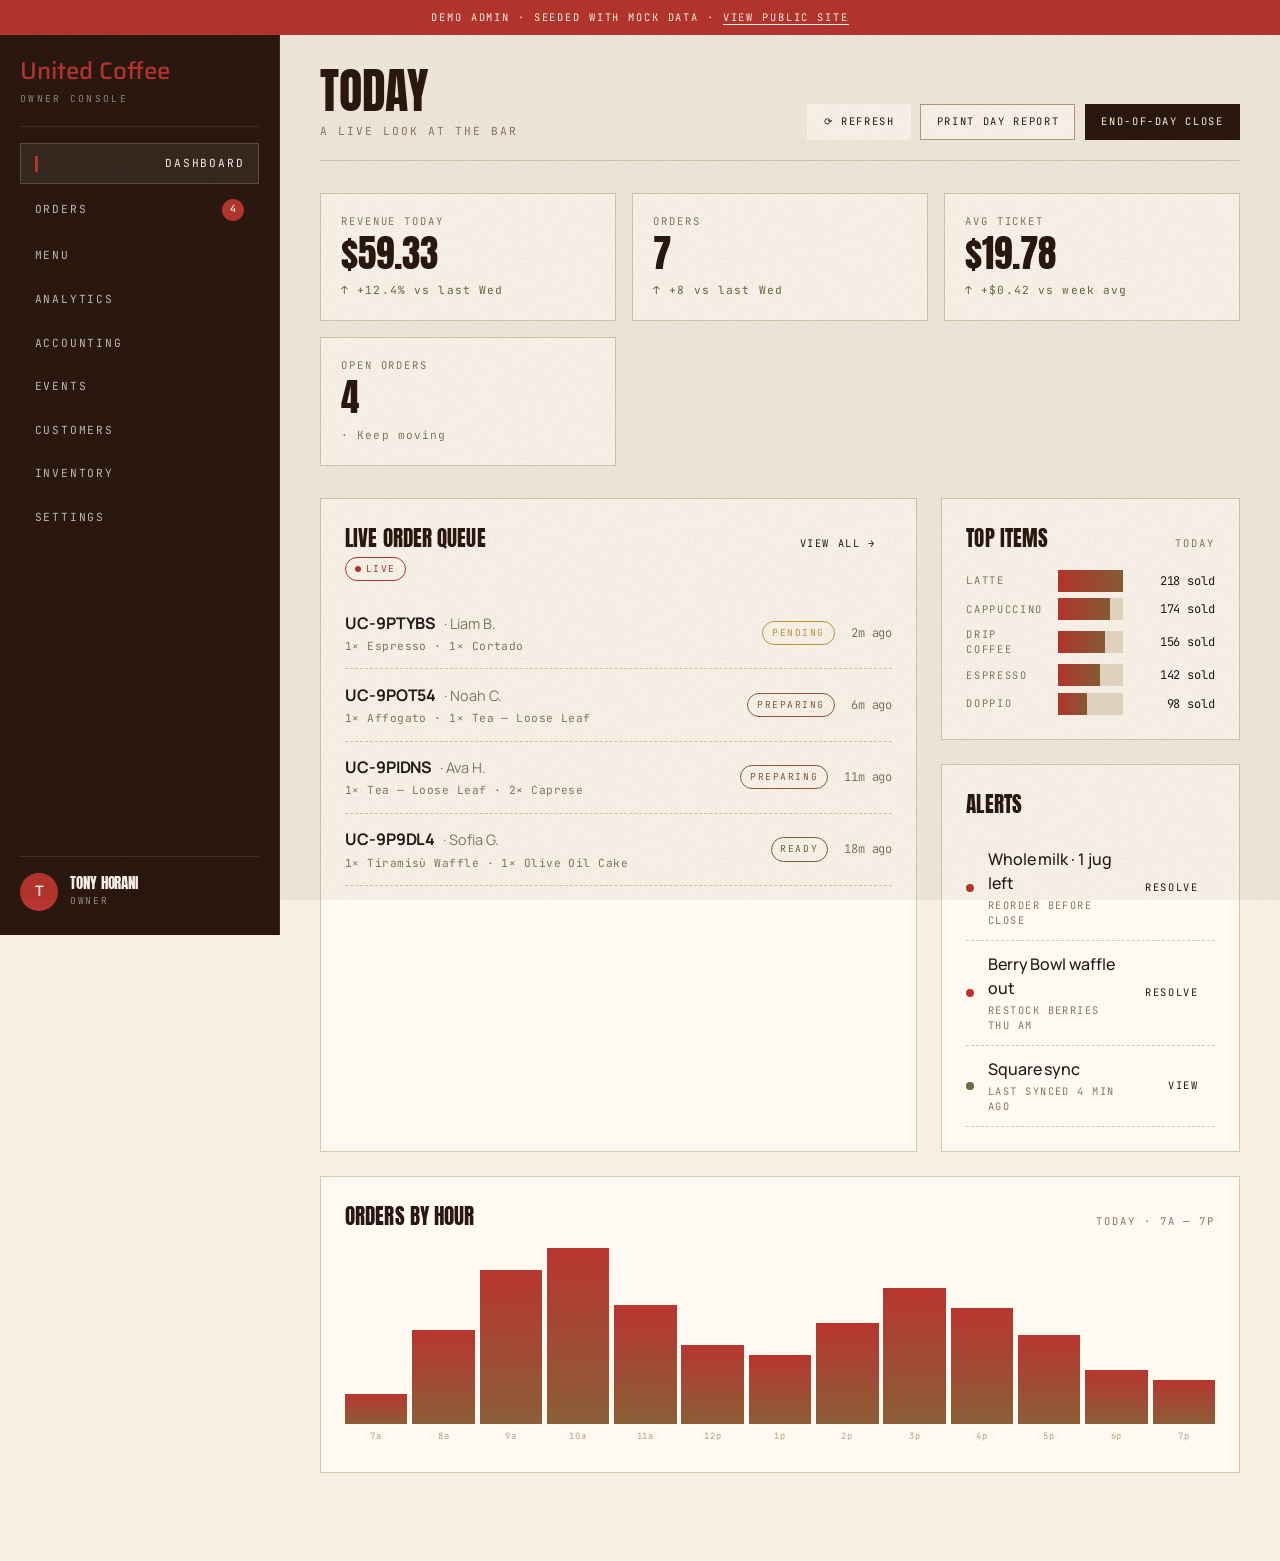
<file: admin.html>
<!DOCTYPE html>
<html lang="en">
<head>
<meta charset="UTF-8" />
<meta name="viewport" content="width=device-width, initial-scale=1.0" />
<title>Admin — United Coffee</title>
<meta name="description" content="Demo admin workspace for United Coffee — orders, menu, analytics, accounting, events." />
<meta name="robots" content="noindex" />

<link rel="preconnect" href="https://fonts.googleapis.com" />
<link rel="preconnect" href="https://fonts.gstatic.com" crossorigin />
<link href="https://fonts.googleapis.com/css2?family=Anton&family=Cormorant+Garamond:ital,wght@0,400;1,400;1,500&family=Manrope:wght@200;300;400;500;600&family=JetBrains+Mono:wght@400;500&family=Saira:wght@500&display=swap" rel="stylesheet" />
<link rel="stylesheet" href="styles/globals.css" />
<link rel="icon" href="data:image/svg+xml,%3Csvg xmlns='http://www.w3.org/2000/svg' viewBox='0 0 100 100'%3E%3Crect width='100' height='100' fill='%232A1810'/%3E%3Ctext x='50' y='72' text-anchor='middle' font-family='Anton,Impact' font-size='80' fill='%23B8362F'%3EU%3C/text%3E%3C/svg%3E" />
</head>
<body>

<div class="demo-banner">
  Demo admin · seeded with mock data · <a href="index.html">view public site</a>
</div>

<div class="admin-shell">

  <!-- Sidebar -->
  <aside class="admin-sidebar">
    <div class="admin-brand">
      <div class="admin-logo">United Coffee</div>
      <div class="admin-eyebrow">Owner Console</div>
    </div>

    <nav class="admin-nav" id="adminNav">
      <button class="admin-nav-btn is-active" data-tab="dashboard">
        <span>Dashboard</span>
      </button>
      <button class="admin-nav-btn" data-tab="orders">
        <span>Orders</span>
        <span class="admin-nav-badge" id="ordersBadge">0</span>
      </button>
      <button class="admin-nav-btn" data-tab="menu">
        <span>Menu</span>
      </button>
      <button class="admin-nav-btn" data-tab="analytics">
        <span>Analytics</span>
      </button>
      <button class="admin-nav-btn" data-tab="accounting">
        <span>Accounting</span>
      </button>
      <button class="admin-nav-btn" data-tab="events">
        <span>Events</span>
      </button>
      <button class="admin-nav-btn" data-tab="customers">
        <span>Customers</span>
      </button>
      <button class="admin-nav-btn" data-tab="inventory">
        <span>Inventory</span>
      </button>
      <button class="admin-nav-btn" data-tab="settings">
        <span>Settings</span>
      </button>
    </nav>

    <div class="admin-user">
      <div class="admin-user-avatar">T</div>
      <div>
        <div class="admin-user-name">Tony Horani</div>
        <div class="admin-user-role">Owner</div>
      </div>
    </div>
  </aside>

  <!-- Content -->
  <main class="admin-content">
    <section class="admin-tab is-active" data-panel="dashboard" id="panelDashboard"></section>
    <section class="admin-tab" data-panel="orders" id="panelOrders"></section>
    <section class="admin-tab" data-panel="menu" id="panelMenu"></section>
    <section class="admin-tab" data-panel="analytics" id="panelAnalytics"></section>
    <section class="admin-tab" data-panel="accounting" id="panelAccounting"></section>
    <section class="admin-tab" data-panel="events" id="panelEvents"></section>
    <section class="admin-tab" data-panel="customers" id="panelCustomers"></section>
    <section class="admin-tab" data-panel="inventory" id="panelInventory"></section>
    <section class="admin-tab" data-panel="settings" id="panelSettings"></section>
  </main>
</div>

<script src="scripts/admin.js" defer></script>
</body>
</html>
</file>
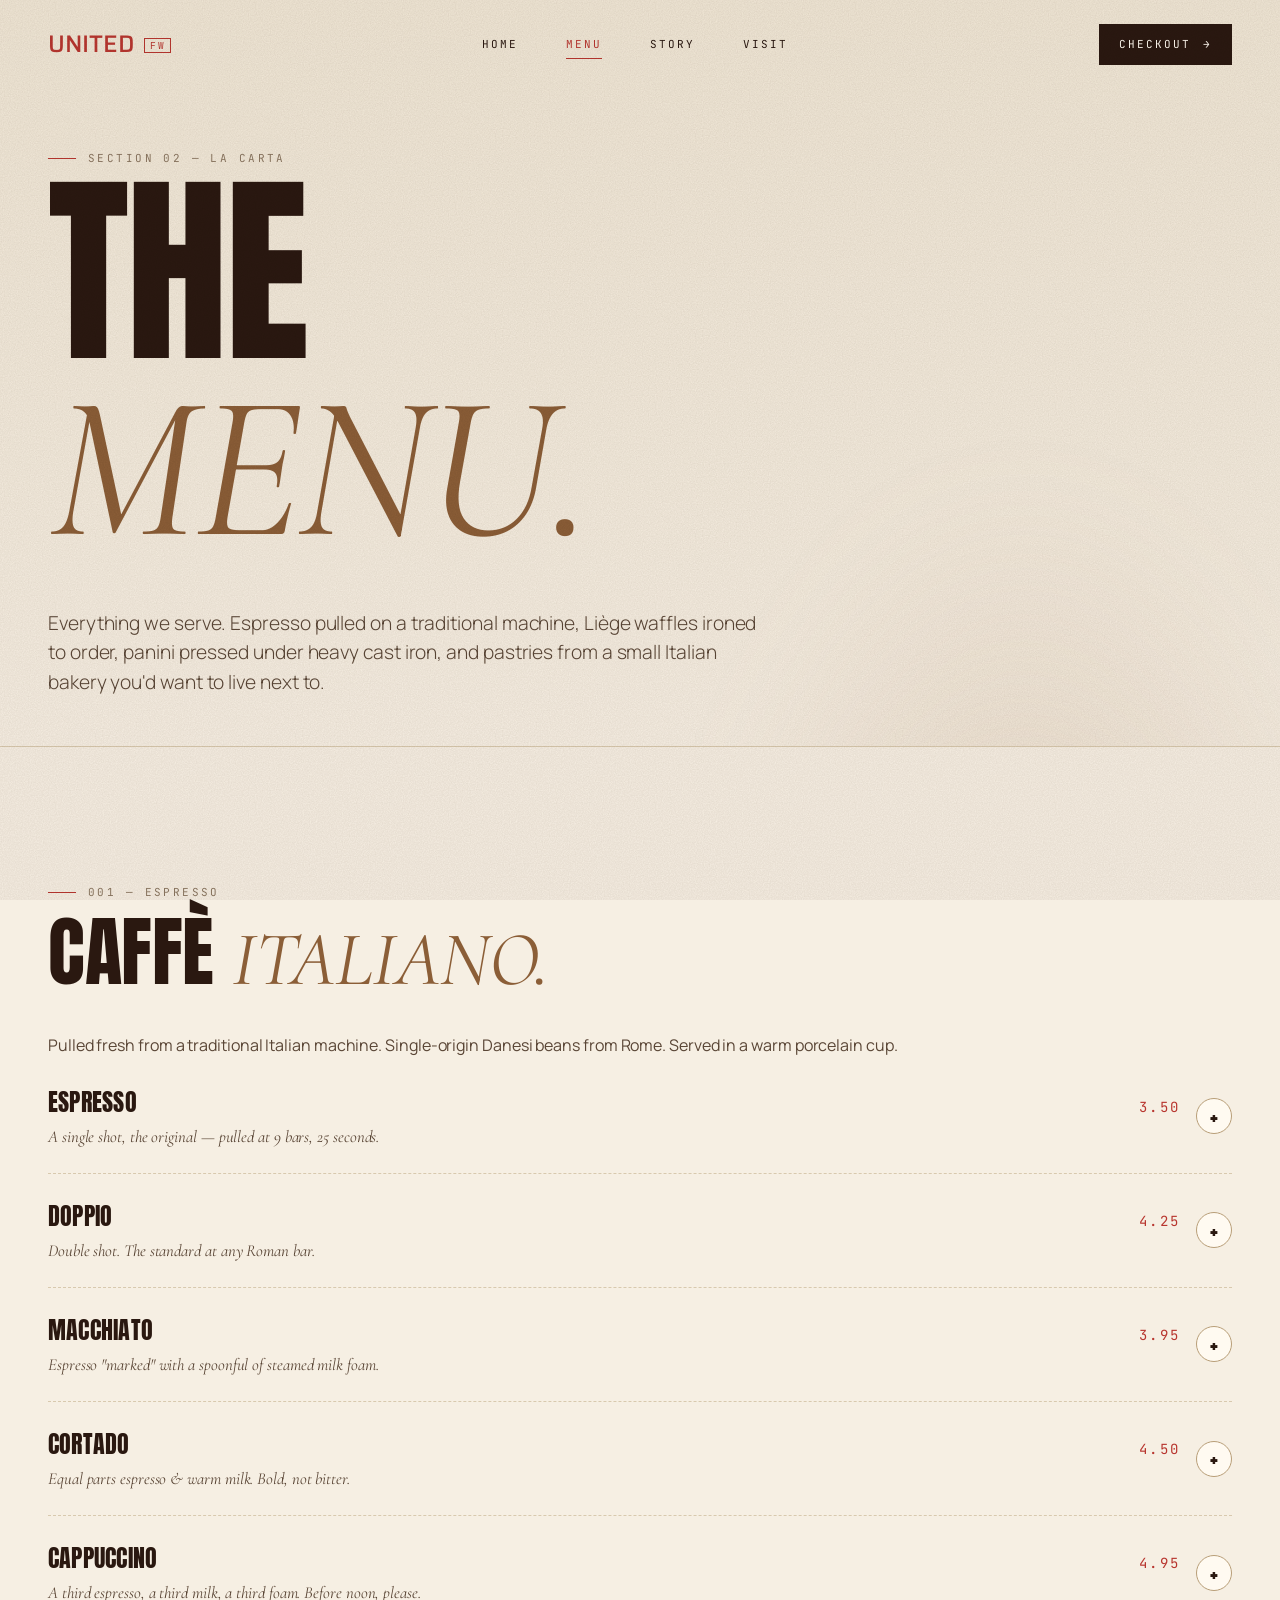
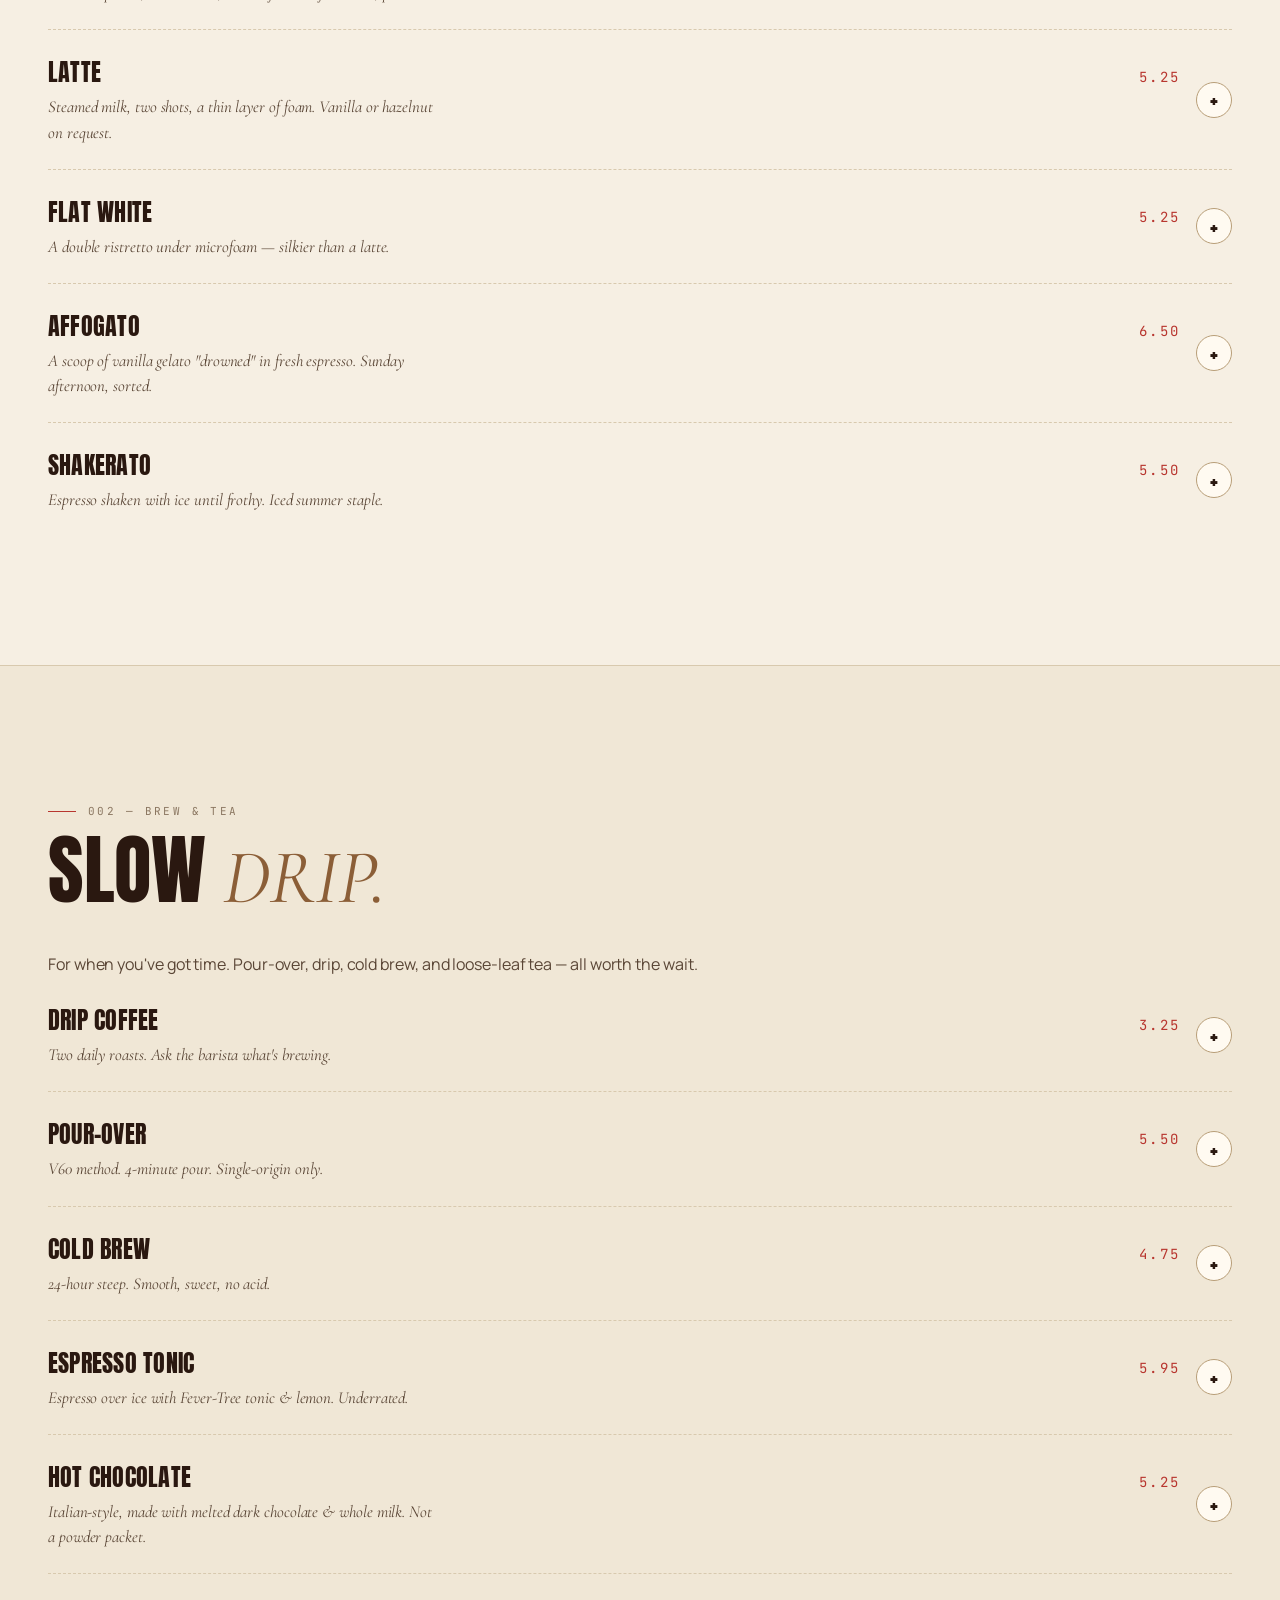
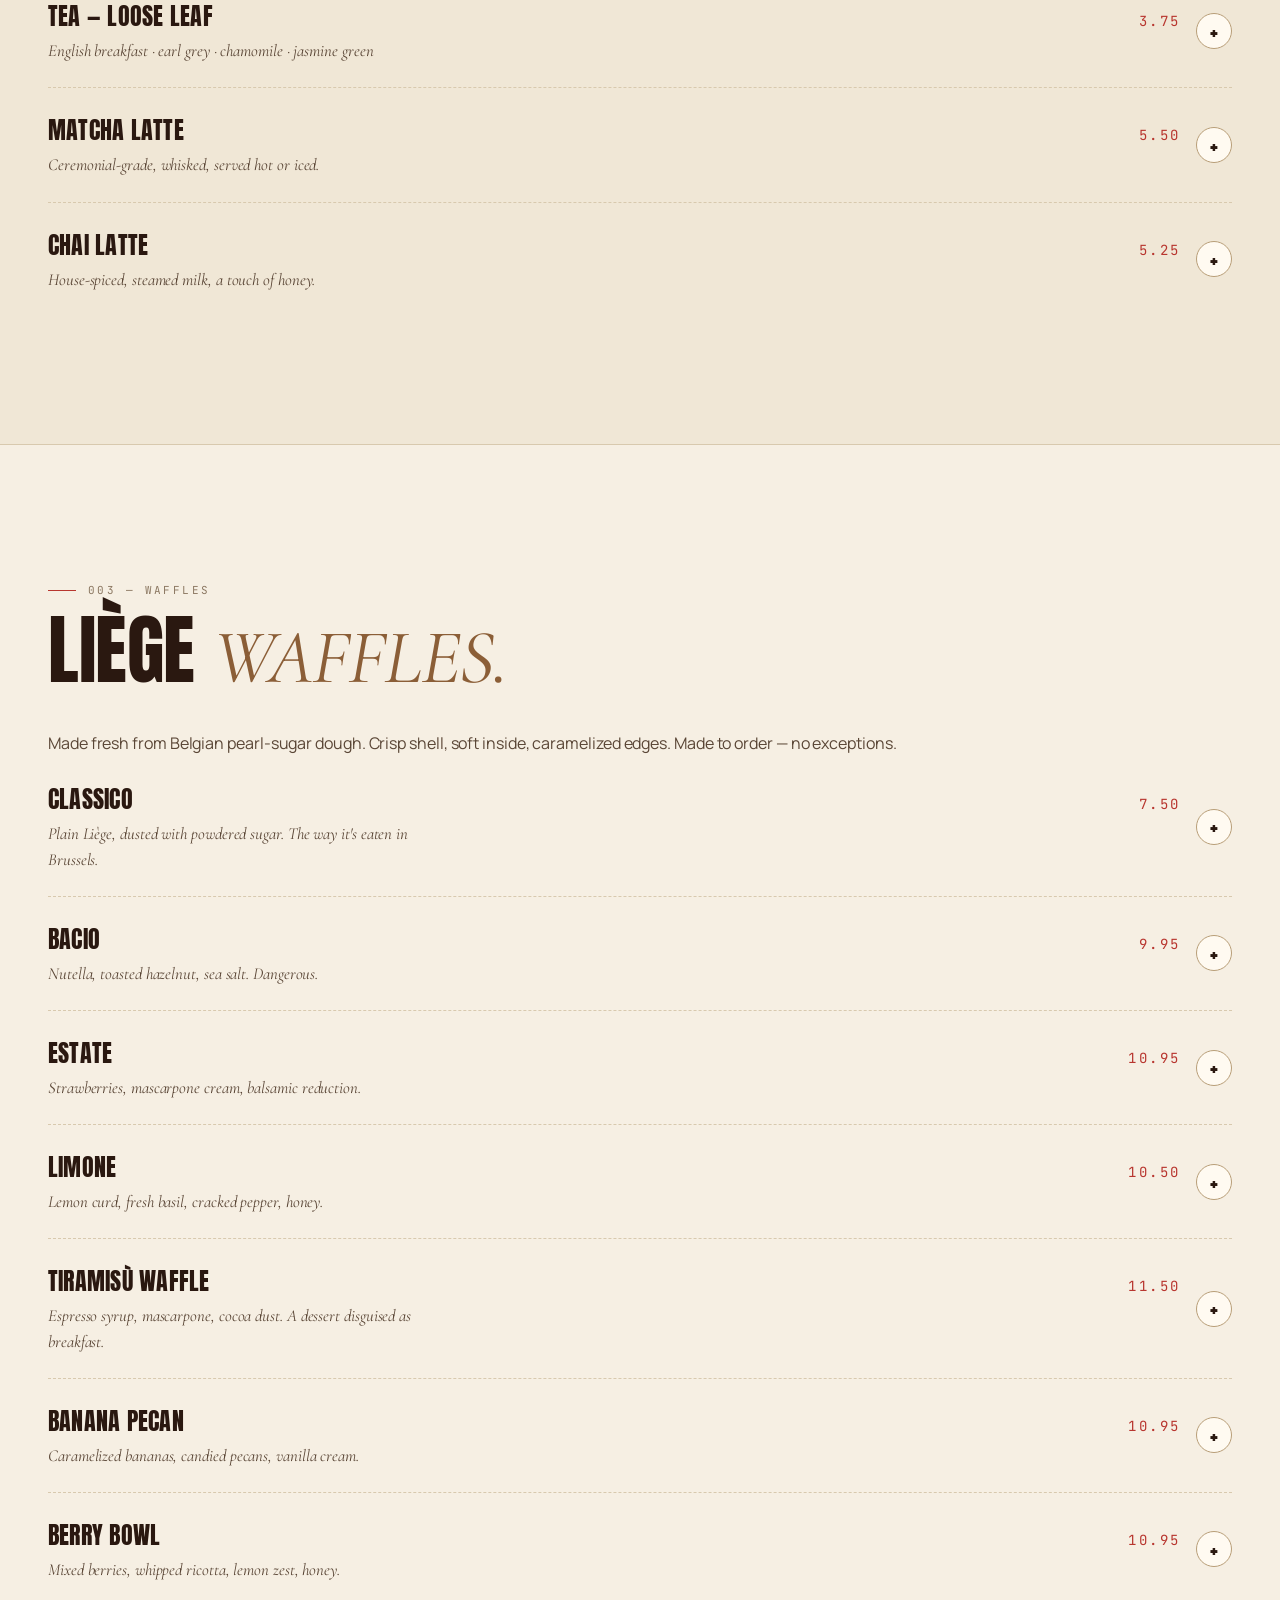
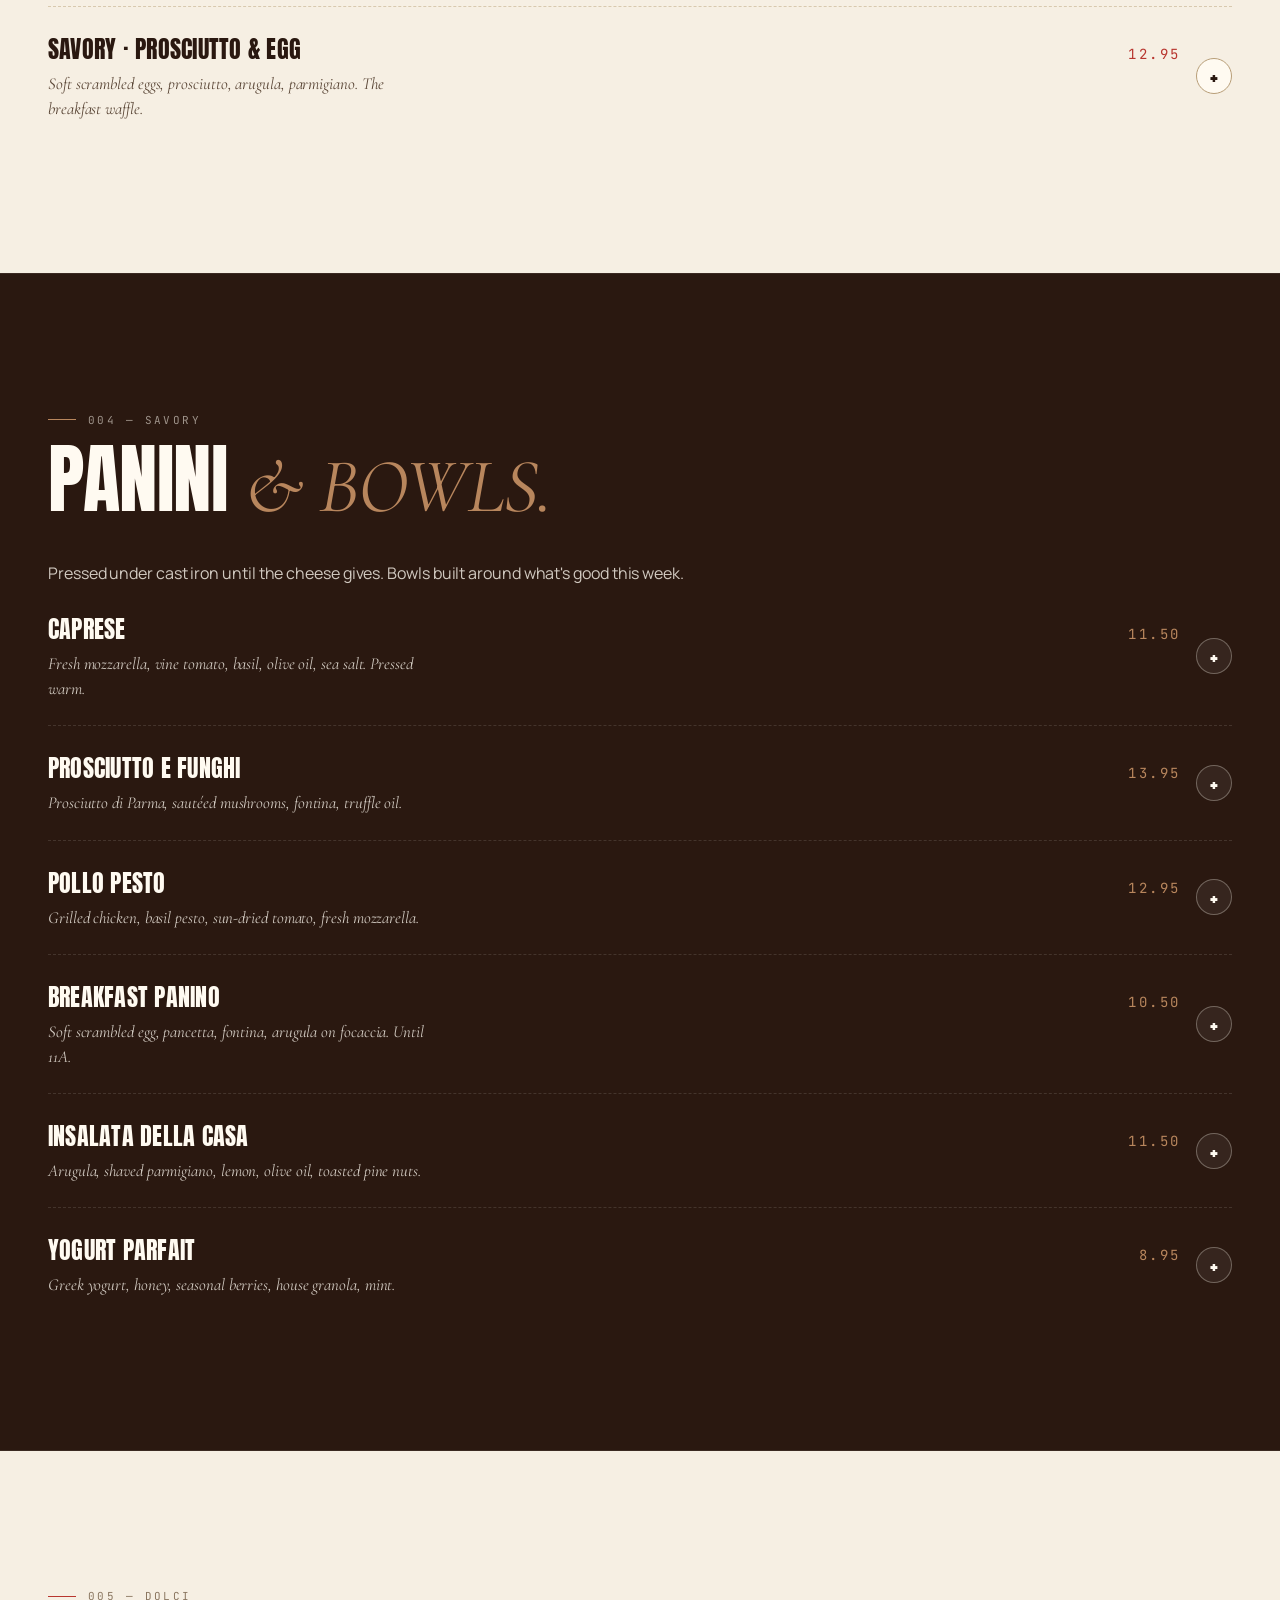
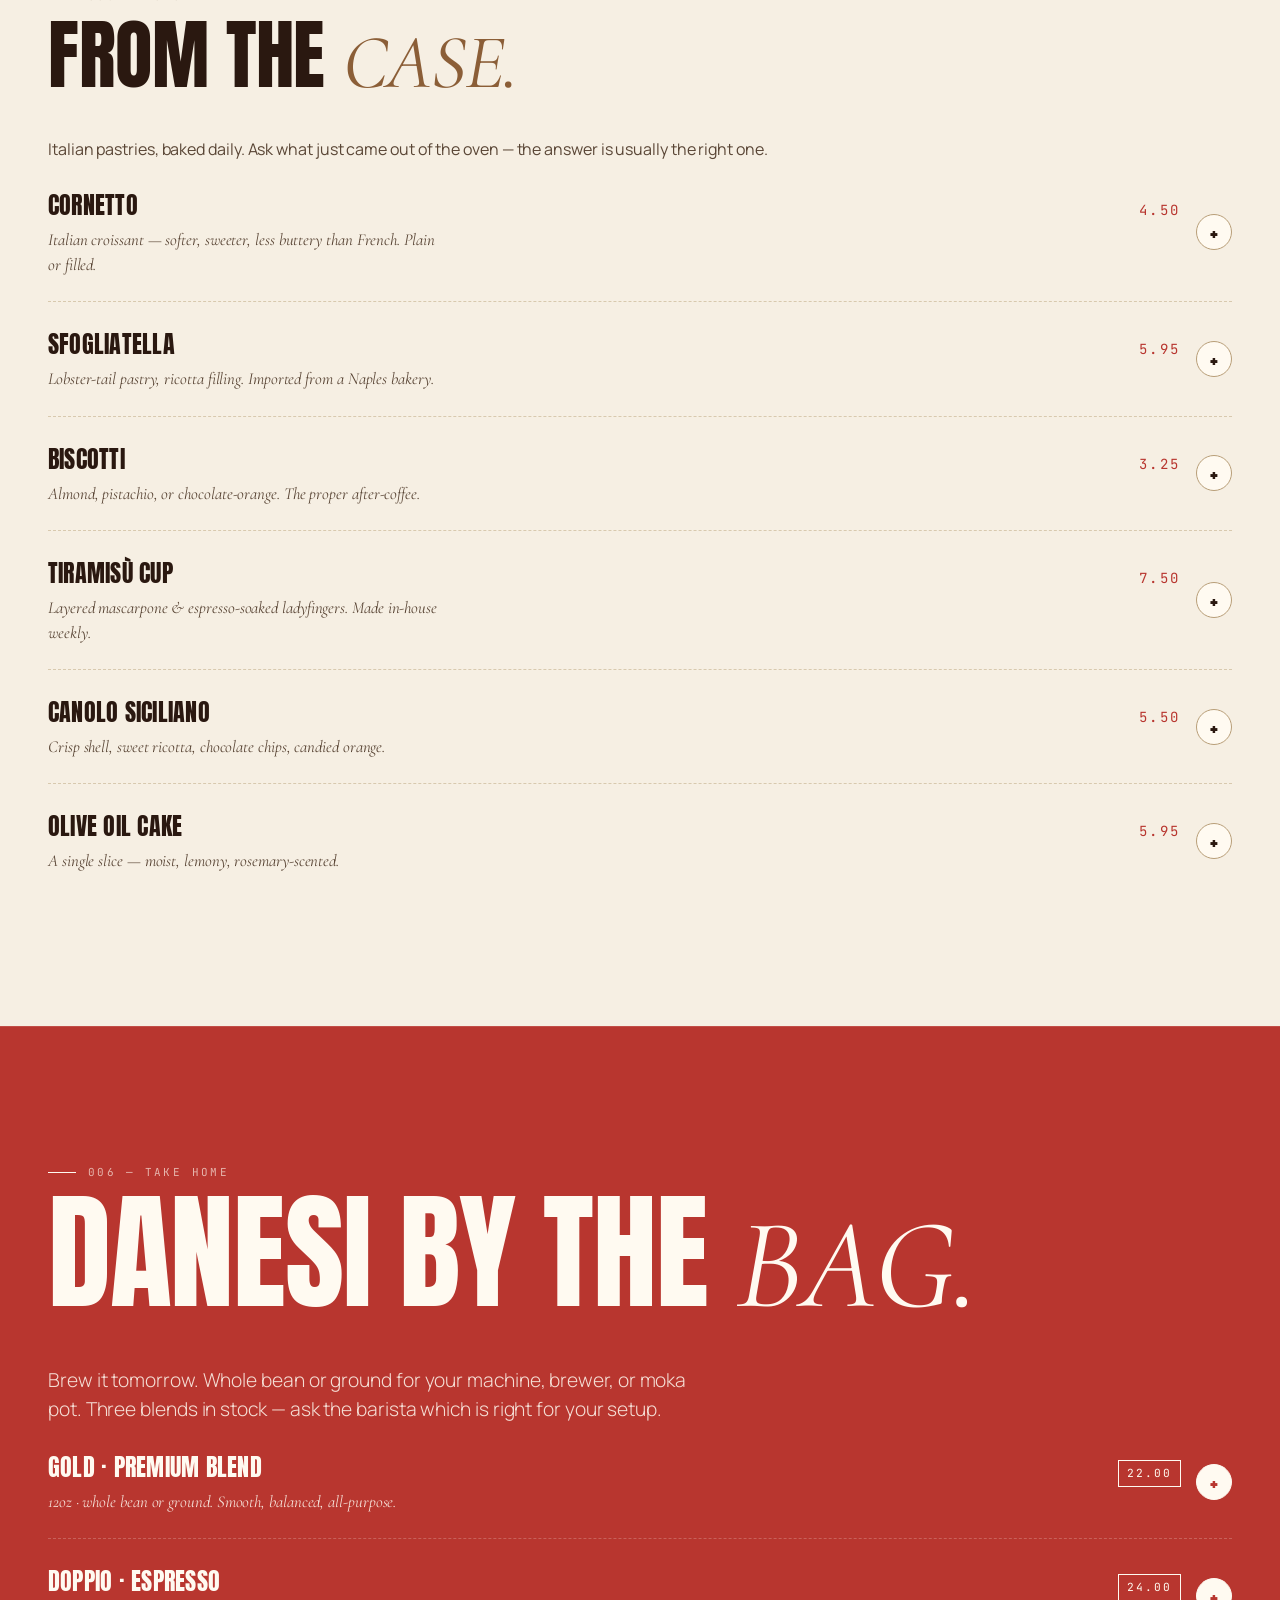
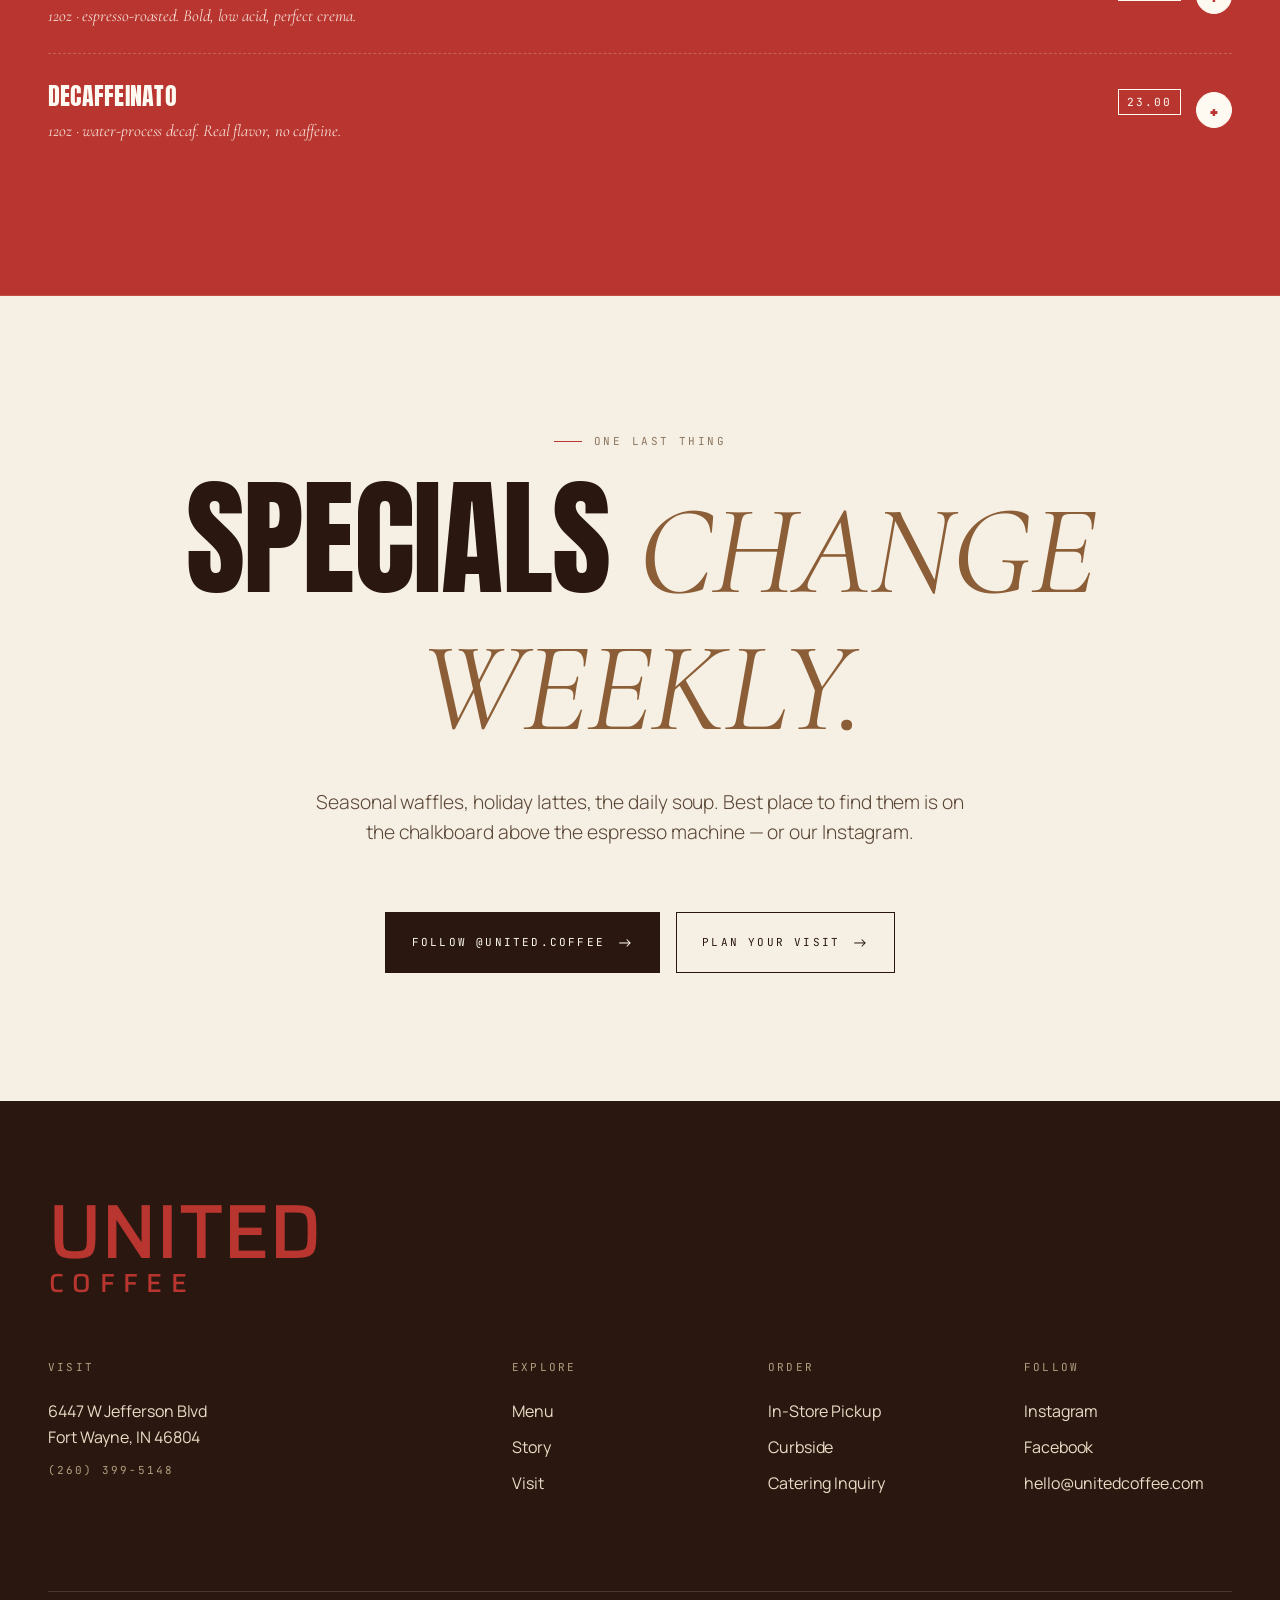
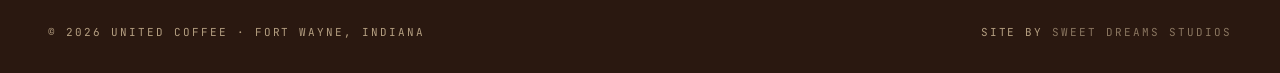
<file: menu.html>
<!DOCTYPE html>
<html lang="en">
<head>
<meta charset="UTF-8" />
<meta name="viewport" content="width=device-width, initial-scale=1.0" />
<title>Menu — United Coffee | Fort Wayne</title>
<meta name="description" content="The full menu at United Coffee — Italian espresso drinks, Belgian Liège waffles, panini, and pastries. Made fresh daily on West Jefferson." />
<link rel="preconnect" href="https://fonts.googleapis.com" />
<link rel="preconnect" href="https://fonts.gstatic.com" crossorigin />
<link href="https://fonts.googleapis.com/css2?family=Anton&family=Cormorant+Garamond:ital,wght@0,400;1,400;1,500&family=Manrope:wght@200;300;400;500;600&family=JetBrains+Mono:wght@400;500&family=Saira:wght@500&display=swap" rel="stylesheet" />
<link rel="stylesheet" href="styles/globals.css" />
<link rel="icon" href="data:image/svg+xml,%3Csvg xmlns='http://www.w3.org/2000/svg' viewBox='0 0 100 100'%3E%3Crect width='100' height='100' fill='%23F6EFE3'/%3E%3Ctext x='50' y='72' text-anchor='middle' font-family='Anton,Impact' font-size='80' fill='%23B8362F'%3EU%3C/text%3E%3C/svg%3E" />
</head>
<body>

<nav class="nav" id="nav">
  <a href="index.html" class="nav-brand">UNITED</a>
  <div class="nav-links" id="navLinks">
    <a href="index.html" class="nav-link">Home</a>
    <a href="menu.html" class="nav-link" aria-current="page">Menu</a>
    <a href="story.html" class="nav-link">Story</a>
    <a href="visit.html" class="nav-link">Visit</a>
  </div>
  <a href="order.html" class="nav-cta">Checkout <span aria-hidden="true">→</span></a>
  <button class="nav-toggle" id="navToggle" aria-label="Toggle menu">
    <span></span><span></span><span></span>
  </button>
</nav>

<header class="page-header">
  <div class="wrap">
    <span class="eyebrow" data-reveal>Section 02 — La Carta</span>
    <h1 class="h-mega mt-4" data-reveal data-delay="1">The<br /><span class="editorial text-crema-deep">menu.</span></h1>
    <p class="lead mt-6" data-reveal data-delay="2" style="max-width: 65ch;">
      Everything we serve. Espresso pulled on a traditional machine, Liège waffles ironed to order, panini pressed under heavy cast iron, and pastries from a small Italian bakery you'd want to live next to.
    </p>
  </div>
</header>

<!-- ESPRESSO -->
<section id="espresso" class="section">
  <div class="wrap">
    <div class="grid-12" style="gap: var(--gutter);">
      <div style="grid-column: 1 / span 4;" data-reveal>
        <span class="eyebrow">001 — Espresso</span>
        <h2 class="h-2 mt-4">Caffè <span class="editorial text-crema-deep">Italiano.</span></h2>
        <p class="text-soft mt-6" style="line-height: 1.7;">Pulled fresh from a traditional Italian machine. Single-origin Danesi beans from Rome. Served in a warm porcelain cup.</p>
      </div>
      <div style="grid-column: 5 / -1;">
        <div class="menu-row" data-reveal>
          <div>
            <div class="menu-row-name">Espresso</div>
            <div class="menu-row-desc">A single shot, the original — pulled at 9 bars, 25 seconds.</div>
          </div>
          <div class="menu-row-price">3.50</div>
        </div>
        <div class="menu-row" data-reveal>
          <div>
            <div class="menu-row-name">Doppio</div>
            <div class="menu-row-desc">Double shot. The standard at any Roman bar.</div>
          </div>
          <div class="menu-row-price">4.25</div>
        </div>
        <div class="menu-row" data-reveal>
          <div>
            <div class="menu-row-name">Macchiato</div>
            <div class="menu-row-desc">Espresso "marked" with a spoonful of steamed milk foam.</div>
          </div>
          <div class="menu-row-price">3.95</div>
        </div>
        <div class="menu-row" data-reveal>
          <div>
            <div class="menu-row-name">Cortado</div>
            <div class="menu-row-desc">Equal parts espresso &amp; warm milk. Bold, not bitter.</div>
          </div>
          <div class="menu-row-price">4.50</div>
        </div>
        <div class="menu-row" data-reveal>
          <div>
            <div class="menu-row-name">Cappuccino</div>
            <div class="menu-row-desc">A third espresso, a third milk, a third foam. Before noon, please.</div>
          </div>
          <div class="menu-row-price">4.95</div>
        </div>
        <div class="menu-row" data-reveal>
          <div>
            <div class="menu-row-name">Latte</div>
            <div class="menu-row-desc">Steamed milk, two shots, a thin layer of foam. Vanilla or hazelnut on request.</div>
          </div>
          <div class="menu-row-price">5.25</div>
        </div>
        <div class="menu-row" data-reveal>
          <div>
            <div class="menu-row-name">Flat White</div>
            <div class="menu-row-desc">A double ristretto under microfoam — silkier than a latte.</div>
          </div>
          <div class="menu-row-price">5.25</div>
        </div>
        <div class="menu-row" data-reveal>
          <div>
            <div class="menu-row-name">Affogato</div>
            <div class="menu-row-desc">A scoop of vanilla gelato "drowned" in fresh espresso. Sunday afternoon, sorted.</div>
          </div>
          <div class="menu-row-price">6.50</div>
        </div>
        <div class="menu-row" data-reveal>
          <div>
            <div class="menu-row-name">Shakerato</div>
            <div class="menu-row-desc">Espresso shaken with ice until frothy. Iced summer staple.</div>
          </div>
          <div class="menu-row-price">5.50</div>
        </div>
      </div>
    </div>
  </div>
</section>

<!-- DRIP / TEA -->
<section id="brew-tea" class="section" style="background: var(--bg-1); border-block: 1px solid var(--border);">
  <div class="wrap">
    <div class="grid-12" style="gap: var(--gutter);">
      <div style="grid-column: 1 / span 4;" data-reveal>
        <span class="eyebrow">002 — Brew &amp; Tea</span>
        <h2 class="h-2 mt-4">Slow <span class="editorial text-crema-deep">drip.</span></h2>
        <p class="text-soft mt-6" style="line-height: 1.7;">For when you've got time. Pour-over, drip, cold brew, and loose-leaf tea — all worth the wait.</p>
      </div>
      <div style="grid-column: 5 / -1;">
        <div class="menu-row" data-reveal>
          <div><div class="menu-row-name">Drip Coffee</div><div class="menu-row-desc">Two daily roasts. Ask the barista what's brewing.</div></div>
          <div class="menu-row-price">3.25</div>
        </div>
        <div class="menu-row" data-reveal>
          <div><div class="menu-row-name">Pour-Over</div><div class="menu-row-desc">V60 method. 4-minute pour. Single-origin only.</div></div>
          <div class="menu-row-price">5.50</div>
        </div>
        <div class="menu-row" data-reveal>
          <div><div class="menu-row-name">Cold Brew</div><div class="menu-row-desc">24-hour steep. Smooth, sweet, no acid.</div></div>
          <div class="menu-row-price">4.75</div>
        </div>
        <div class="menu-row" data-reveal>
          <div><div class="menu-row-name">Espresso Tonic</div><div class="menu-row-desc">Espresso over ice with Fever-Tree tonic &amp; lemon. Underrated.</div></div>
          <div class="menu-row-price">5.95</div>
        </div>
        <div class="menu-row" data-reveal>
          <div><div class="menu-row-name">Hot Chocolate</div><div class="menu-row-desc">Italian-style, made with melted dark chocolate &amp; whole milk. Not a powder packet.</div></div>
          <div class="menu-row-price">5.25</div>
        </div>
        <div class="menu-row" data-reveal>
          <div><div class="menu-row-name">Tea — Loose Leaf</div><div class="menu-row-desc">English breakfast · earl grey · chamomile · jasmine green</div></div>
          <div class="menu-row-price">3.75</div>
        </div>
        <div class="menu-row" data-reveal>
          <div><div class="menu-row-name">Matcha Latte</div><div class="menu-row-desc">Ceremonial-grade, whisked, served hot or iced.</div></div>
          <div class="menu-row-price">5.50</div>
        </div>
        <div class="menu-row" data-reveal>
          <div><div class="menu-row-name">Chai Latte</div><div class="menu-row-desc">House-spiced, steamed milk, a touch of honey.</div></div>
          <div class="menu-row-price">5.25</div>
        </div>
      </div>
    </div>
  </div>
</section>

<!-- WAFFLES -->
<section id="waffles" class="section">
  <div class="wrap">
    <div class="grid-12" style="gap: var(--gutter);">
      <div style="grid-column: 1 / span 4;" data-reveal>
        <span class="eyebrow">003 — Waffles</span>
        <h2 class="h-2 mt-4">Liège <span class="editorial text-crema-deep">waffles.</span></h2>
        <p class="text-soft mt-6" style="line-height: 1.7;">Made fresh from Belgian pearl-sugar dough. Crisp shell, soft inside, caramelized edges. Made to order — no exceptions.</p>
      </div>
      <div style="grid-column: 5 / -1;">
        <div class="menu-row" data-reveal>
          <div><div class="menu-row-name">Classico</div><div class="menu-row-desc">Plain Liège, dusted with powdered sugar. The way it's eaten in Brussels.</div></div>
          <div class="menu-row-price">7.50</div>
        </div>
        <div class="menu-row" data-reveal>
          <div><div class="menu-row-name">Bacio</div><div class="menu-row-desc">Nutella, toasted hazelnut, sea salt. Dangerous.</div></div>
          <div class="menu-row-price">9.95</div>
        </div>
        <div class="menu-row" data-reveal>
          <div><div class="menu-row-name">Estate</div><div class="menu-row-desc">Strawberries, mascarpone cream, balsamic reduction.</div></div>
          <div class="menu-row-price">10.95</div>
        </div>
        <div class="menu-row" data-reveal>
          <div><div class="menu-row-name">Limone</div><div class="menu-row-desc">Lemon curd, fresh basil, cracked pepper, honey.</div></div>
          <div class="menu-row-price">10.50</div>
        </div>
        <div class="menu-row" data-reveal>
          <div><div class="menu-row-name">Tiramisù Waffle</div><div class="menu-row-desc">Espresso syrup, mascarpone, cocoa dust. A dessert disguised as breakfast.</div></div>
          <div class="menu-row-price">11.50</div>
        </div>
        <div class="menu-row" data-reveal>
          <div><div class="menu-row-name">Banana Pecan</div><div class="menu-row-desc">Caramelized bananas, candied pecans, vanilla cream.</div></div>
          <div class="menu-row-price">10.95</div>
        </div>
        <div class="menu-row" data-reveal>
          <div><div class="menu-row-name">Berry Bowl</div><div class="menu-row-desc">Mixed berries, whipped ricotta, lemon zest, honey.</div></div>
          <div class="menu-row-price">10.95</div>
        </div>
        <div class="menu-row" data-reveal>
          <div><div class="menu-row-name">Savory · Prosciutto &amp; Egg</div><div class="menu-row-desc">Soft scrambled eggs, prosciutto, arugula, parmigiano. The breakfast waffle.</div></div>
          <div class="menu-row-price">12.95</div>
        </div>
      </div>
    </div>
  </div>
</section>

<!-- PANINI / SAVORY — espresso dark, like the lunch board -->
<section id="savory" class="section section-espresso">
  <div class="wrap">
    <div class="grid-12" style="gap: var(--gutter);">
      <div style="grid-column: 1 / span 4;" data-reveal>
        <span class="eyebrow">004 — Savory</span>
        <h2 class="h-2 mt-4">Panini <span class="editorial text-crema-deep">&amp; bowls.</span></h2>
        <p class="text-soft mt-6" style="line-height: 1.7;">Pressed under cast iron until the cheese gives. Bowls built around what's good this week.</p>
      </div>
      <div style="grid-column: 5 / -1;">
        <div class="menu-row" data-reveal>
          <div><div class="menu-row-name">Caprese</div><div class="menu-row-desc">Fresh mozzarella, vine tomato, basil, olive oil, sea salt. Pressed warm.</div></div>
          <div class="menu-row-price">11.50</div>
        </div>
        <div class="menu-row" data-reveal>
          <div><div class="menu-row-name">Prosciutto e Funghi</div><div class="menu-row-desc">Prosciutto di Parma, sautéed mushrooms, fontina, truffle oil.</div></div>
          <div class="menu-row-price">13.95</div>
        </div>
        <div class="menu-row" data-reveal>
          <div><div class="menu-row-name">Pollo Pesto</div><div class="menu-row-desc">Grilled chicken, basil pesto, sun-dried tomato, fresh mozzarella.</div></div>
          <div class="menu-row-price">12.95</div>
        </div>
        <div class="menu-row" data-reveal>
          <div><div class="menu-row-name">Breakfast Panino</div><div class="menu-row-desc">Soft scrambled egg, pancetta, fontina, arugula on focaccia. Until 11A.</div></div>
          <div class="menu-row-price">10.50</div>
        </div>
        <div class="menu-row" data-reveal>
          <div><div class="menu-row-name">Insalata della Casa</div><div class="menu-row-desc">Arugula, shaved parmigiano, lemon, olive oil, toasted pine nuts.</div></div>
          <div class="menu-row-price">11.50</div>
        </div>
        <div class="menu-row" data-reveal>
          <div><div class="menu-row-name">Yogurt Parfait</div><div class="menu-row-desc">Greek yogurt, honey, seasonal berries, house granola, mint.</div></div>
          <div class="menu-row-price">8.95</div>
        </div>
      </div>
    </div>
  </div>
</section>

<!-- PASTRIES / DOLCI -->
<section id="dolci" class="section">
  <div class="wrap">
    <div class="grid-12" style="gap: var(--gutter);">
      <div style="grid-column: 1 / span 4;" data-reveal>
        <span class="eyebrow">005 — Dolci</span>
        <h2 class="h-2 mt-4">From the <span class="editorial text-crema-deep">case.</span></h2>
        <p class="text-soft mt-6" style="line-height: 1.7;">Italian pastries, baked daily. Ask what just came out of the oven — the answer is usually the right one.</p>
      </div>
      <div style="grid-column: 5 / -1;">
        <div class="menu-row" data-reveal>
          <div><div class="menu-row-name">Cornetto</div><div class="menu-row-desc">Italian croissant — softer, sweeter, less buttery than French. Plain or filled.</div></div>
          <div class="menu-row-price">4.50</div>
        </div>
        <div class="menu-row" data-reveal>
          <div><div class="menu-row-name">Sfogliatella</div><div class="menu-row-desc">Lobster-tail pastry, ricotta filling. Imported from a Naples bakery.</div></div>
          <div class="menu-row-price">5.95</div>
        </div>
        <div class="menu-row" data-reveal>
          <div><div class="menu-row-name">Biscotti</div><div class="menu-row-desc">Almond, pistachio, or chocolate-orange. The proper after-coffee.</div></div>
          <div class="menu-row-price">3.25</div>
        </div>
        <div class="menu-row" data-reveal>
          <div><div class="menu-row-name">Tiramisù Cup</div><div class="menu-row-desc">Layered mascarpone &amp; espresso-soaked ladyfingers. Made in-house weekly.</div></div>
          <div class="menu-row-price">7.50</div>
        </div>
        <div class="menu-row" data-reveal>
          <div><div class="menu-row-name">Canolo Siciliano</div><div class="menu-row-desc">Crisp shell, sweet ricotta, chocolate chips, candied orange.</div></div>
          <div class="menu-row-price">5.50</div>
        </div>
        <div class="menu-row" data-reveal>
          <div><div class="menu-row-name">Olive Oil Cake</div><div class="menu-row-desc">A single slice — moist, lemony, rosemary-scented.</div></div>
          <div class="menu-row-price">5.95</div>
        </div>
      </div>
    </div>
  </div>
</section>

<!-- BEANS TO GO — rosso, the take-home product feature -->
<section id="beans" class="section section-rosso">
  <div class="wrap">
    <div class="grid-12" style="align-items: center; gap: var(--s-9);">
      <div style="grid-column: 1 / span 6;" data-reveal>
        <span class="eyebrow">006 — Take Home</span>
        <h2 class="h-1 mt-4">Danesi by the <span class="editorial text-crema-deep">bag.</span></h2>
        <p class="lead mt-6">
          Brew it tomorrow. Whole bean or ground for your machine, brewer, or moka pot. Three blends in stock — ask the barista which is right for your setup.
        </p>
      </div>
      <div style="grid-column: 7 / -1;">
        <div class="menu-row" data-reveal>
          <div><div class="menu-row-name">Gold · Premium Blend</div><div class="menu-row-desc">12oz · whole bean or ground. Smooth, balanced, all-purpose.</div></div>
          <div class="menu-row-price">22.00</div>
        </div>
        <div class="menu-row" data-reveal>
          <div><div class="menu-row-name">Doppio · Espresso</div><div class="menu-row-desc">12oz · espresso-roasted. Bold, low acid, perfect crema.</div></div>
          <div class="menu-row-price">24.00</div>
        </div>
        <div class="menu-row" data-reveal>
          <div><div class="menu-row-name">Decaffeinato</div><div class="menu-row-desc">12oz · water-process decaf. Real flavor, no caffeine.</div></div>
          <div class="menu-row-price">23.00</div>
        </div>
      </div>
    </div>
  </div>
</section>

<!-- CTA -->
<section class="section" style="padding: clamp(5rem, 10vw, 9rem) 0;">
  <div class="wrap center">
    <span class="eyebrow" data-reveal>One Last Thing</span>
    <h2 class="h-1 mt-6" data-reveal data-delay="1">
      Specials <span class="editorial text-crema-deep">change weekly.</span>
    </h2>
    <p class="lead mt-6" style="margin-inline: auto;" data-reveal data-delay="2">
      Seasonal waffles, holiday lattes, the daily soup. Best place to find them is on the chalkboard above the espresso machine — or our Instagram.
    </p>
    <div class="mt-8 flex gap-4" style="justify-content: center; flex-wrap: wrap;" data-reveal data-delay="3">
      <a href="https://instagram.com/united.coffee" target="_blank" rel="noopener" class="btn btn-primary btn-arrow">Follow @united.coffee</a>
      <a href="visit.html" class="btn btn-arrow">Plan Your Visit</a>
    </div>
  </div>
</section>

<!-- Footer -->
<footer class="footer">
  <div class="wrap">
    <div class="logo-lockup footer-brand" style="font-size: clamp(2.8rem, 6vw, 5rem);">
      <span class="logo-united">United</span>
      <span class="logo-coffee">Coffee</span>
    </div>
    <div class="footer-grid mt-8">
      <div class="footer-col">
        <h4>Visit</h4>
        <p style="line-height:1.6;">
          6447 W Jefferson Blvd<br />
          Fort Wayne, IN 46804<br />
          <span class="mono mt-3" style="display:inline-block; color: var(--text-faint);">(260) 399-5148</span>
        </p>
      </div>
      <div class="footer-col">
        <h4>Explore</h4>
        <ul>
          <li><a href="menu.html">Menu</a></li>
          <li><a href="story.html">Story</a></li>
          <li><a href="visit.html">Visit</a></li>
        </ul>
      </div>
      <div class="footer-col">
        <h4>Order</h4>
        <ul>
          <li><a href="visit.html">In-Store Pickup</a></li>
          <li><a href="visit.html">Curbside</a></li>
          <li><a href="visit.html">Catering Inquiry</a></li>
        </ul>
      </div>
      <div class="footer-col">
        <h4>Follow</h4>
        <ul>
          <li><a href="https://instagram.com/united.coffee" target="_blank" rel="noopener">Instagram</a></li>
          <li><a href="https://www.facebook.com/unitedcoffee.fw/" target="_blank" rel="noopener">Facebook</a></li>
          <li><a href="mailto:hello@unitedcoffee.com">hello@unitedcoffee.com</a></li>
        </ul>
      </div>
    </div>
    <div class="footer-bottom">
      <span>© <span data-year>2026</span> United Coffee · Fort Wayne, Indiana</span>
      <span>Site by <a href="https://sweetdreamsmusic.com" target="_blank" rel="noopener">Sweet Dreams Studios</a></span>
    </div>
  </div>
</footer>

<!-- Customize sheet (modifiers) -->
<div class="customize-overlay" id="customizeOverlay" aria-hidden="true"></div>
<aside class="customize-sheet" id="customizeSheet" role="dialog" aria-label="Customize your order">
  <div class="customize-header">
    <div>
      <div class="customize-name" id="customizeName">Item</div>
      <div class="customize-base" id="customizeBase">Starting at $0.00</div>
    </div>
    <button class="customize-close" id="customizeClose" aria-label="Close">✕</button>
  </div>
  <div class="customize-body" id="customizeBody"></div>
  <div class="customize-footer">
    <button class="customize-add" id="customizeAdd" type="button">
      <span>Add to Order</span>
      <span class="customize-add-price" id="customizeAddPrice">$0.00</span>
    </button>
    <p class="cart-note" style="margin: 0;">Demo upsells · live site uses Square modifiers</p>
  </div>
</aside>

<!-- Cart FAB -->
<button class="cart-fab" id="cartFab" aria-label="View your order">
  <span>BAG</span>
  <span class="cart-fab-count" id="cartFabCount">0</span>
</button>

<!-- Cart overlay + drawer -->
<div class="cart-overlay" id="cartOverlay" aria-hidden="true"></div>
<aside class="cart-drawer" id="cartDrawer" aria-label="Your order" role="dialog">
  <div class="cart-header">
    <div>
      <div class="cart-title">Your order</div>
      <div style="font-family: var(--font-mono); font-size: 0.65rem; letter-spacing: 0.2em; text-transform: uppercase; color: var(--text-dim); margin-top: 0.25rem;">Pickup · ready in 15–20 min</div>
    </div>
    <button class="cart-close" id="cartClose" aria-label="Close cart">✕</button>
  </div>
  <div class="cart-body" id="cartBody"></div>
  <div class="cart-footer" id="cartFooter">
    <div class="cart-total">
      <span class="cart-total-label">Subtotal</span>
      <span class="cart-total-amount" id="cartTotal">$0.00</span>
    </div>
    <a href="order.html" class="btn btn-primary btn-arrow" style="width: 100%; justify-content: center;">Checkout</a>
    <p class="cart-note">Demo only · prices are illustrative · pay at pickup</p>
  </div>
</aside>

<script src="scripts/main.js" defer></script>
<script src="scripts/cart.js" defer></script>
</body>
</html>
</file>
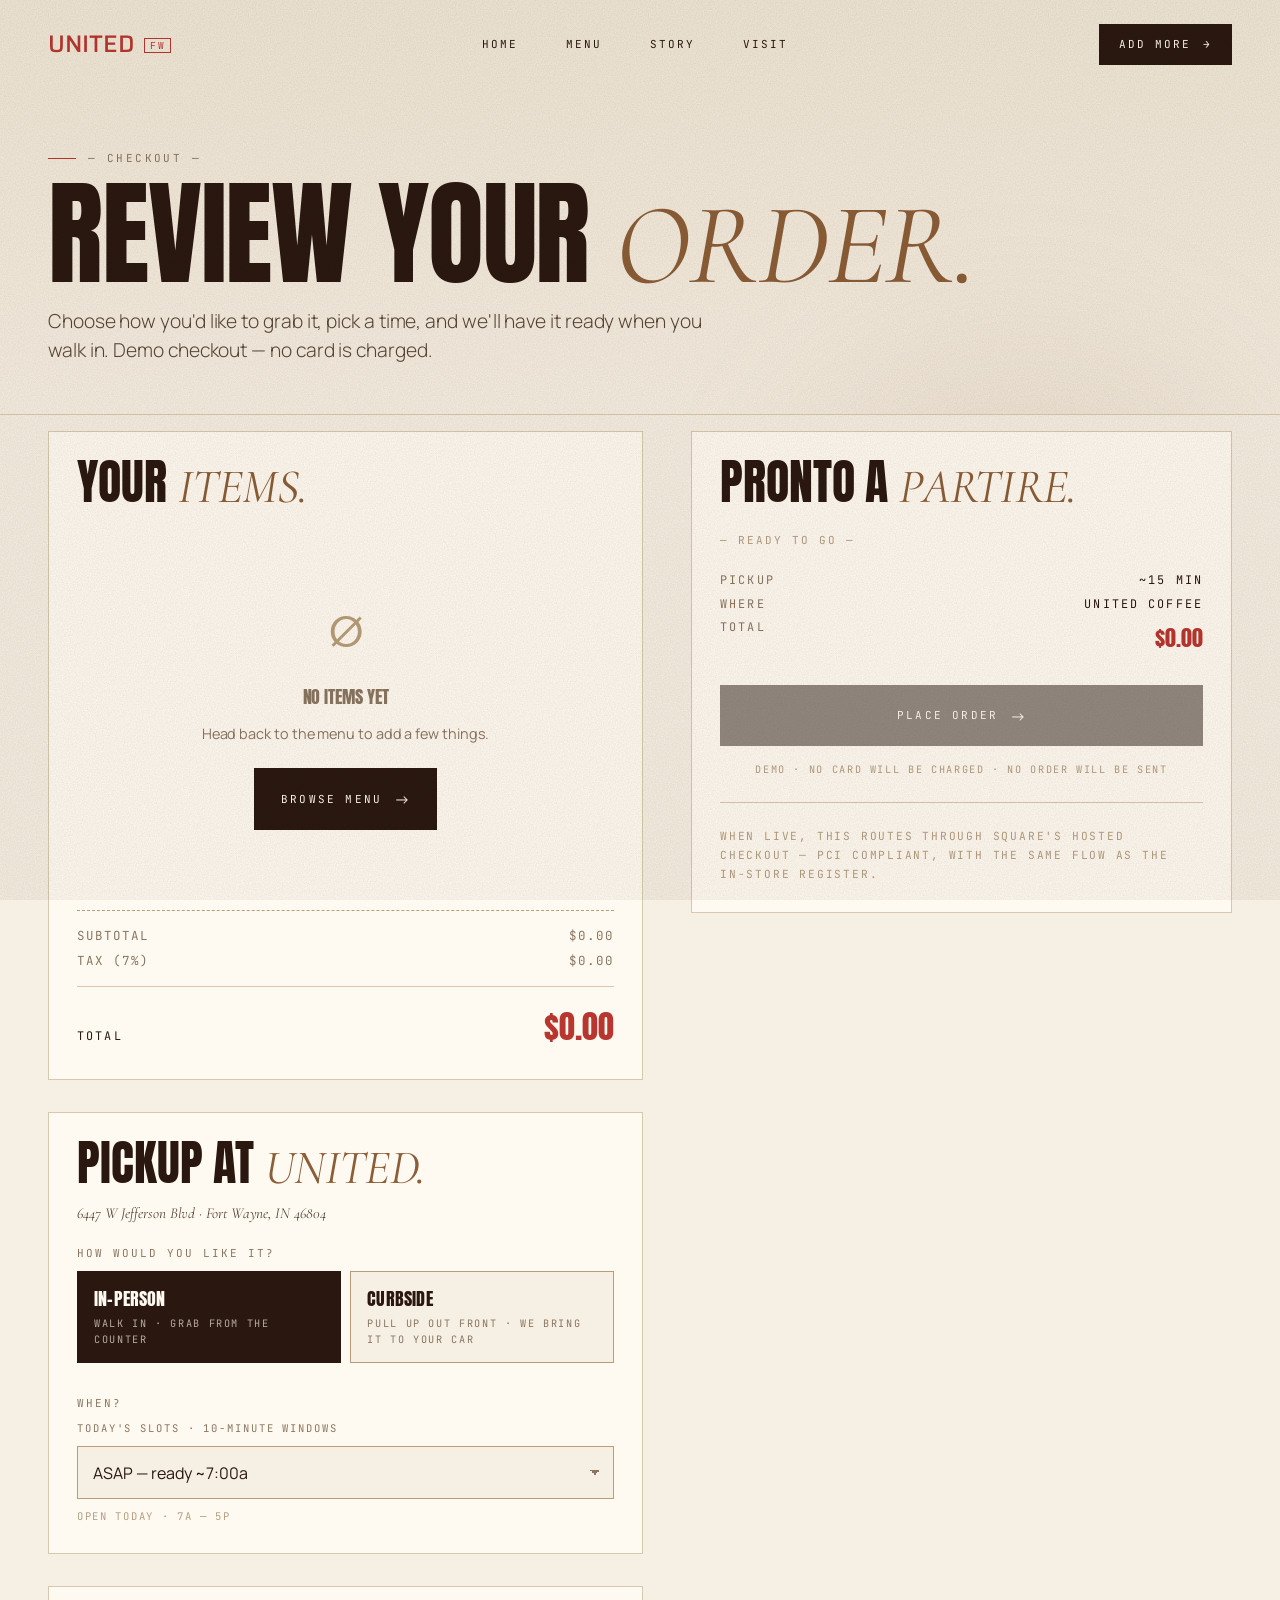
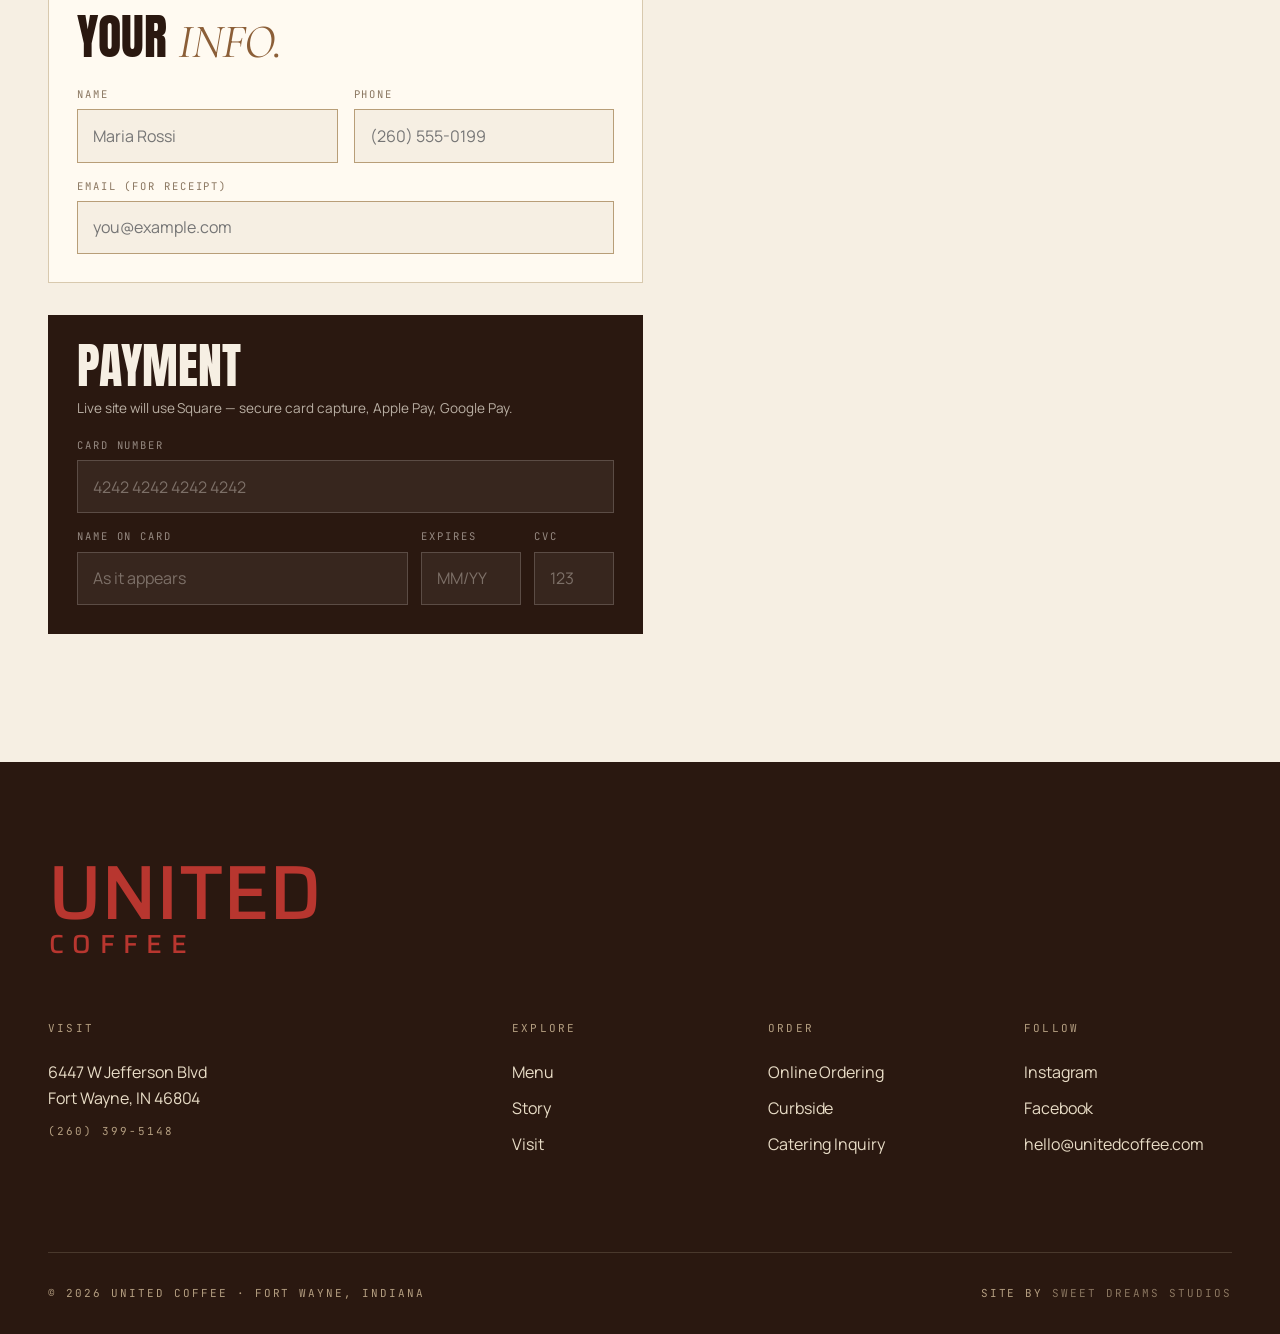
<file: order.html>
<!DOCTYPE html>
<html lang="en">
<head>
<meta charset="UTF-8" />
<meta name="viewport" content="width=device-width, initial-scale=1.0" />
<title>Order — United Coffee | Fort Wayne</title>
<meta name="description" content="Review your order and check out for pickup at United Coffee. 6447 W Jefferson Blvd, Fort Wayne." />
<link rel="preconnect" href="https://fonts.googleapis.com" />
<link rel="preconnect" href="https://fonts.gstatic.com" crossorigin />
<link href="https://fonts.googleapis.com/css2?family=Anton&family=Cormorant+Garamond:ital,wght@0,400;1,400;1,500&family=Manrope:wght@200;300;400;500;600&family=JetBrains+Mono:wght@400;500&family=Saira:wght@500&display=swap" rel="stylesheet" />
<link rel="stylesheet" href="styles/globals.css" />
<link rel="icon" href="data:image/svg+xml,%3Csvg xmlns='http://www.w3.org/2000/svg' viewBox='0 0 100 100'%3E%3Crect width='100' height='100' fill='%23F6EFE3'/%3E%3Ctext x='50' y='72' text-anchor='middle' font-family='Anton,Impact' font-size='80' fill='%23B8362F'%3EU%3C/text%3E%3C/svg%3E" />
</head>
<body>

<nav class="nav" id="nav">
  <a href="index.html" class="nav-brand">UNITED</a>
  <div class="nav-links" id="navLinks">
    <a href="index.html" class="nav-link">Home</a>
    <a href="menu.html" class="nav-link">Menu</a>
    <a href="story.html" class="nav-link">Story</a>
    <a href="visit.html" class="nav-link">Visit</a>
  </div>
  <a href="menu.html" class="nav-cta">Add More <span aria-hidden="true">→</span></a>
  <button class="nav-toggle" id="navToggle" aria-label="Toggle menu">
    <span></span><span></span><span></span>
  </button>
</nav>

<!-- CHECKOUT SHELL -->
<div id="checkoutShell">
  <header class="page-header" style="padding-bottom: var(--s-7);">
    <div class="wrap">
      <span class="eyebrow fade-up">— Checkout —</span>
      <h1 class="display mt-4 fade-up" style="animation-delay: 0.15s; font-size: clamp(3rem, 9vw, 8rem);">
        Review your <span class="editorial text-crema-deep">order.</span>
      </h1>
      <p class="lead mt-5 fade-up" style="animation-delay: 0.3s; max-width: 60ch;">
        Choose how you'd like to grab it, pick a time, and we'll have it ready when you walk in. Demo checkout — no card is charged.
      </p>
    </div>
  </header>

  <section class="section" style="padding-top: 1rem;">
    <div class="wrap">
      <form id="orderForm" class="checkout-grid">
        <!-- LEFT: Order summary + method + customer + payment -->
        <div style="display: flex; flex-direction: column; gap: 2rem;">

          <div class="checkout-panel" data-reveal>
            <h3 class="h-3" style="margin-bottom: 1.25rem;">Your <span class="editorial text-crema-deep">items.</span></h3>
            <div id="orderSummary"></div>
            <div style="display: flex; justify-content: space-between; padding-top: 1rem; margin-top: 1rem; border-top: 1px dashed var(--border-strong); font-family: var(--font-mono); font-size: 0.78rem; letter-spacing: 0.16em; text-transform: uppercase; color: var(--text-dim);">
              <span>Subtotal</span><span id="orderSubtotal">$0.00</span>
            </div>
            <div style="display: flex; justify-content: space-between; padding-top: 0.4rem; font-family: var(--font-mono); font-size: 0.78rem; letter-spacing: 0.16em; text-transform: uppercase; color: var(--text-dim);">
              <span>Tax (7%)</span><span id="orderTax">$0.00</span>
            </div>
            <div class="summary-total">
              <span class="label">Total</span>
              <span class="amount" id="orderTotal">$0.00</span>
            </div>
          </div>

          <div class="checkout-panel" data-reveal data-delay="1">
            <h3 class="h-3" style="margin-bottom: 0.5rem;">Pickup at <span class="editorial text-crema-deep">United.</span></h3>
            <p class="text-soft" style="font-size: 0.95rem; margin-bottom: 1.25rem; font-family: var(--font-editorial); font-style: italic;">
              6447 W Jefferson Blvd · Fort Wayne, IN 46804
            </p>

            <h4 class="mono" style="color: var(--text-dim); margin-bottom: 0.6rem;">How would you like it?</h4>
            <div class="location-pick">
              <label>
                <input type="radio" name="method" value="in-person" checked />
                <span class="location-pick-name">In-person</span>
                <span class="location-pick-detail">Walk in · grab from the counter</span>
              </label>
              <label>
                <input type="radio" name="method" value="curbside" />
                <span class="location-pick-name">Curbside</span>
                <span class="location-pick-detail">Pull up out front · we bring it to your car</span>
              </label>
            </div>

            <h4 class="mono" style="color: var(--text-dim); margin: 2rem 0 0.6rem;">When?</h4>
            <div class="field" style="gap: 0.6rem;">
              <label for="pickup-time">Today's slots · 10-minute windows</label>
              <select id="pickup-time" name="time" required></select>
            </div>
            <p style="font-family: var(--font-mono); font-size: 0.66rem; letter-spacing: 0.16em; text-transform: uppercase; color: var(--text-faint); margin-top: 0.6rem;" id="hoursNote">Open today · 6:30a — 6p</p>
          </div>

          <div class="checkout-panel" data-reveal data-delay="2">
            <h3 class="h-3" style="margin-bottom: 1.25rem;">Your <span class="editorial text-crema-deep">info.</span></h3>
            <div class="grid grid-2" style="gap: 1rem;">
              <div class="field">
                <label for="cust-name">Name</label>
                <input id="cust-name" name="name" type="text" required placeholder="Maria Rossi" />
              </div>
              <div class="field">
                <label for="cust-phone">Phone</label>
                <input id="cust-phone" name="phone" type="tel" required placeholder="(260) 555-0199" />
              </div>
              <div class="field" style="grid-column: 1 / -1;">
                <label for="cust-email">Email (for receipt)</label>
                <input id="cust-email" name="email" type="email" required placeholder="you@example.com" />
              </div>
            </div>
          </div>

          <div class="checkout-panel fake-card" data-reveal data-delay="3">
            <h3 class="h-3" style="margin-bottom: 0.5rem; color: var(--bg);">Payment</h3>
            <p style="color: rgba(246,239,227,0.7); font-size: 0.85rem; margin-bottom: 1.25rem;">Live site will use Square — secure card capture, Apple Pay, Google Pay.</p>
            <div class="field">
              <label for="card-num">Card number</label>
              <input id="card-num" type="text" placeholder="4242 4242 4242 4242" autocomplete="off" />
            </div>
            <div class="fake-card-row">
              <div class="field">
                <label for="card-name">Name on card</label>
                <input id="card-name" type="text" placeholder="As it appears" autocomplete="off" />
              </div>
              <div class="field">
                <label for="card-exp">Expires</label>
                <input id="card-exp" type="text" placeholder="MM/YY" autocomplete="off" />
              </div>
              <div class="field">
                <label for="card-cvc">CVC</label>
                <input id="card-cvc" type="text" placeholder="123" autocomplete="off" />
              </div>
            </div>
          </div>
        </div>

        <!-- RIGHT: Sticky place-order summary -->
        <div data-reveal data-delay="2">
          <div class="checkout-panel" style="position: sticky; top: 6rem;">
            <h3 class="h-3" style="margin-bottom: 1.25rem;">Pronto a <span class="editorial text-crema-deep">partire.</span></h3>
            <p class="mono" style="color: var(--text-faint); margin-bottom: 1.25rem;">— Ready to go —</p>
            <div style="font-family: var(--font-mono); font-size: 0.74rem; letter-spacing: 0.18em; text-transform: uppercase; color: var(--text-dim); line-height: 2;">
              <div style="display: flex; justify-content: space-between;"><span>Pickup</span><span style="color: var(--text);">~15 min</span></div>
              <div style="display: flex; justify-content: space-between;"><span>Where</span><span style="color: var(--text);">United Coffee</span></div>
              <div style="display: flex; justify-content: space-between;"><span>Total</span><span style="color: var(--rosso); font-family: var(--font-display); font-size: 1.4rem; letter-spacing: 0;" id="orderTotal-mirror">$0.00</span></div>
            </div>
            <button id="placeOrder" type="submit" class="btn btn-primary btn-arrow" style="width: 100%; justify-content: center; margin-top: 1.5rem;">
              Place Order
            </button>
            <p class="cart-note" style="margin-top: 1rem;">Demo · no card will be charged · no order will be sent</p>
            <div class="divider" style="margin-block: 1.5rem;"></div>
            <p style="font-family: var(--font-mono); font-size: 0.7rem; letter-spacing: 0.16em; text-transform: uppercase; color: var(--text-faint); line-height: 1.7;">
              When live, this routes through Square's hosted checkout — PCI compliant, with the same flow as the in-store register.
            </p>
          </div>
        </div>
      </form>
    </div>
  </section>
</div>

<!-- SUCCESS SHELL (hidden by default) -->
<div id="successShell" style="display: none;">
  <section class="section" style="padding-top: 9rem;">
    <div class="wrap order-success">
      <div class="check-mark">✓</div>
      <span class="eyebrow">— Grazie Mille —</span>
      <h1 class="display mt-5" style="font-size: clamp(3rem, 7vw, 6rem);">
        See you in a <span class="editorial text-crema-deep">few minutes.</span>
      </h1>
      <p class="lead mt-5" style="margin-inline: auto;">
        We'll have everything ready when you walk in or pull up. Show your name at the counter — espresso's on the bar.
      </p>

      <div class="checkout-panel" style="max-width: 540px; margin: 3rem auto 0; text-align: left;">
        <div class="success-row"><span>Confirmation</span><span id="successId">Order #UC-XXXX</span></div>
        <div class="success-row"><span>Pickup at</span><span>6447 W Jefferson Blvd</span></div>
        <div class="success-row"><span>Method</span><span id="successMethod">In-person</span></div>
        <div class="success-row"><span>Ready by</span><span id="successTime">—</span></div>
        <div class="success-row" style="border-bottom: 0;"><span>Total charged</span><span style="font-family: var(--font-display); font-size: 1.3rem; letter-spacing: 0; color: var(--rosso);" id="successTotal">$0.00</span></div>
      </div>

      <div class="mt-8 flex gap-4" style="justify-content: center; flex-wrap: wrap;">
        <a href="menu.html" class="btn btn-rosso btn-arrow">Order Again</a>
        <a href="visit.html" class="btn btn-arrow">Get Directions</a>
      </div>
    </div>
  </section>
</div>

<!-- Footer -->
<footer class="footer">
  <div class="wrap">
    <div class="logo-lockup footer-brand" style="font-size: clamp(2.8rem, 6vw, 5rem);">
      <span class="logo-united">United</span>
      <span class="logo-coffee">Coffee</span>
    </div>
    <div class="footer-grid mt-8">
      <div class="footer-col">
        <h4>Visit</h4>
        <p style="line-height:1.6;">
          6447 W Jefferson Blvd<br />
          Fort Wayne, IN 46804<br />
          <span class="mono mt-3" style="display:inline-block; color: var(--text-faint);">(260) 399-5148</span>
        </p>
      </div>
      <div class="footer-col">
        <h4>Explore</h4>
        <ul>
          <li><a href="menu.html">Menu</a></li>
          <li><a href="story.html">Story</a></li>
          <li><a href="visit.html">Visit</a></li>
        </ul>
      </div>
      <div class="footer-col">
        <h4>Order</h4>
        <ul>
          <li><a href="order.html">Online Ordering</a></li>
          <li><a href="visit.html">Curbside</a></li>
          <li><a href="visit.html">Catering Inquiry</a></li>
        </ul>
      </div>
      <div class="footer-col">
        <h4>Follow</h4>
        <ul>
          <li><a href="https://instagram.com/united.coffee" target="_blank" rel="noopener">Instagram</a></li>
          <li><a href="https://www.facebook.com/unitedcoffee.fw/" target="_blank" rel="noopener">Facebook</a></li>
          <li><a href="mailto:hello@unitedcoffee.com">hello@unitedcoffee.com</a></li>
        </ul>
      </div>
    </div>
    <div class="footer-bottom">
      <span>© <span data-year>2026</span> United Coffee · Fort Wayne, Indiana</span>
      <span>Site by <a href="https://sweetdreamsmusic.com" target="_blank" rel="noopener">Sweet Dreams Studios</a></span>
    </div>
  </div>
</footer>

<script src="scripts/main.js" defer></script>
<script src="scripts/cart.js" defer></script>
<script src="scripts/order.js" defer></script>
</body>
</html>
</file>
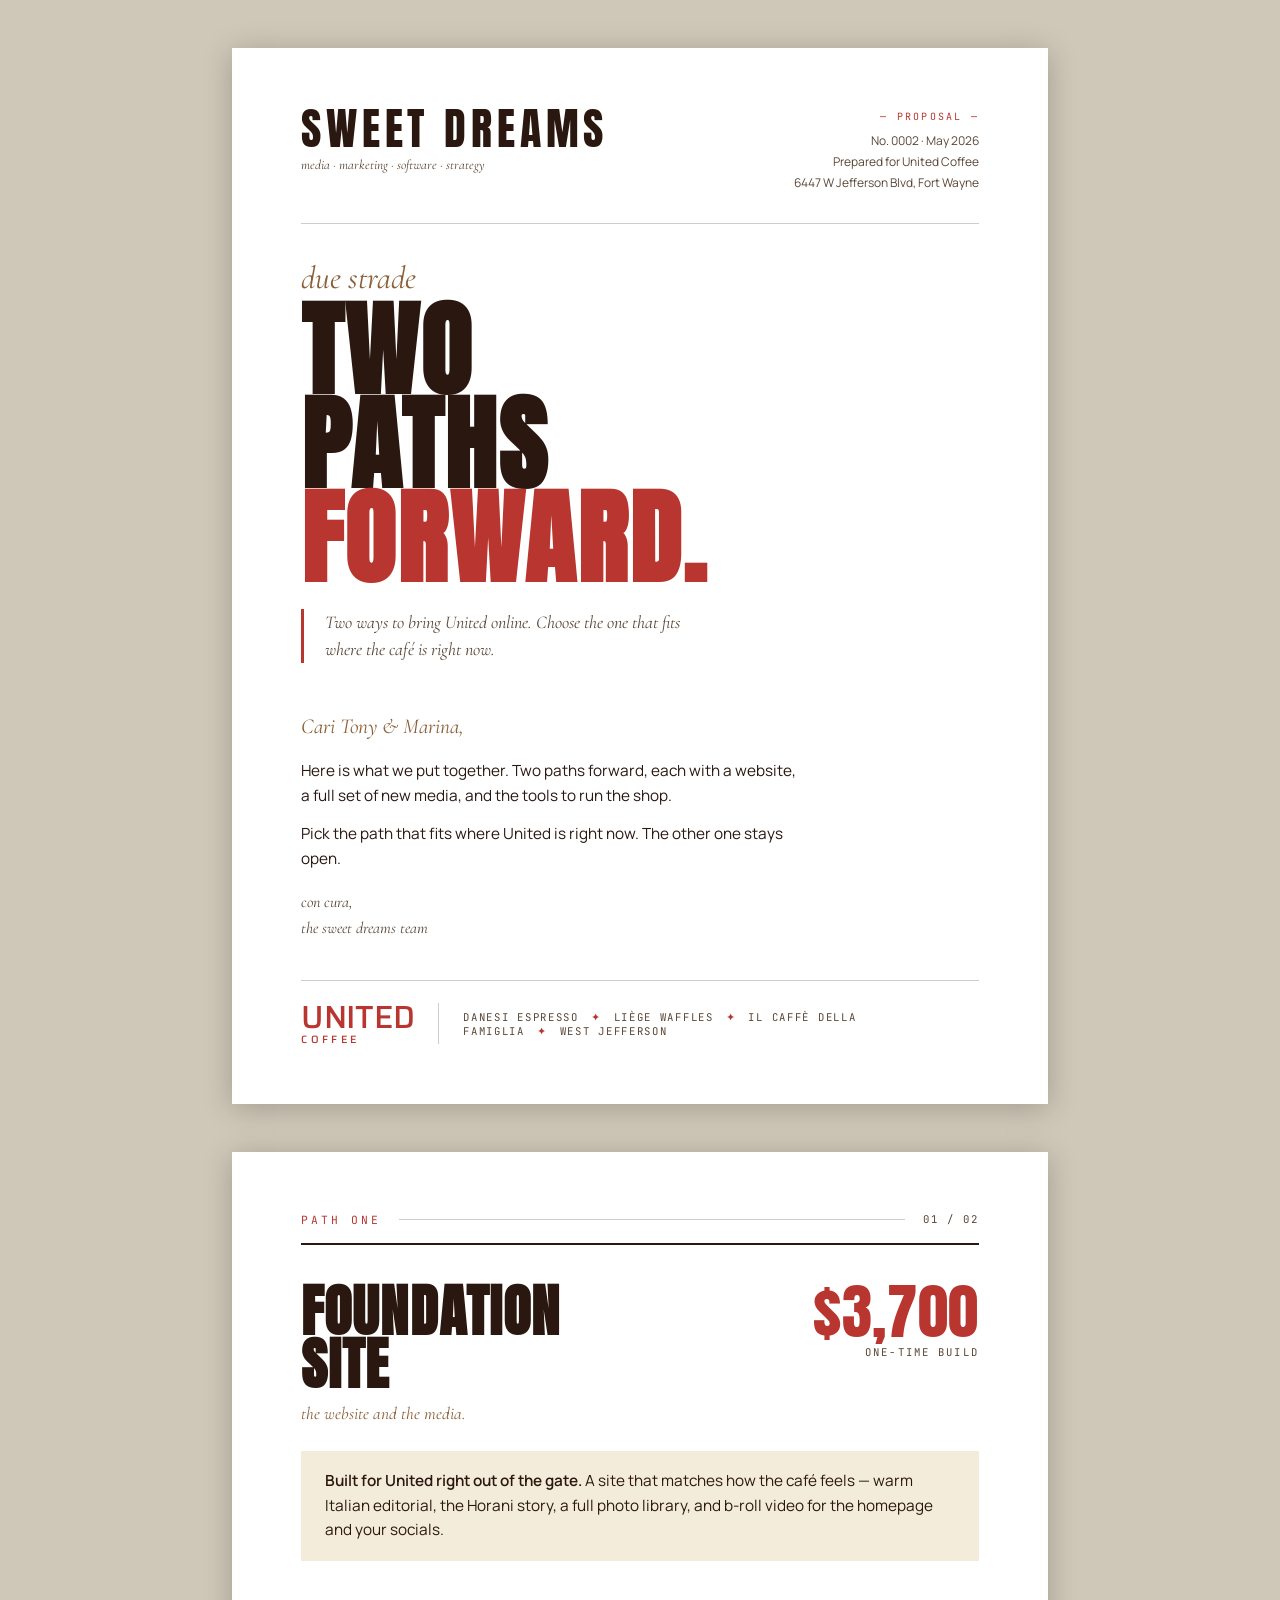
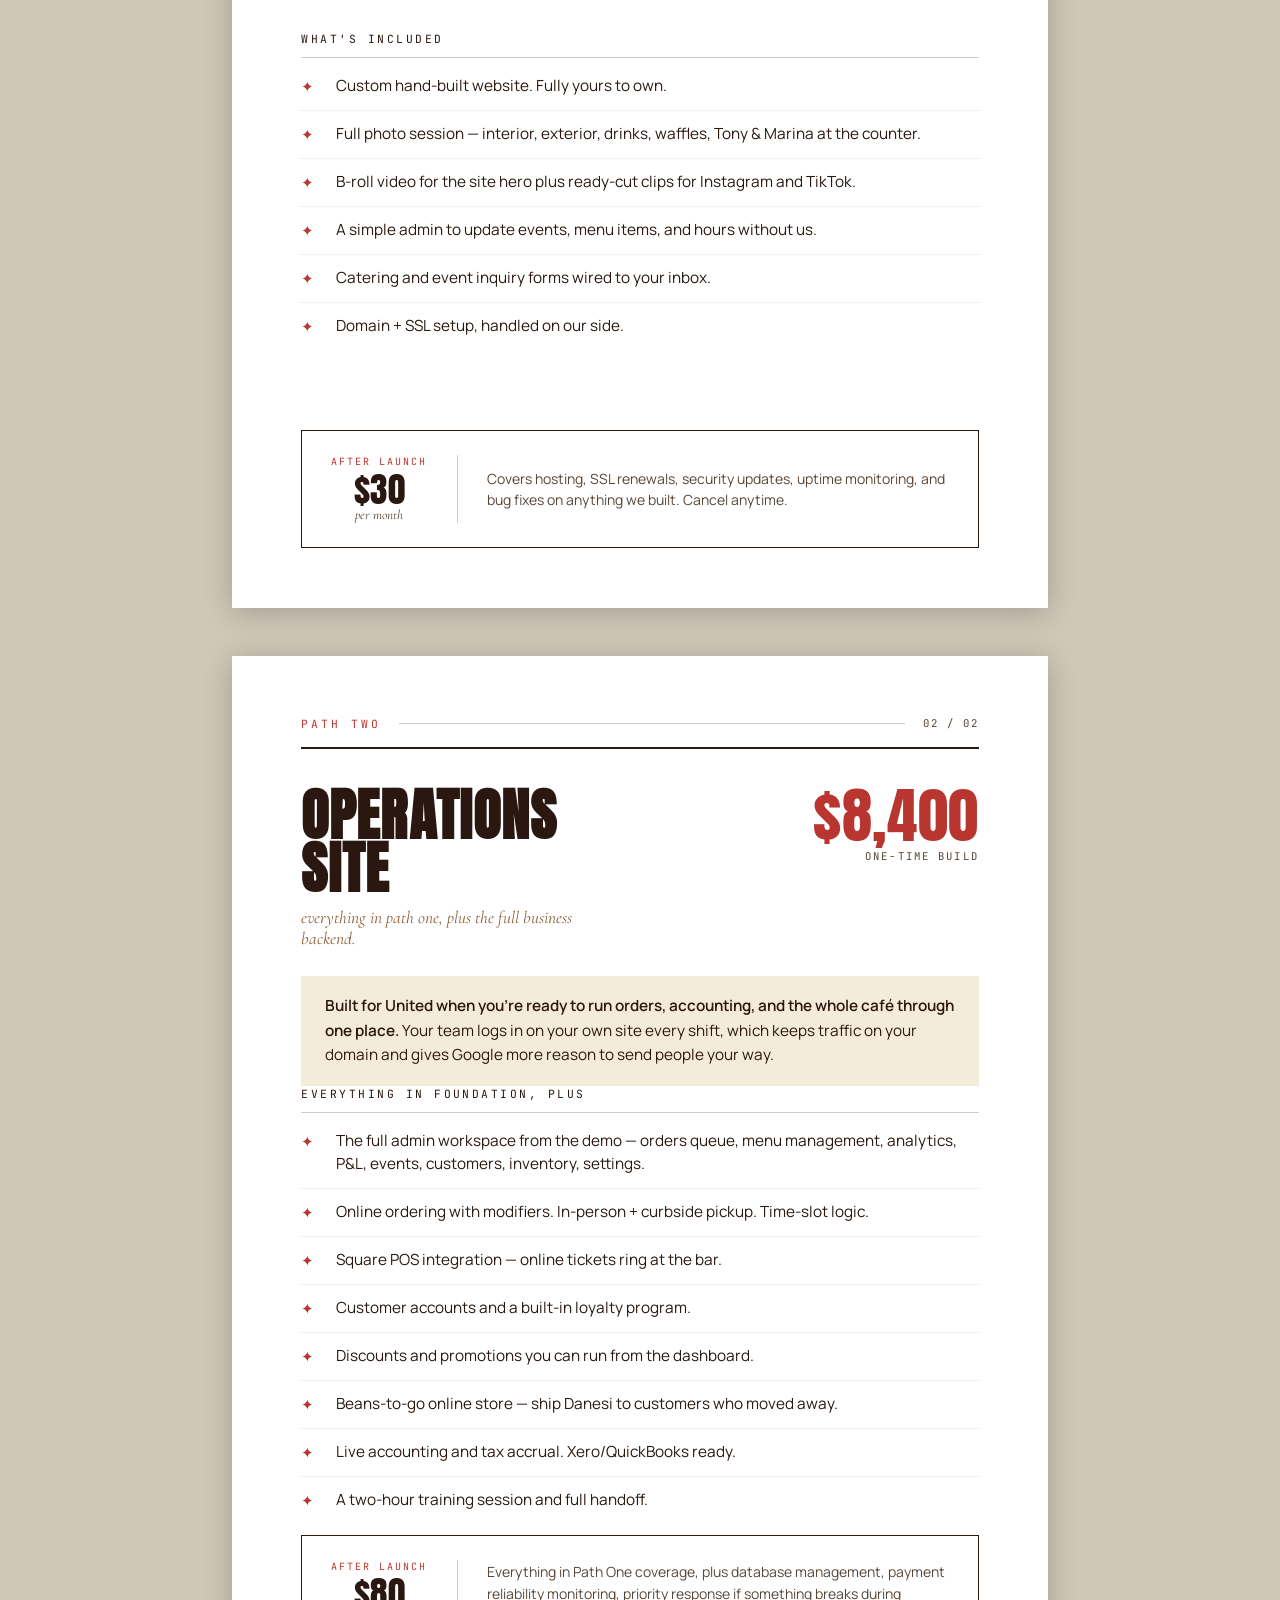
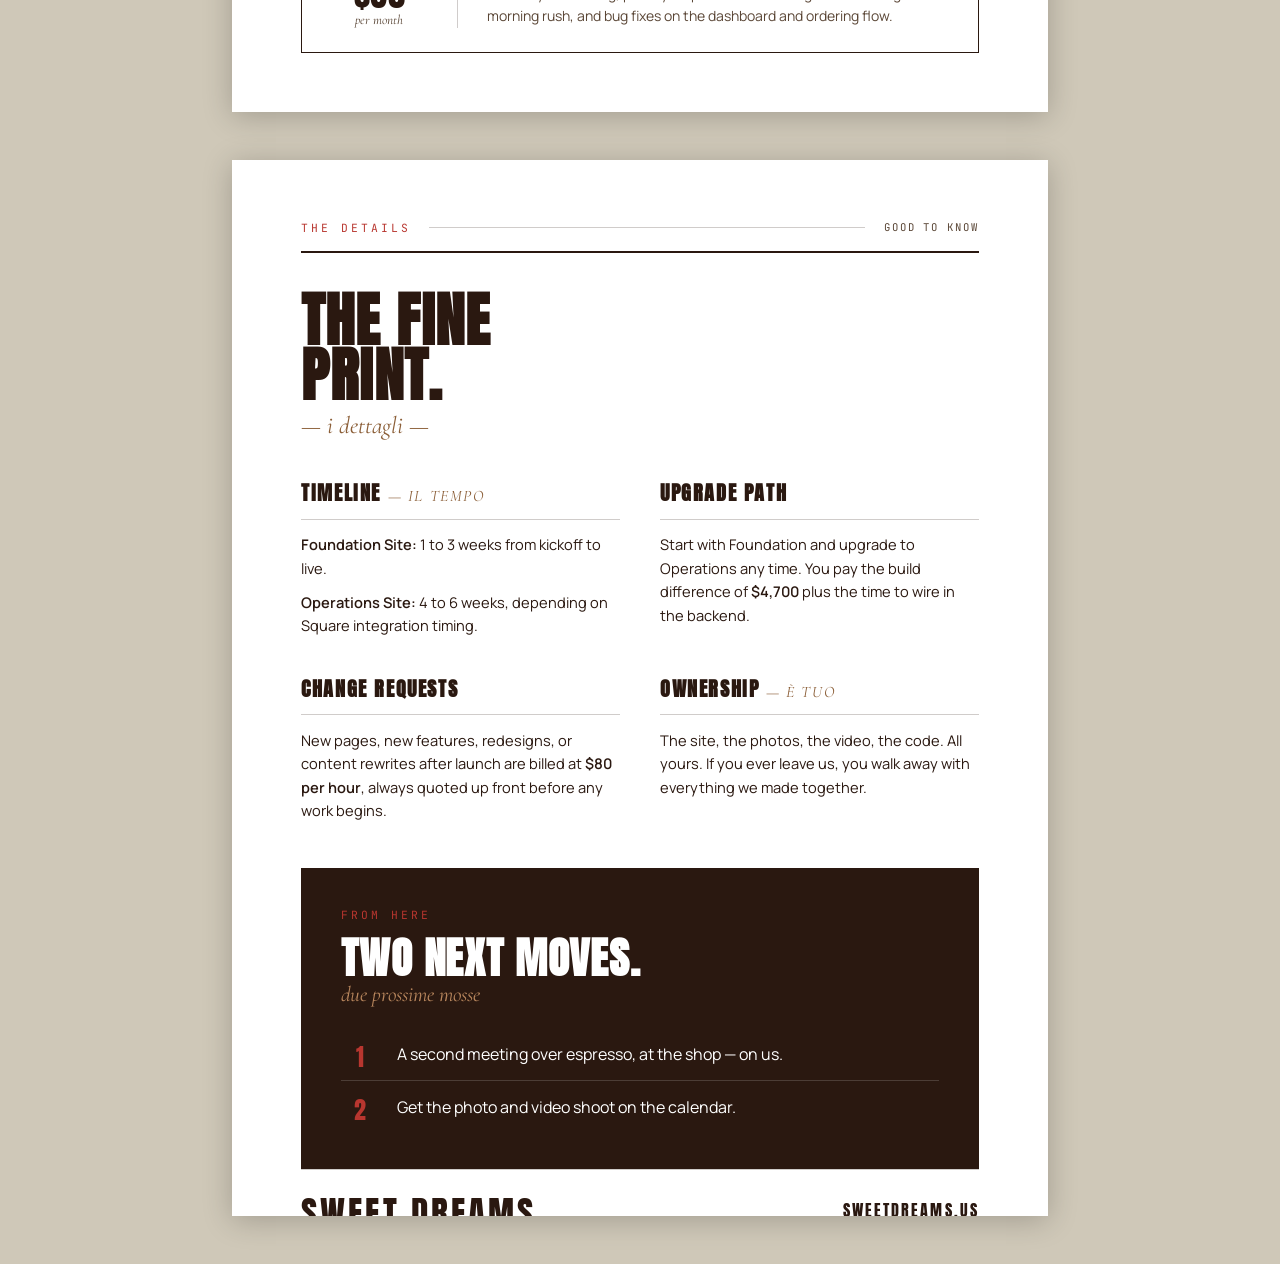
<file: proposal.html>
<!DOCTYPE html>
<html lang="en">
<head>
<meta charset="UTF-8" />
<meta name="viewport" content="width=device-width, initial-scale=1" />
<title>Sweet Dreams · Proposal for United Coffee</title>
<meta name="robots" content="noindex" />
<link rel="preconnect" href="https://fonts.googleapis.com" />
<link rel="preconnect" href="https://fonts.gstatic.com" crossorigin />
<link href="https://fonts.googleapis.com/css2?family=Anton&family=Cormorant+Garamond:ital,wght@0,400;0,500;1,400;1,500&family=Manrope:wght@300;400;500;600&family=JetBrains+Mono:wght@400;500&family=Saira:wght@500&display=swap" rel="stylesheet" />
<link rel="icon" href="data:image/svg+xml,%3Csvg xmlns='http://www.w3.org/2000/svg' viewBox='0 0 100 100'%3E%3Crect width='100' height='100' fill='%23FFFFFF'/%3E%3Ctext x='50' y='72' text-anchor='middle' font-family='Anton,Impact' font-size='80' fill='%23B8362F'%3EU%3C/text%3E%3C/svg%3E" />
<style>
  /* ═══════════════ TOKENS ═══════════════ */
  :root {
    --paper: #FFFFFF;
    --cream-accent: #F4ECDA;   /* warm cream — only used for the "built-for" tray */
    --espresso: #2A1810;       /* primary ink */
    --espresso-soft: #5A4636;
    --espresso-faint: #8A7660;
    --rosso: #B8362F;          /* Italian red — accent + emphasis */
    --crema: #B8865D;
    --crema-deep: #8B5E37;
    --rule: rgba(42, 24, 16, 0.22);
    --rule-soft: rgba(42, 24, 16, 0.12);

    --sheet-w: 8.5in;
    --sheet-h: 11in;
    --pad-v: 0.62in;
    --pad-h: 0.72in;
  }

  * { box-sizing: border-box; margin: 0; padding: 0; }

  html, body {
    background: #cfc8b8;
    font-family: "Manrope", "Cormorant Garamond", Georgia, serif;
    color: var(--espresso);
    -webkit-print-color-adjust: exact;
    print-color-adjust: exact;
    -webkit-font-smoothing: antialiased;
  }

  .anton {
    font-family: "Anton", Impact, sans-serif;
    text-transform: uppercase;
    font-weight: 400;
  }

  .editorial {
    font-family: "Cormorant Garamond", Georgia, serif;
    font-style: italic;
    font-weight: 400;
  }

  /* ═══════════════ SHEET SYSTEM ═══════════════ */
  .sheet {
    width: var(--sheet-w);
    height: var(--sheet-h);
    background: var(--paper);
    padding: var(--pad-v) var(--pad-h);
    margin: 0.5in auto;
    box-shadow: 0 4px 28px rgba(0,0,0,0.22);
    overflow: hidden;
    position: relative;
    display: flex;
    flex-direction: column;
  }

  @page { size: letter; margin: 0; }

  @media print {
    html, body { background: #fff; }
    .sheet {
      margin: 0;
      box-shadow: none;
      page-break-after: always;
    }
    .sheet:last-child { page-break-after: auto; }
  }

  /* ═══════════════ SHARED TYPE ═══════════════ */
  .kicker {
    font-family: "JetBrains Mono", "Anton", monospace;
    text-transform: uppercase;
    letter-spacing: 0.26em;
    font-size: 8.5pt;
    color: var(--rosso);
  }

  .page-tab {
    display: flex;
    align-items: center;
    gap: 14pt;
    padding-bottom: 12pt;
    border-bottom: 2px solid var(--espresso);
  }

  .page-tab .kicker { white-space: nowrap; }

  .page-tab .tab-line {
    flex: 1;
    height: 1px;
    background: var(--rule);
  }

  .page-tab .tab-no {
    font-family: "JetBrains Mono", monospace;
    font-size: 8pt;
    letter-spacing: 0.18em;
    text-transform: uppercase;
    color: var(--espresso-soft);
  }

  /* ═══════════════ PAGE 1 · COVER ═══════════════ */
  .cover { justify-content: space-between; }

  .masthead {
    display: flex;
    justify-content: space-between;
    align-items: flex-start;
    padding-bottom: 22pt;
    border-bottom: 1px solid var(--rule);
  }

  .masthead .brand {
    font-family: "Anton", Impact, sans-serif;
    text-transform: uppercase;
    letter-spacing: 0.11em;
    font-size: 33pt;
    line-height: 0.95;
    color: var(--espresso);
  }

  .masthead .brand small {
    display: block;
    font-family: "Cormorant Garamond", serif;
    font-style: italic;
    text-transform: none;
    letter-spacing: 0;
    font-size: 10pt;
    color: var(--espresso-soft);
    margin-top: 7pt;
  }

  .masthead .meta {
    text-align: right;
    font-size: 9pt;
    color: var(--espresso-soft);
    line-height: 1.75;
  }

  .masthead .meta .label {
    font-family: "JetBrains Mono", monospace;
    text-transform: uppercase;
    letter-spacing: 0.22em;
    font-size: 7.5pt;
    color: var(--rosso);
    display: block;
    margin-bottom: 4pt;
  }

  .cover-core {
    display: flex;
    flex-direction: column;
    gap: 34pt;
  }

  .hero h1 {
    font-family: "Anton", Impact, sans-serif;
    text-transform: uppercase;
    letter-spacing: 0.02em;
    font-size: 78pt;
    line-height: 0.9;
    color: var(--espresso);
  }

  .hero h1 .rosso { color: var(--rosso); }

  .hero h1 .italian {
    display: block;
    font-family: "Cormorant Garamond", serif;
    font-style: italic;
    text-transform: none;
    letter-spacing: 0;
    font-weight: 400;
    font-size: 24pt;
    color: var(--crema-deep);
    margin-bottom: 8pt;
    line-height: 1;
  }

  .hero .lede {
    font-family: "Cormorant Garamond", serif;
    font-style: italic;
    font-size: 13.5pt;
    line-height: 1.5;
    color: var(--espresso-soft);
    max-width: 4.3in;
    margin-top: 18pt;
    padding-left: 16pt;
    border-left: 3px solid var(--rosso);
  }

  .letter { max-width: 5.2in; }

  .letter .salutation {
    font-family: "Cormorant Garamond", serif;
    font-style: italic;
    font-size: 16pt;
    margin-bottom: 12pt;
    color: var(--crema-deep);
  }

  .letter p {
    font-size: 11.5pt;
    line-height: 1.62;
    margin-bottom: 10pt;
    color: var(--espresso);
  }

  .letter .sign-off {
    font-family: "Cormorant Garamond", serif;
    font-style: italic;
    color: var(--espresso-soft);
    margin-top: 14pt;
    margin-bottom: 0;
    font-size: 12pt;
  }

  .cover-foot {
    display: flex;
    align-items: center;
    gap: 18pt;
    padding-top: 16pt;
    border-top: 1px solid var(--rule);
  }

  /* United Coffee brand lockup (UNITED stacked over COFFEE) — replaces
     Snail's circular mascot mark */
  .client-mark {
    display: inline-flex;
    flex-direction: column;
    align-items: flex-start;
    font-family: "Saira", "Anton", Impact, sans-serif;
    font-weight: 500;
    color: var(--rosso);
    line-height: 0.92;
    text-transform: uppercase;
    flex-shrink: 0;
    padding-right: 18pt;
    border-right: 1px solid var(--rule);
  }
  .client-mark .united {
    font-size: 24pt;
    letter-spacing: -0.01em;
  }
  .client-mark .coffee {
    font-size: 8pt;
    letter-spacing: 0.32em;
    margin-top: 2pt;
  }

  .cover-foot .tags {
    font-family: "JetBrains Mono", monospace;
    text-transform: uppercase;
    letter-spacing: 0.16em;
    font-size: 8pt;
    color: var(--espresso-soft);
  }

  .cover-foot .tags .dot { color: var(--rosso); margin: 0 9pt; }

  /* ═══════════════ PAGE 2 + 3 · PATHS ═══════════════ */
  .path-head {
    display: flex;
    justify-content: space-between;
    align-items: flex-start;
    gap: 24pt;
    margin-top: 30pt;
  }

  .path-head .title h2 {
    font-family: "Anton", Impact, sans-serif;
    text-transform: uppercase;
    letter-spacing: 0.02em;
    font-size: 42pt;
    line-height: 0.95;
    color: var(--espresso);
  }

  .path-head .title .sub {
    font-family: "Cormorant Garamond", serif;
    font-style: italic;
    font-size: 13pt;
    color: var(--crema-deep);
    margin-top: 9pt;
    max-width: 3.4in;
  }

  .path-head .price { text-align: right; flex-shrink: 0; }

  .path-head .price .fig {
    font-family: "Anton", Impact, sans-serif;
    font-size: 46pt;
    line-height: 0.85;
    color: var(--rosso);
    letter-spacing: 0.01em;
  }

  .path-head .price .cap {
    font-family: "JetBrains Mono", monospace;
    text-transform: uppercase;
    letter-spacing: 0.2em;
    font-size: 8pt;
    color: var(--espresso-soft);
    margin-top: 6pt;
  }

  .built-for {
    margin-top: 20pt;
    padding: 14pt 18pt;
    background: var(--cream-accent);
    font-size: 11.5pt;
    line-height: 1.6;
    color: var(--espresso);
  }

  .built-for strong { font-weight: 600; }

  .path-body {
    flex: 1;
    display: flex;
    flex-direction: column;
    justify-content: center;
  }

  .includes-label {
    font-family: "JetBrains Mono", monospace;
    text-transform: uppercase;
    letter-spacing: 0.22em;
    font-size: 8.5pt;
    color: var(--espresso);
    padding-bottom: 8pt;
    margin-bottom: 4pt;
    border-bottom: 1px solid var(--rule);
  }

  ul.includes { list-style: none; }

  ul.includes li {
    position: relative;
    padding: 9pt 0 9pt 26pt;
    font-size: 11.5pt;
    line-height: 1.5;
    color: var(--espresso);
    border-bottom: 1px dotted var(--rule-soft);
  }

  ul.includes li:last-child { border-bottom: none; }

  ul.includes li::before {
    content: "✦";
    position: absolute;
    left: 0;
    top: 9pt;
    color: var(--rosso);
    font-size: 11pt;
  }

  .after-launch {
    display: flex;
    align-items: center;
    gap: 22pt;
    padding: 18pt 22pt;
    border: 1.5px solid var(--espresso);
    margin-top: 8pt;
  }

  .after-launch .al-price {
    flex-shrink: 0;
    text-align: center;
    padding-right: 22pt;
    border-right: 1px solid var(--rule);
  }

  .after-launch .al-price .stamp {
    font-family: "JetBrains Mono", monospace;
    text-transform: uppercase;
    letter-spacing: 0.2em;
    font-size: 7.5pt;
    color: var(--rosso);
    margin-bottom: 4pt;
  }

  .after-launch .al-price .fig {
    font-family: "Anton", Impact, sans-serif;
    font-size: 26pt;
    line-height: 0.9;
    color: var(--espresso);
    letter-spacing: 0.01em;
  }

  .after-launch .al-price .per {
    font-family: "Cormorant Garamond", serif;
    font-style: italic;
    font-size: 10pt;
    color: var(--espresso-soft);
    margin-top: 2pt;
  }

  .after-launch .al-copy {
    font-size: 10.5pt;
    line-height: 1.55;
    color: var(--espresso-soft);
  }

  /* ═══════════════ PAGE 4 · DETAILS ═══════════════ */
  .details-page { justify-content: flex-start; }

  .big-head {
    font-family: "Anton", Impact, sans-serif;
    text-transform: uppercase;
    letter-spacing: 0.02em;
    font-size: 44pt;
    line-height: 0.95;
    color: var(--espresso);
    margin-top: 30pt;
  }

  .big-head .italian {
    display: block;
    font-family: "Cormorant Garamond", serif;
    font-style: italic;
    text-transform: none;
    letter-spacing: 0;
    font-weight: 400;
    font-size: 18pt;
    color: var(--crema-deep);
    margin-top: 8pt;
  }

  .detail-grid {
    display: grid;
    grid-template-columns: 1fr 1fr;
    gap: 26pt 30pt;
    margin-top: 30pt;
  }

  .detail h3 {
    font-family: "Anton", Impact, sans-serif;
    text-transform: uppercase;
    letter-spacing: 0.08em;
    font-size: 15pt;
    color: var(--espresso);
    padding-bottom: 8pt;
    margin-bottom: 10pt;
    border-bottom: 1px solid var(--rule);
  }

  .detail h3 .editorial {
    font-size: 12pt;
    color: var(--crema-deep);
  }

  .detail p {
    font-size: 11pt;
    line-height: 1.6;
    color: var(--espresso);
    margin-bottom: 8pt;
  }

  .detail p:last-child { margin-bottom: 0; }

  .detail p strong { font-weight: 600; }

  .next-steps {
    margin-top: 34pt;
    background: var(--espresso);
    color: var(--paper);
    padding: 26pt 30pt;
  }

  .next-steps .kicker { color: var(--rosso); }

  .next-steps h2 {
    font-family: "Anton", Impact, sans-serif;
    text-transform: uppercase;
    letter-spacing: 0.02em;
    font-size: 32pt;
    line-height: 0.95;
    margin: 10pt 0 18pt;
    color: var(--paper);
  }

  .next-steps h2 .italian {
    display: block;
    font-family: "Cormorant Garamond", serif;
    font-style: italic;
    text-transform: none;
    letter-spacing: 0;
    font-weight: 400;
    font-size: 16pt;
    color: var(--crema);
    margin-top: 4pt;
  }

  .next-steps ol {
    list-style: none;
    counter-reset: step;
  }

  .next-steps ol li {
    counter-increment: step;
    position: relative;
    padding: 11pt 0 11pt 42pt;
    font-size: 12pt;
    line-height: 1.45;
    border-bottom: 1px solid rgba(255,255,255,0.16);
  }

  .next-steps ol li:last-child { border-bottom: none; }

  .next-steps ol li::before {
    content: counter(step);
    position: absolute;
    left: 0;
    top: 9pt;
    font-family: "Anton", Impact, sans-serif;
    font-size: 18pt;
    color: var(--rosso);
    width: 28pt;
    text-align: center;
  }

  .closing {
    margin-top: auto;
    padding-top: 20pt;
    border-top: 1px solid var(--rule);
    display: flex;
    justify-content: space-between;
    align-items: flex-end;
  }

  .closing .sig .anton {
    font-size: 26pt;
    letter-spacing: 0.09em;
    line-height: 1;
    color: var(--espresso);
  }

  .closing .sig p {
    font-family: "Cormorant Garamond", serif;
    font-style: italic;
    font-size: 9.5pt;
    color: var(--espresso-soft);
    margin-top: 6pt;
  }

  .closing .contact {
    text-align: right;
    font-size: 9.5pt;
    color: var(--espresso-soft);
    line-height: 1.7;
  }

  .closing .contact a {
    font-family: "Anton", Impact, sans-serif;
    text-transform: uppercase;
    letter-spacing: 0.13em;
    font-size: 12pt;
    color: var(--espresso);
    text-decoration: none;
    border-bottom: 2px solid var(--rosso);
    padding-bottom: 2pt;
  }

  /* ═══════════════ SCREEN ONLY ═══════════════ */
  @media screen and (max-width: 900px) {
    .sheet {
      width: 100%;
      height: auto;
      min-height: 0;
      margin: 16px 0;
    }
  }
</style>
</head>
<body>

<!-- ═══════════════════ PAGE 1 · COVER ═══════════════════ -->
<section class="sheet cover">

  <header class="masthead">
    <div class="brand">
      Sweet Dreams
      <small>media · marketing · software · strategy</small>
    </div>
    <div class="meta">
      <span class="label">— Proposal —</span>
      No. 0002 · May 2026<br />
      Prepared for United Coffee<br />
      6447 W Jefferson Blvd, Fort Wayne
    </div>
  </header>

  <div class="cover-core">
    <div class="hero">
      <h1>
        <span class="italian">due strade</span>
        two<br />paths<br /><span class="rosso">forward.</span>
      </h1>
      <p class="lede">Two ways to bring United online. Choose the one that fits where the café is right now.</p>
    </div>

    <div class="letter">
      <p class="salutation">Cari Tony &amp; Marina,</p>
      <p>Here is what we put together. Two paths forward, each with a website, a full set of new media, and the tools to run the shop.</p>
      <p>Pick the path that fits where United is right now. The other one stays open.</p>
      <p class="sign-off">con cura,<br />the sweet dreams team</p>
    </div>
  </div>

  <div class="cover-foot">
    <div class="client-mark">
      <span class="united">United</span>
      <span class="coffee">Coffee</span>
    </div>
    <div class="tags">
      danesi espresso<span class="dot">✦</span>liège waffles<span class="dot">✦</span>il caffè della famiglia<span class="dot">✦</span>west jefferson
    </div>
  </div>

</section>

<!-- ═══════════════════ PAGE 2 · PATH ONE ═══════════════════ -->
<section class="sheet">

  <div class="page-tab">
    <span class="kicker">Path One</span>
    <span class="tab-line"></span>
    <span class="tab-no">01 / 02</span>
  </div>

  <div class="path-head">
    <div class="title">
      <h2>Foundation<br />Site</h2>
      <div class="sub">the website and the media.</div>
    </div>
    <div class="price">
      <div class="fig">$3,700</div>
      <div class="cap">one-time build</div>
    </div>
  </div>

  <div class="built-for">
    <strong>Built for United right out of the gate.</strong> A site that matches how the café feels — warm Italian editorial, the Horani story, a full photo library, and b-roll video for the homepage and your socials.
  </div>

  <div class="path-body">
    <div class="includes-label">What's included</div>
    <ul class="includes">
      <li>Custom hand-built website. Fully yours to own.</li>
      <li>Full photo session — interior, exterior, drinks, waffles, Tony &amp; Marina at the counter.</li>
      <li>B-roll video for the site hero plus ready-cut clips for Instagram and TikTok.</li>
      <li>A simple admin to update events, menu items, and hours without us.</li>
      <li>Catering and event inquiry forms wired to your inbox.</li>
      <li>Domain + SSL setup, handled on our side.</li>
    </ul>
  </div>

  <div class="after-launch">
    <div class="al-price">
      <div class="stamp">After Launch</div>
      <div class="fig">$30</div>
      <div class="per">per month</div>
    </div>
    <div class="al-copy">
      Covers hosting, SSL renewals, security updates, uptime monitoring, and bug fixes on anything we built. Cancel anytime.
    </div>
  </div>

</section>

<!-- ═══════════════════ PAGE 3 · PATH TWO ═══════════════════ -->
<section class="sheet">

  <div class="page-tab">
    <span class="kicker">Path Two</span>
    <span class="tab-line"></span>
    <span class="tab-no">02 / 02</span>
  </div>

  <div class="path-head">
    <div class="title">
      <h2>Operations<br />Site</h2>
      <div class="sub">everything in path one, plus the full business backend.</div>
    </div>
    <div class="price">
      <div class="fig">$8,400</div>
      <div class="cap">one-time build</div>
    </div>
  </div>

  <div class="built-for">
    <strong>Built for United when you're ready to run orders, accounting, and the whole café through one place.</strong> Your team logs in on your own site every shift, which keeps traffic on your domain and gives Google more reason to send people your way.
  </div>

  <div class="path-body">
    <div class="includes-label">Everything in Foundation, plus</div>
    <ul class="includes">
      <li>The full admin workspace from the demo — orders queue, menu management, analytics, P&amp;L, events, customers, inventory, settings.</li>
      <li>Online ordering with modifiers. In-person + curbside pickup. Time-slot logic.</li>
      <li>Square POS integration — online tickets ring at the bar.</li>
      <li>Customer accounts and a built-in loyalty program.</li>
      <li>Discounts and promotions you can run from the dashboard.</li>
      <li>Beans-to-go online store — ship Danesi to customers who moved away.</li>
      <li>Live accounting and tax accrual. Xero/QuickBooks ready.</li>
      <li>A two-hour training session and full handoff.</li>
    </ul>
  </div>

  <div class="after-launch">
    <div class="al-price">
      <div class="stamp">After Launch</div>
      <div class="fig">$80</div>
      <div class="per">per month</div>
    </div>
    <div class="al-copy">
      Everything in Path One coverage, plus database management, payment reliability monitoring, priority response if something breaks during morning rush, and bug fixes on the dashboard and ordering flow.
    </div>
  </div>

</section>

<!-- ═══════════════════ PAGE 4 · DETAILS ═══════════════════ -->
<section class="sheet details-page">

  <div class="page-tab">
    <span class="kicker">The Details</span>
    <span class="tab-line"></span>
    <span class="tab-no">Good to know</span>
  </div>

  <h1 class="big-head">
    the fine<br />print.
    <span class="italian">— i dettagli —</span>
  </h1>

  <div class="detail-grid">
    <div class="detail">
      <h3>Timeline <span class="editorial">— il tempo</span></h3>
      <p><strong>Foundation Site:</strong> 1 to 3 weeks from kickoff to live.</p>
      <p><strong>Operations Site:</strong> 4 to 6 weeks, depending on Square integration timing.</p>
    </div>
    <div class="detail">
      <h3>Upgrade Path</h3>
      <p>Start with Foundation and upgrade to Operations any time. You pay the build difference of <strong>$4,700</strong> plus the time to wire in the backend.</p>
    </div>
    <div class="detail">
      <h3>Change Requests</h3>
      <p>New pages, new features, redesigns, or content rewrites after launch are billed at <strong>$80 per hour</strong>, always quoted up front before any work begins.</p>
    </div>
    <div class="detail">
      <h3>Ownership <span class="editorial">— è tuo</span></h3>
      <p>The site, the photos, the video, the code. All yours. If you ever leave us, you walk away with everything we made together.</p>
    </div>
  </div>

  <div class="next-steps">
    <span class="kicker">From Here</span>
    <h2>
      Two next moves.
      <span class="italian">due prossime mosse</span>
    </h2>
    <ol>
      <li>A second meeting over espresso, at the shop — on us.</li>
      <li>Get the photo and video shoot on the calendar.</li>
    </ol>
  </div>

  <div class="closing">
    <div class="sig">
      <div class="anton">Sweet Dreams</div>
      <p>fort wayne, indiana · made for United with care</p>
    </div>
    <div class="contact">
      <a href="https://SweetDreams.us">SweetDreams.us</a><br />
      <span style="display:inline-block;margin-top:7pt;">Questions? Just reply to the email this came with.</span>
    </div>
  </div>

</section>

</body>
</html>
</file>
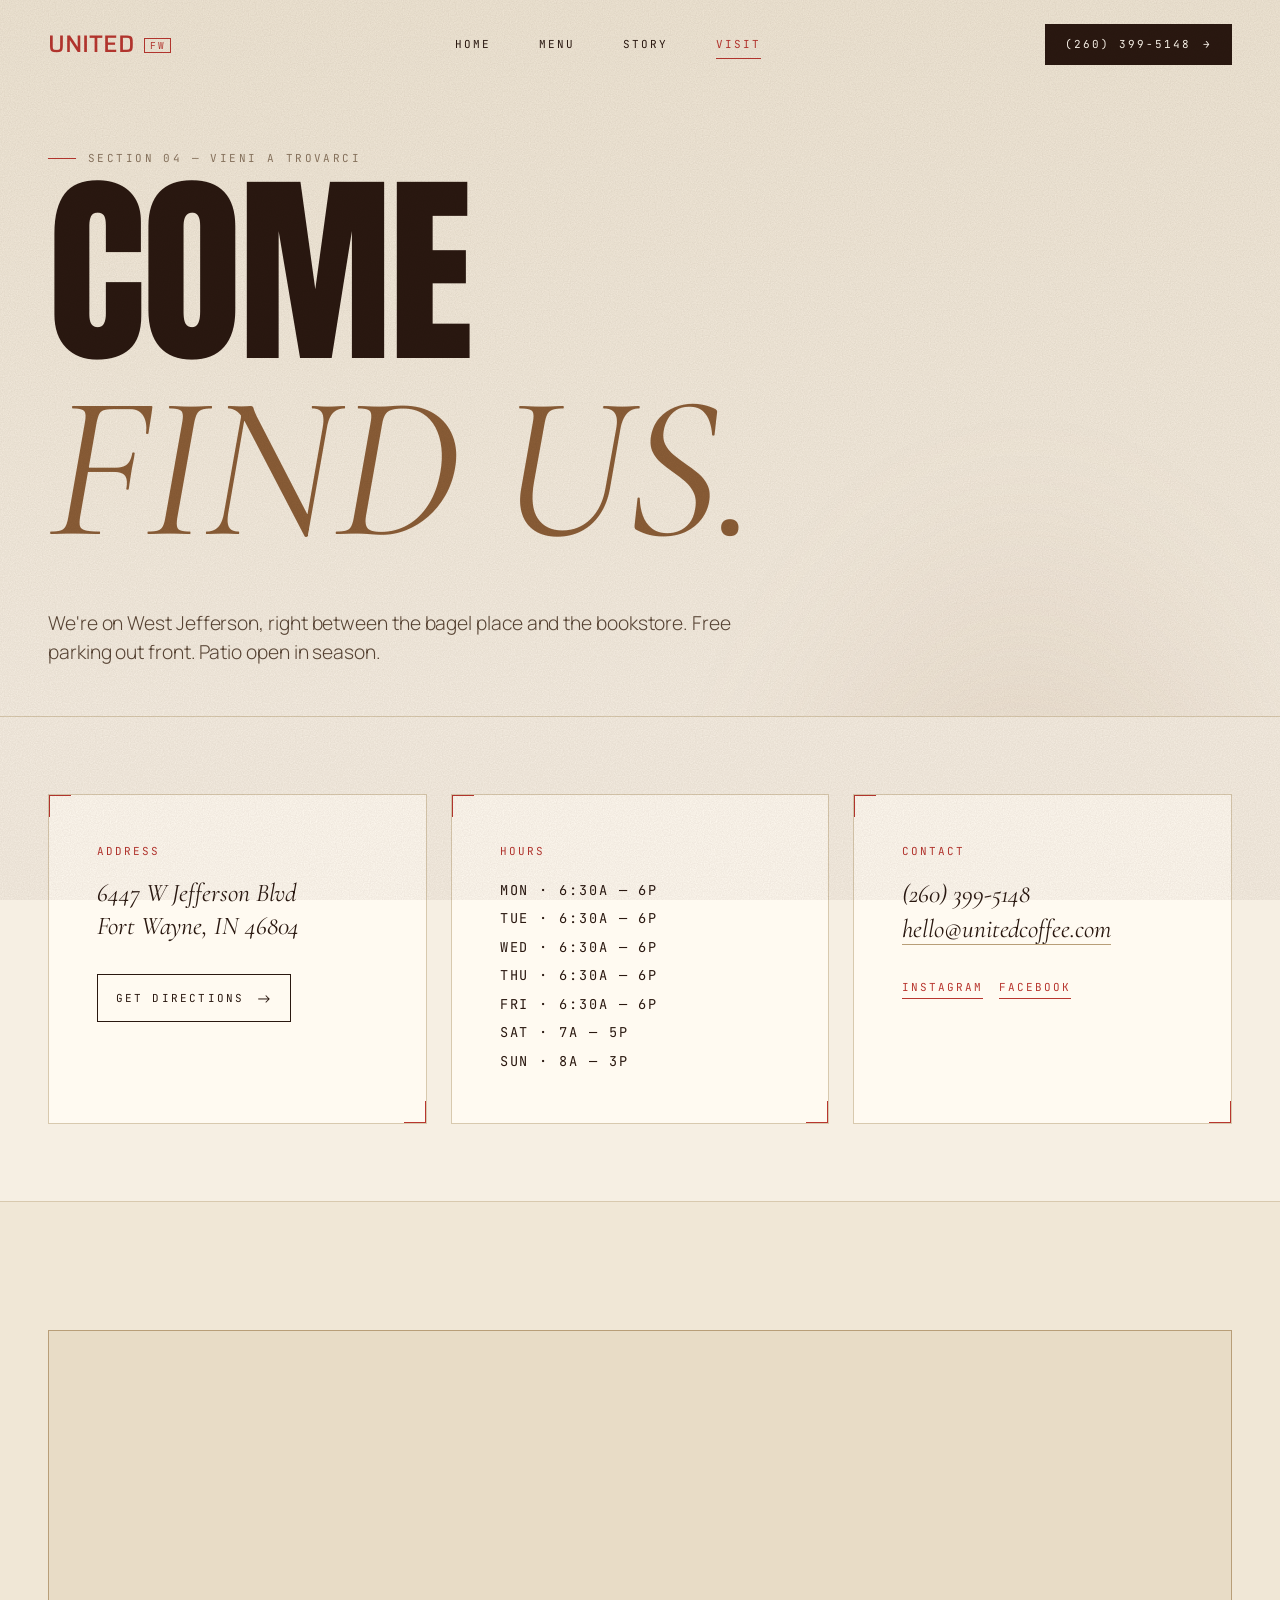
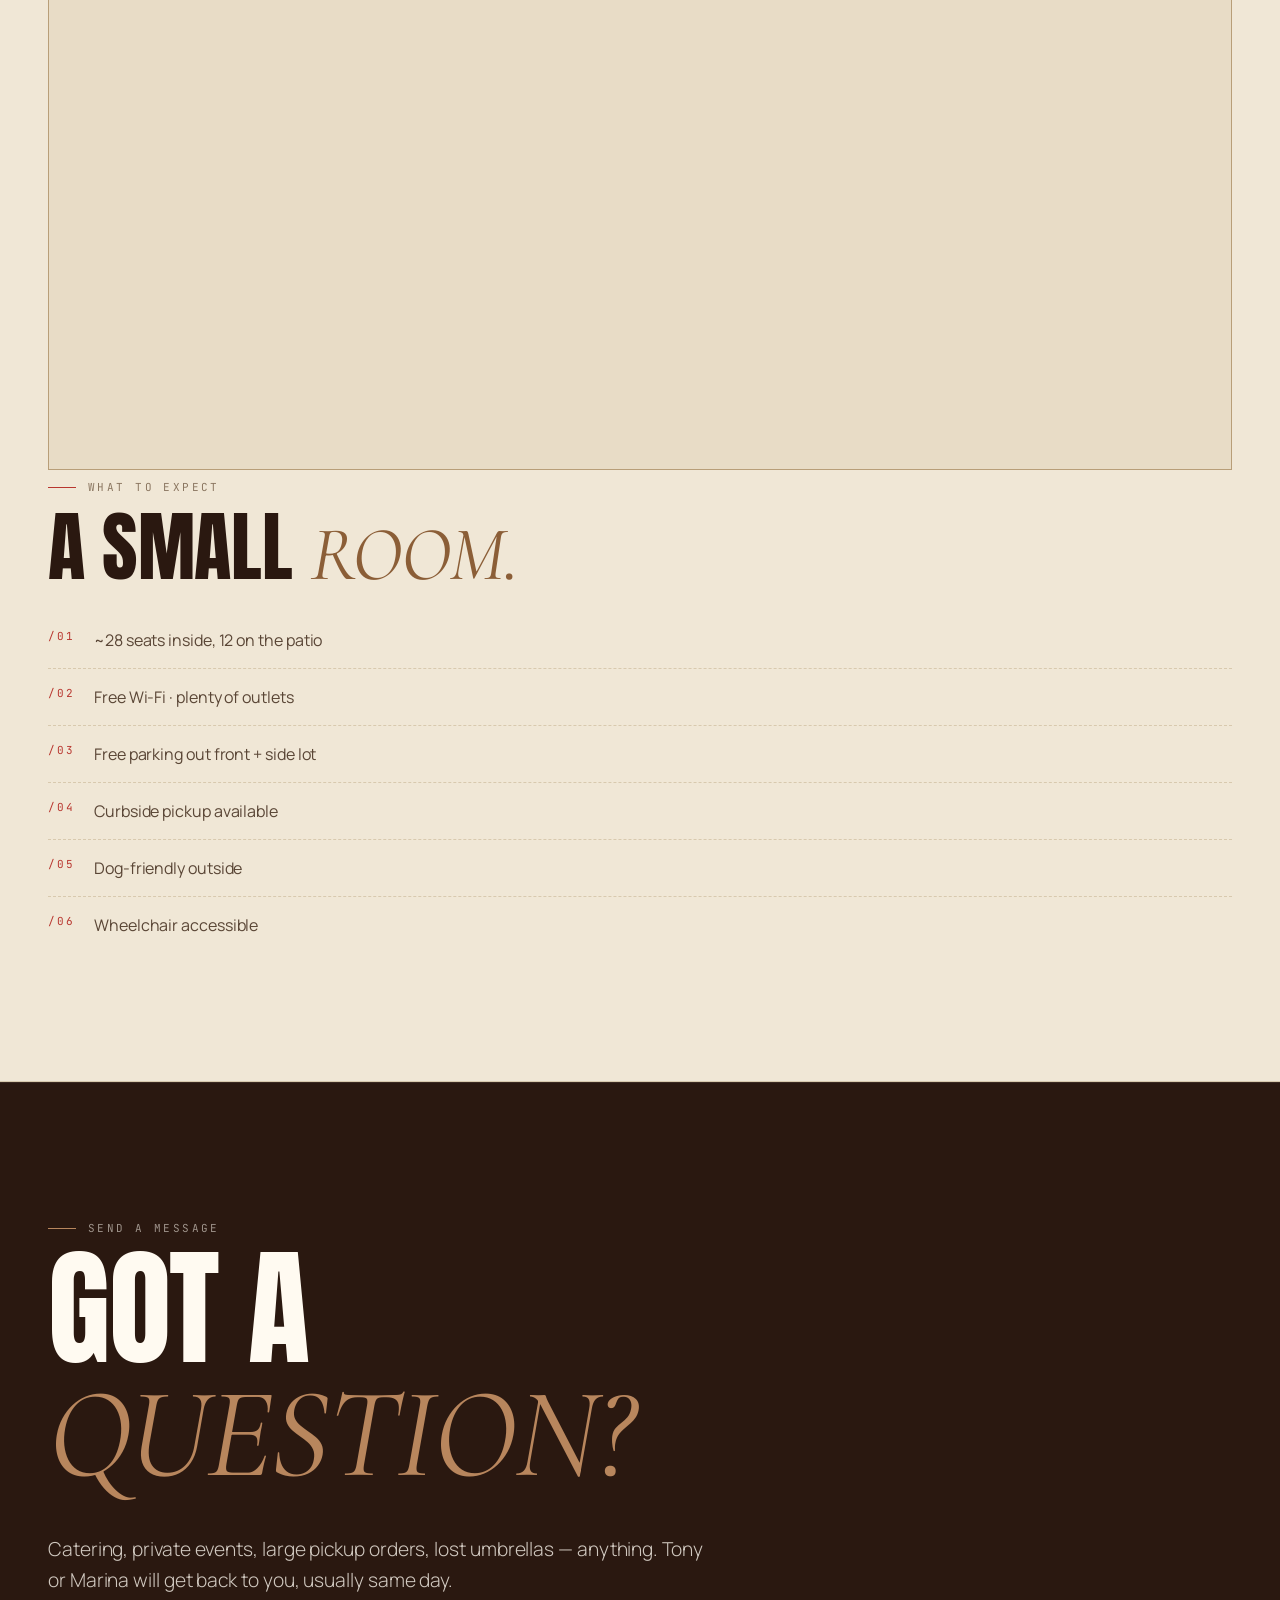
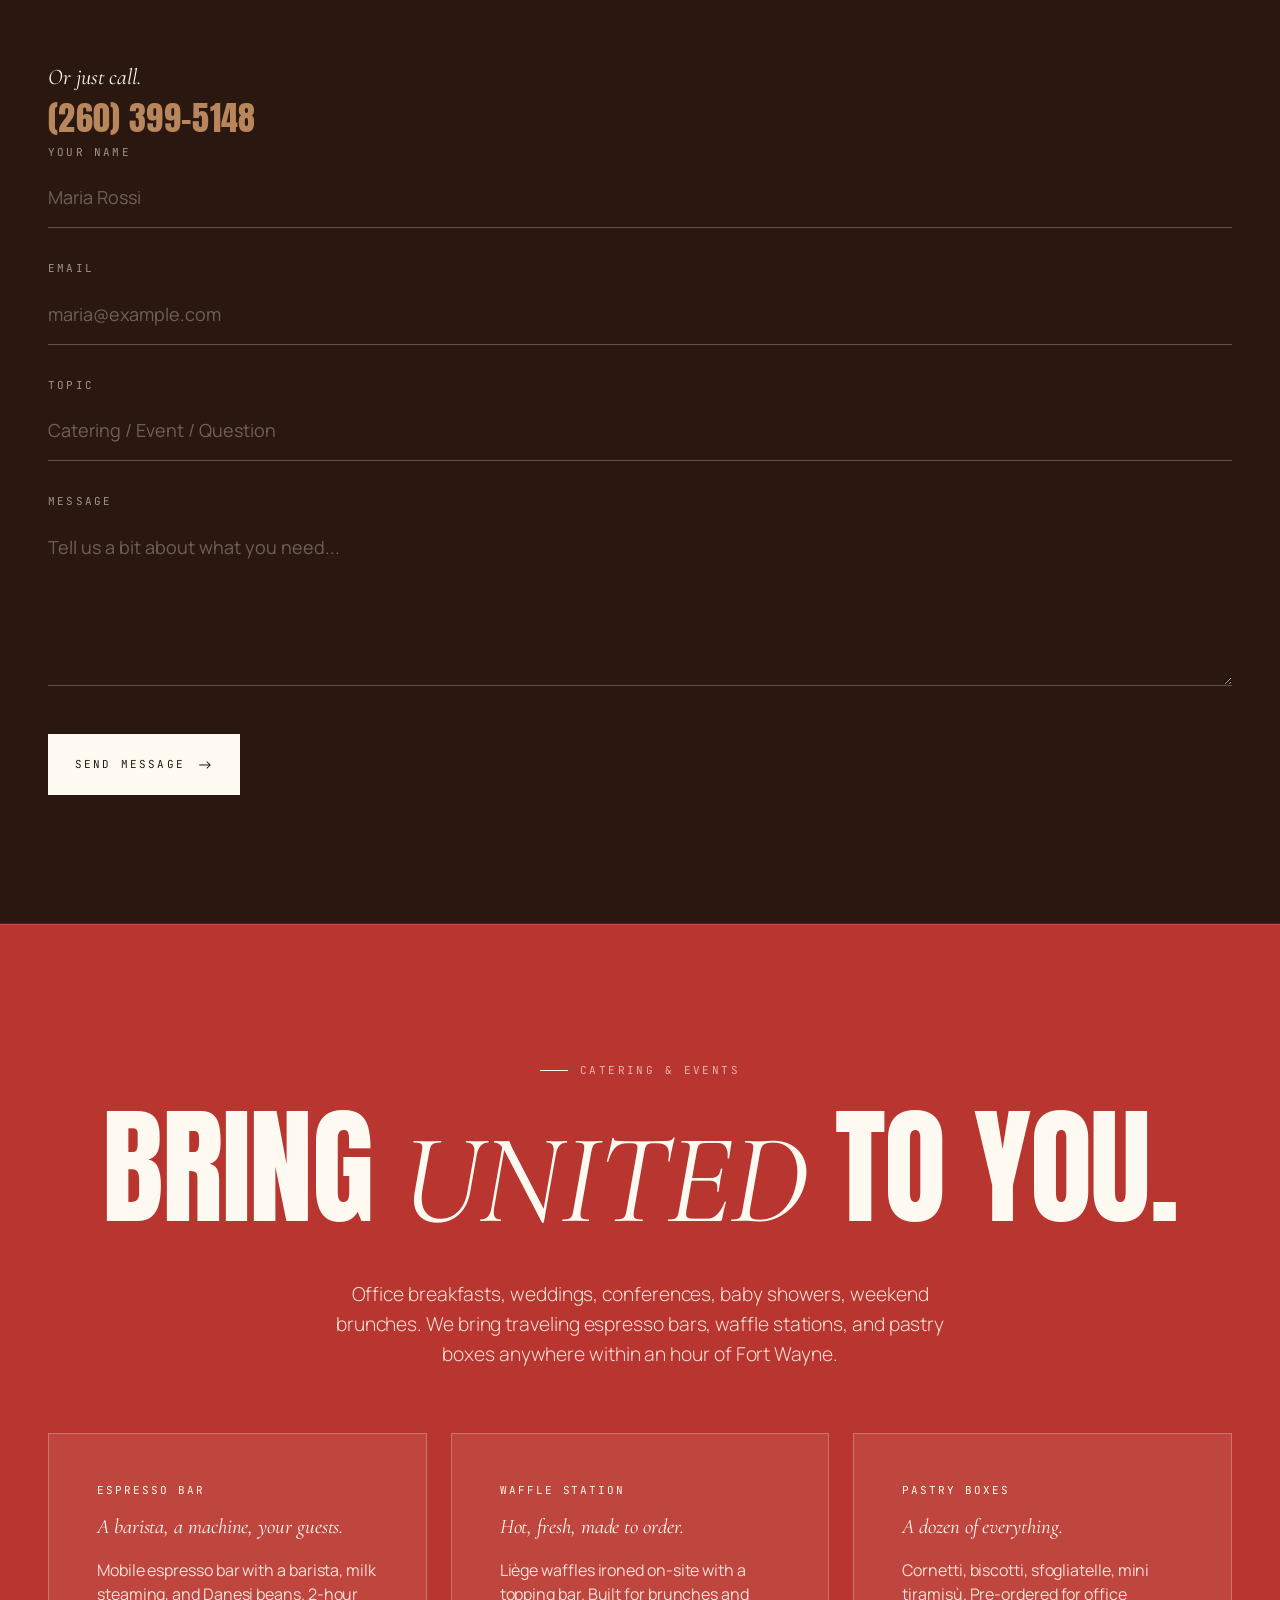
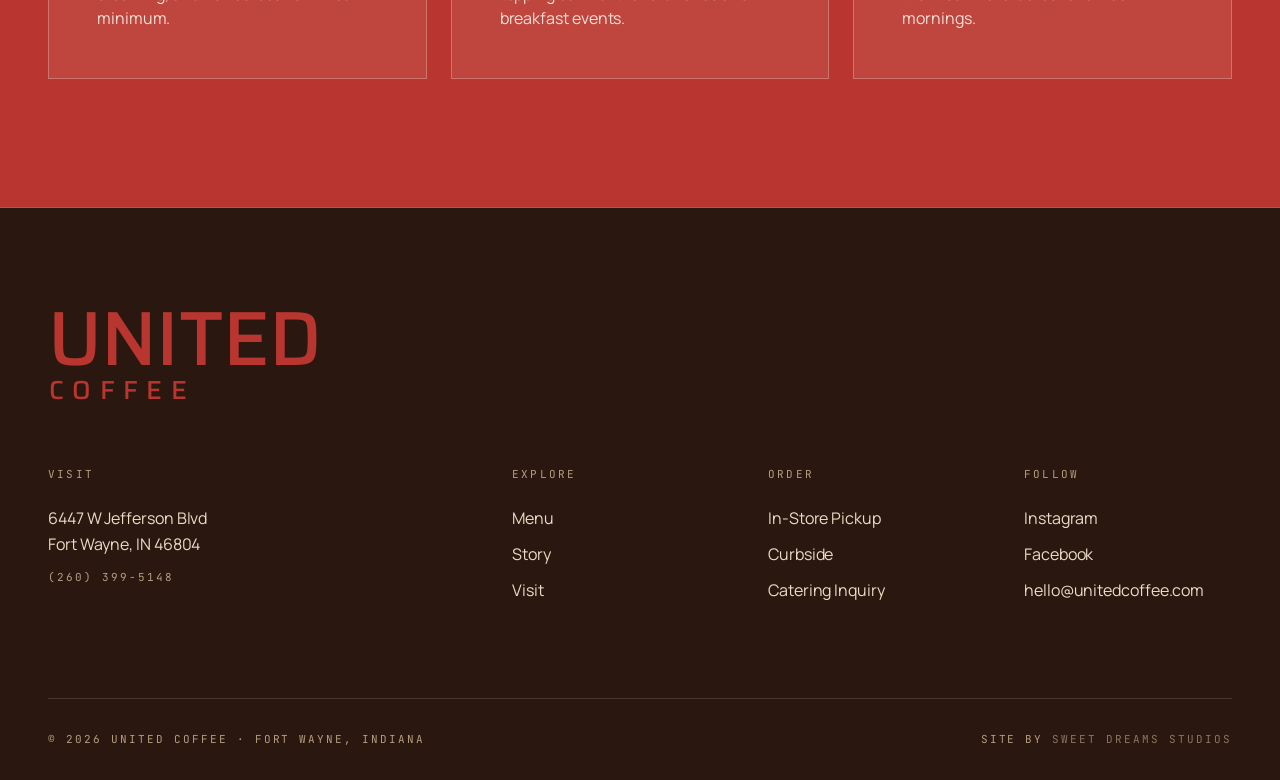
<file: visit.html>
<!DOCTYPE html>
<html lang="en">
<head>
<meta charset="UTF-8" />
<meta name="viewport" content="width=device-width, initial-scale=1.0" />
<title>Visit — United Coffee | 6447 W Jefferson, Fort Wayne</title>
<meta name="description" content="Hours, directions, parking, and contact for United Coffee in Fort Wayne. Open daily on West Jefferson Boulevard." />
<link rel="preconnect" href="https://fonts.googleapis.com" />
<link rel="preconnect" href="https://fonts.gstatic.com" crossorigin />
<link href="https://fonts.googleapis.com/css2?family=Anton&family=Cormorant+Garamond:ital,wght@0,400;1,400;1,500&family=Manrope:wght@200;300;400;500;600&family=JetBrains+Mono:wght@400;500&family=Saira:wght@500&display=swap" rel="stylesheet" />
<link rel="stylesheet" href="styles/globals.css" />
<link rel="icon" href="data:image/svg+xml,%3Csvg xmlns='http://www.w3.org/2000/svg' viewBox='0 0 100 100'%3E%3Crect width='100' height='100' fill='%23F6EFE3'/%3E%3Ctext x='50' y='72' text-anchor='middle' font-family='Anton,Impact' font-size='80' fill='%23B8362F'%3EU%3C/text%3E%3C/svg%3E" />
<style>
  .form-success {
    opacity: 0;
    transform: translateY(20px);
    transition: opacity .6s var(--ease-out), transform .6s var(--ease-out);
    pointer-events: none;
  }
  .form-success.show { opacity: 1; transform: none; pointer-events: auto; }
  .map-frame {
    border: 1px solid var(--border-strong);
    aspect-ratio: 16/10;
    width: 100%;
    background: var(--bg-2);
    overflow: hidden;
  }
  .map-frame iframe { width: 100%; height: 100%; border: 0; filter: sepia(0.15) saturate(0.9); }
</style>
</head>
<body>

<nav class="nav" id="nav">
  <a href="index.html" class="nav-brand">UNITED</a>
  <div class="nav-links" id="navLinks">
    <a href="index.html" class="nav-link">Home</a>
    <a href="menu.html" class="nav-link">Menu</a>
    <a href="story.html" class="nav-link">Story</a>
    <a href="visit.html" class="nav-link" aria-current="page">Visit</a>
  </div>
  <a href="tel:+12603995148" class="nav-cta">(260) 399-5148 <span aria-hidden="true">→</span></a>
  <button class="nav-toggle" id="navToggle" aria-label="Toggle menu">
    <span></span><span></span><span></span>
  </button>
</nav>

<header class="page-header">
  <div class="wrap">
    <span class="eyebrow" data-reveal>Section 04 — Vieni a Trovarci</span>
    <h1 class="h-mega mt-4" data-reveal data-delay="1">Come <br /><span class="editorial text-crema-deep">find us.</span></h1>
    <p class="lead mt-6" data-reveal data-delay="2" style="max-width: 65ch;">
      We're on West Jefferson, right between the bagel place and the bookstore. Free parking out front. Patio open in season.
    </p>
  </div>
</header>

<!-- ADDRESS / HOURS / CONTACT GRID -->
<section class="section section-tight">
  <div class="wrap">
    <div class="grid grid-3" style="gap: var(--s-5);">
      <div class="card bracket" data-reveal>
        <div class="mono text-rosso">Address</div>
        <p class="mt-4" style="font-family: var(--font-editorial); font-style: italic; font-size: 1.6rem; line-height: 1.3;">
          6447 W Jefferson Blvd<br />Fort Wayne, IN 46804
        </p>
        <div class="mt-6">
          <a href="https://maps.google.com/?q=6447+W+Jefferson+Blvd+Fort+Wayne+IN" target="_blank" rel="noopener" class="btn btn-arrow" style="padding: 0.7rem 1.1rem;">Get Directions</a>
        </div>
      </div>

      <div class="card bracket" data-reveal data-delay="1">
        <div class="mono text-rosso">Hours</div>
        <ul class="mt-4 mono" style="font-size: 0.85rem; line-height: 2.1; letter-spacing: 0.14em;">
          <li>MON · 6:30A — 6P</li>
          <li>TUE · 6:30A — 6P</li>
          <li>WED · 6:30A — 6P</li>
          <li>THU · 6:30A — 6P</li>
          <li>FRI · 6:30A — 6P</li>
          <li>SAT · 7A — 5P</li>
          <li>SUN · 8A — 3P</li>
        </ul>
      </div>

      <div class="card bracket" data-reveal data-delay="2">
        <div class="mono text-rosso">Contact</div>
        <p class="mt-4" style="font-family: var(--font-editorial); font-style: italic; font-size: 1.6rem; line-height: 1.4;">
          (260) 399-5148<br />
          <a href="mailto:hello@unitedcoffee.com" style="border-bottom: 1px solid var(--border-strong);">hello@unitedcoffee.com</a>
        </p>
        <div class="mt-6 flex gap-4">
          <a href="https://instagram.com/united.coffee" target="_blank" rel="noopener" class="mono" style="color: var(--rosso); border-bottom: 1px solid var(--rosso); padding-bottom: 2px;">Instagram</a>
          <a href="https://www.facebook.com/unitedcoffee.fw/" target="_blank" rel="noopener" class="mono" style="color: var(--rosso); border-bottom: 1px solid var(--rosso); padding-bottom: 2px;">Facebook</a>
        </div>
      </div>
    </div>
  </div>
</section>

<!-- MAP + WHAT TO EXPECT -->
<section class="section" style="background: var(--bg-1); border-block: 1px solid var(--border);">
  <div class="wrap">
    <div class="grid-12" style="gap: var(--gutter); align-items: start;">
      <div style="grid-column: 1 / span 7;" data-reveal>
        <div class="map-frame">
          <iframe
            src="https://www.google.com/maps?q=6447+W+Jefferson+Blvd+Fort+Wayne+IN&output=embed"
            loading="lazy"
            referrerpolicy="no-referrer-when-downgrade"
            title="United Coffee on Google Maps">
          </iframe>
        </div>
      </div>
      <div style="grid-column: 8 / -1;">
        <span class="eyebrow" data-reveal>What to Expect</span>
        <h2 class="h-2 mt-4" data-reveal data-delay="1">A small <span class="editorial text-crema-deep">room.</span></h2>
        <ul class="mt-6" style="display: flex; flex-direction: column; gap: var(--s-4);">
          <li data-reveal data-delay="1" style="display: flex; gap: var(--s-4); padding-bottom: var(--s-4); border-bottom: 1px dashed var(--border);">
            <span class="mono text-rosso" style="min-width: 30px;">/01</span>
            <span class="text-soft">~28 seats inside, 12 on the patio</span>
          </li>
          <li data-reveal data-delay="2" style="display: flex; gap: var(--s-4); padding-bottom: var(--s-4); border-bottom: 1px dashed var(--border);">
            <span class="mono text-rosso" style="min-width: 30px;">/02</span>
            <span class="text-soft">Free Wi-Fi · plenty of outlets</span>
          </li>
          <li data-reveal data-delay="3" style="display: flex; gap: var(--s-4); padding-bottom: var(--s-4); border-bottom: 1px dashed var(--border);">
            <span class="mono text-rosso" style="min-width: 30px;">/03</span>
            <span class="text-soft">Free parking out front + side lot</span>
          </li>
          <li data-reveal data-delay="4" style="display: flex; gap: var(--s-4); padding-bottom: var(--s-4); border-bottom: 1px dashed var(--border);">
            <span class="mono text-rosso" style="min-width: 30px;">/04</span>
            <span class="text-soft">Curbside pickup available</span>
          </li>
          <li data-reveal data-delay="5" style="display: flex; gap: var(--s-4); padding-bottom: var(--s-4); border-bottom: 1px dashed var(--border);">
            <span class="mono text-rosso" style="min-width: 30px;">/05</span>
            <span class="text-soft">Dog-friendly outside</span>
          </li>
          <li data-reveal data-delay="5" style="display: flex; gap: var(--s-4); padding-bottom: var(--s-4);">
            <span class="mono text-rosso" style="min-width: 30px;">/06</span>
            <span class="text-soft">Wheelchair accessible</span>
          </li>
        </ul>
      </div>
    </div>
  </div>
</section>

<!-- CONTACT FORM — espresso dark for an "after-hours / quiet message" feel -->
<section class="section section-espresso">
  <div class="wrap">
    <div class="grid-12" style="gap: var(--gutter);">
      <div style="grid-column: 1 / span 5;" data-reveal>
        <span class="eyebrow">Send a Message</span>
        <h2 class="h-1 mt-4">Got a <br /><span class="editorial text-crema-deep">question?</span></h2>
        <p class="lead mt-6" style="line-height: 1.6;">
          Catering, private events, large pickup orders, lost umbrellas — anything. Tony or Marina will get back to you, usually same day.
        </p>
        <div class="mt-8" style="font-family: var(--font-editorial); font-style: italic; font-size: 1.4rem;">
          Or just call.<br /><span style="font-style: normal; font-family: var(--font-display); font-size: 1.5em; letter-spacing: 0.01em; color: var(--crema);">(260) 399-5148</span>
        </div>
      </div>
      <div style="grid-column: 7 / -1;" class="form-wrap" data-reveal data-delay="1">
        <form data-demo style="display: flex; flex-direction: column; gap: var(--s-6);">
          <div class="form-group">
            <label class="label" for="name">Your Name</label>
            <input class="input" id="name" name="name" type="text" placeholder="Maria Rossi" required />
          </div>
          <div class="form-group">
            <label class="label" for="email">Email</label>
            <input class="input" id="email" name="email" type="email" placeholder="maria@example.com" required />
          </div>
          <div class="form-group">
            <label class="label" for="topic">Topic</label>
            <input class="input" id="topic" name="topic" type="text" placeholder="Catering / Event / Question" />
          </div>
          <div class="form-group">
            <label class="label" for="msg">Message</label>
            <textarea class="textarea" id="msg" name="message" rows="5" placeholder="Tell us a bit about what you need..." required></textarea>
          </div>
          <div class="mt-4">
            <button type="submit" class="btn btn-primary btn-arrow">Send Message</button>
          </div>
        </form>
      </div>
    </div>
  </div>
</section>

<!-- CATERING TEASE — rosso to make it pop as an upsell -->
<section class="section section-rosso">
  <div class="wrap center">
    <span class="eyebrow" data-reveal>Catering &amp; Events</span>
    <h2 class="h-1 mt-6" data-reveal data-delay="1">
      Bring <span class="editorial text-crema-deep">United</span> to you.
    </h2>
    <p class="lead mt-6" style="margin-inline: auto;" data-reveal data-delay="2">
      Office breakfasts, weddings, conferences, baby showers, weekend brunches. We bring traveling espresso bars, waffle stations, and pastry boxes anywhere within an hour of Fort Wayne.
    </p>
    <div class="grid grid-3 mt-8" style="gap: var(--s-5); text-align: left;">
      <div class="card" data-reveal>
        <div class="mono text-rosso">Espresso Bar</div>
        <p class="mt-3" style="font-family: var(--font-editorial); font-style: italic; font-size: 1.3rem;">A barista, a machine, your guests.</p>
        <p class="text-soft mt-4">Mobile espresso bar with a barista, milk steaming, and Danesi beans. 2-hour minimum.</p>
      </div>
      <div class="card" data-reveal data-delay="1">
        <div class="mono text-rosso">Waffle Station</div>
        <p class="mt-3" style="font-family: var(--font-editorial); font-style: italic; font-size: 1.3rem;">Hot, fresh, made to order.</p>
        <p class="text-soft mt-4">Liège waffles ironed on-site with a topping bar. Built for brunches and breakfast events.</p>
      </div>
      <div class="card" data-reveal data-delay="2">
        <div class="mono text-rosso">Pastry Boxes</div>
        <p class="mt-3" style="font-family: var(--font-editorial); font-style: italic; font-size: 1.3rem;">A dozen of everything.</p>
        <p class="text-soft mt-4">Cornetti, biscotti, sfogliatelle, mini tiramisù. Pre-ordered for office mornings.</p>
      </div>
    </div>
  </div>
</section>

<!-- Footer -->
<footer class="footer">
  <div class="wrap">
    <div class="logo-lockup footer-brand" style="font-size: clamp(2.8rem, 6vw, 5rem);">
      <span class="logo-united">United</span>
      <span class="logo-coffee">Coffee</span>
    </div>
    <div class="footer-grid mt-8">
      <div class="footer-col">
        <h4>Visit</h4>
        <p style="line-height:1.6;">
          6447 W Jefferson Blvd<br />
          Fort Wayne, IN 46804<br />
          <span class="mono mt-3" style="display:inline-block; color: var(--text-faint);">(260) 399-5148</span>
        </p>
      </div>
      <div class="footer-col">
        <h4>Explore</h4>
        <ul>
          <li><a href="menu.html">Menu</a></li>
          <li><a href="story.html">Story</a></li>
          <li><a href="visit.html">Visit</a></li>
        </ul>
      </div>
      <div class="footer-col">
        <h4>Order</h4>
        <ul>
          <li><a href="visit.html">In-Store Pickup</a></li>
          <li><a href="visit.html">Curbside</a></li>
          <li><a href="visit.html">Catering Inquiry</a></li>
        </ul>
      </div>
      <div class="footer-col">
        <h4>Follow</h4>
        <ul>
          <li><a href="https://instagram.com/united.coffee" target="_blank" rel="noopener">Instagram</a></li>
          <li><a href="https://www.facebook.com/unitedcoffee.fw/" target="_blank" rel="noopener">Facebook</a></li>
          <li><a href="mailto:hello@unitedcoffee.com">hello@unitedcoffee.com</a></li>
        </ul>
      </div>
    </div>
    <div class="footer-bottom">
      <span>© <span data-year>2026</span> United Coffee · Fort Wayne, Indiana</span>
      <span>Site by <a href="https://sweetdreamsmusic.com" target="_blank" rel="noopener">Sweet Dreams Studios</a></span>
    </div>
  </div>
</footer>

<!-- Cart FAB -->
<button class="cart-fab" id="cartFab" aria-label="View your order">
  <span>BAG</span>
  <span class="cart-fab-count" id="cartFabCount">0</span>
</button>

<!-- Cart overlay + drawer -->
<div class="cart-overlay" id="cartOverlay" aria-hidden="true"></div>
<aside class="cart-drawer" id="cartDrawer" aria-label="Your order" role="dialog">
  <div class="cart-header">
    <div>
      <div class="cart-title">Your order</div>
      <div style="font-family: var(--font-mono); font-size: 0.65rem; letter-spacing: 0.2em; text-transform: uppercase; color: var(--text-dim); margin-top: 0.25rem;">Pickup · ready in 15–20 min</div>
    </div>
    <button class="cart-close" id="cartClose" aria-label="Close cart">✕</button>
  </div>
  <div class="cart-body" id="cartBody"></div>
  <div class="cart-footer" id="cartFooter">
    <div class="cart-total">
      <span class="cart-total-label">Subtotal</span>
      <span class="cart-total-amount" id="cartTotal">$0.00</span>
    </div>
    <a href="order.html" class="btn btn-primary btn-arrow" style="width: 100%; justify-content: center;">Checkout</a>
    <p class="cart-note">Demo only · prices are illustrative · pay at pickup</p>
  </div>
</aside>

<script src="scripts/main.js" defer></script>
<script src="scripts/cart.js" defer></script>
</body>
</html>
</file>
<file: styles/globals.css>
/* ==========================================================================
   UNITED COFFEE — Design System
   Italian editorial × Fort Wayne warmth × specialty café craft
   ========================================================================== */

/* ---------- Reset / Normalize ---------- */
*, *::before, *::after { box-sizing: border-box; margin: 0; padding: 0; }
html { -webkit-text-size-adjust: 100%; }
body { line-height: 1.5; -webkit-font-smoothing: antialiased; -moz-osx-font-smoothing: grayscale; }
img, picture, video, canvas, svg { display: block; max-width: 100%; }
input, button, textarea, select { font: inherit; color: inherit; background: none; border: none; }
button { cursor: pointer; }
a { color: inherit; text-decoration: none; }
ul, ol { list-style: none; }
::selection { background: var(--espresso); color: var(--cream); }

/* ---------- Design Tokens ---------- */
:root {
  /* Colors — warm cream paper, espresso ink, crema caramel, Italian red */
  --bg: #F6EFE3;            /* page cream — soft, warm, like latte foam */
  --bg-1: #F0E7D6;          /* slightly deeper cream */
  --bg-2: #E8DCC6;          /* tan paper */
  --surface: #FFFAF1;       /* milk-white surface */
  --surface-2: #FBF4E6;
  --border: #D8C9AE;
  --border-strong: #B89E78;

  --espresso: #2A1810;      /* deep coffee — primary text */
  --espresso-2: #3D2A1E;    /* slightly lighter espresso */
  --text: #2A1810;
  --text-soft: #5A4636;
  --text-dim: #8A7660;
  --text-faint: #B49E80;

  --crema: #B8865D;         /* primary accent — caramel crema */
  --crema-deep: #8B5E37;    /* deep roast */
  --crema-glow: rgba(184, 134, 93, 0.25);

  --cream: #FFFAF1;         /* light text on dark surfaces (milk foam) */

  --rosso: #B8362F;         /* Italian red — the flag, the moka pot */
  --rosso-deep: #8E2620;

  --olive: #6B6B3A;         /* secondary natural accent */
  --gold: #C29B3B;          /* warm gold for accents */

  /* Typography */
  --font-brand: 'Saira', 'Oswald', 'Anton', 'Impact', sans-serif;  /* brand wordmark — squarer proportions than Oswald, skinny medium strokes */
  --font-display: 'Anton', 'Impact', sans-serif;
  --font-editorial: 'Cormorant Garamond', 'Times New Roman', serif;
  --font-body: 'Manrope', system-ui, sans-serif;
  --font-mono: 'JetBrains Mono', 'SF Mono', monospace;

  /* Spacing scale */
  --s-1: 0.25rem;
  --s-2: 0.5rem;
  --s-3: 0.75rem;
  --s-4: 1rem;
  --s-5: 1.5rem;
  --s-6: 2rem;
  --s-7: 3rem;
  --s-8: 4rem;
  --s-9: 6rem;
  --s-10: 8rem;
  --s-11: 12rem;

  /* Type scale */
  --fs-mono: 0.6875rem;
  --fs-xs: 0.75rem;
  --fs-sm: 0.875rem;
  --fs-base: 1rem;
  --fs-lg: 1.125rem;
  --fs-xl: 1.375rem;
  --fs-2xl: 1.875rem;
  --fs-3xl: 2.5rem;
  --fs-4xl: 3.5rem;
  --fs-5xl: 5rem;
  --fs-6xl: 7rem;
  --fs-7xl: 10rem;

  /* Layout */
  --max-w: 1440px;
  --gutter: clamp(1rem, 4vw, 3rem);

  /* Motion */
  --ease-out: cubic-bezier(0.16, 1, 0.3, 1);
  --ease-in-out: cubic-bezier(0.65, 0, 0.35, 1);
  --dur-fast: 200ms;
  --dur: 400ms;
  --dur-slow: 800ms;
}

/* ---------- Base ---------- */
html { scroll-behavior: smooth; }
body {
  background: var(--bg);
  color: var(--text);
  font-family: var(--font-body);
  font-size: var(--fs-base);
  font-weight: 400;
  letter-spacing: -0.005em;
  overflow-x: hidden;
  position: relative;
}

/* Subtle paper grain overlay */
body::before {
  content: '';
  position: fixed;
  inset: 0;
  background-image: url("data:image/svg+xml;utf8,<svg xmlns='http://www.w3.org/2000/svg' width='200' height='200'><filter id='n'><feTurbulence type='fractalNoise' baseFrequency='0.85' numOctaves='2' stitchTiles='stitch'/><feColorMatrix values='0 0 0 0 0.16 0 0 0 0 0.09 0 0 0 0 0.06 0 0 0 0.35 0'/></filter><rect width='100%25' height='100%25' filter='url(%23n)'/></svg>");
  opacity: 0.4;
  pointer-events: none;
  z-index: 100;
  mix-blend-mode: multiply;
}

/* ---------- Typography ---------- */
.display {
  font-family: var(--font-display);
  font-weight: 400;
  line-height: 0.88;
  letter-spacing: -0.01em;
  text-transform: uppercase;
}

.editorial {
  font-family: var(--font-editorial);
  font-style: italic;
  font-weight: 400;
  line-height: 1.05;
  letter-spacing: -0.015em;
}

.mono {
  font-family: var(--font-mono);
  font-weight: 400;
  font-size: var(--fs-mono);
  letter-spacing: 0.18em;
  text-transform: uppercase;
}

h1, h2, h3, h4 { font-weight: 400; }

.h-mega { font-family: var(--font-display); font-size: clamp(4rem, 16vw, 14rem); line-height: 0.86; letter-spacing: -0.015em; text-transform: uppercase; }
.h-1   { font-family: var(--font-display); font-size: clamp(3rem, 10vw, 8rem); line-height: 0.88; letter-spacing: -0.01em; text-transform: uppercase; }
.h-2   { font-family: var(--font-display); font-size: clamp(2.25rem, 6vw, 5rem); line-height: 0.92; letter-spacing: -0.005em; text-transform: uppercase; }
.h-3   { font-family: var(--font-display); font-size: clamp(1.75rem, 4vw, 3rem); line-height: 0.95; text-transform: uppercase; }
.h-4   { font-family: var(--font-display); font-size: clamp(1.25rem, 2.5vw, 1.875rem); line-height: 1; text-transform: uppercase; letter-spacing: 0.01em; }

.lead {
  font-size: clamp(1.1rem, 1.5vw, 1.5rem);
  line-height: 1.55;
  color: var(--text-soft);
  font-weight: 300;
  max-width: 60ch;
}

.eyebrow {
  font-family: var(--font-mono);
  font-size: var(--fs-mono);
  letter-spacing: 0.22em;
  text-transform: uppercase;
  color: var(--text-dim);
  display: inline-flex;
  align-items: center;
  gap: var(--s-3);
}
.eyebrow::before {
  content: '';
  width: 28px;
  height: 1px;
  background: var(--rosso);
}

/* ---------- Layout primitives ---------- */
.wrap { max-width: var(--max-w); margin: 0 auto; padding: 0 var(--gutter); }
.section { padding: clamp(4rem, 10vw, 9rem) 0; position: relative; }
.section-tight { padding: clamp(3rem, 6vw, 6rem) 0; }
.divider { height: 1px; background: var(--border); width: 100%; }

.grid { display: grid; gap: var(--s-6); }
.grid-2 { grid-template-columns: repeat(2, 1fr); }
.grid-3 { grid-template-columns: repeat(3, 1fr); }
.grid-4 { grid-template-columns: repeat(4, 1fr); }
.grid-12 { grid-template-columns: repeat(12, 1fr); gap: var(--gutter); }

@media (max-width: 900px) {
  .grid-2, .grid-3, .grid-4 { grid-template-columns: 1fr; }
  .grid-12 { grid-template-columns: repeat(6, 1fr); }
}

/* ---------- Navigation ---------- */
.nav {
  position: fixed;
  top: 0; left: 0; right: 0;
  z-index: 50;
  padding: var(--s-5) var(--gutter);
  display: flex;
  justify-content: space-between;
  align-items: center;
  transition: background var(--dur), backdrop-filter var(--dur), border-color var(--dur);
  border-bottom: 1px solid transparent;
}
.nav.scrolled {
  background: rgba(246, 239, 227, 0.85);
  backdrop-filter: blur(18px) saturate(140%);
  -webkit-backdrop-filter: blur(18px) saturate(140%);
  border-bottom-color: var(--border);
}
.nav.on-hero { color: var(--cream); }
.nav.on-hero .nav-link { color: var(--surface); }
.nav.on-hero .nav-brand { color: var(--rosso); } /* keep brand red */
.nav.on-hero.scrolled { color: var(--text); }
.nav.on-hero.scrolled .nav-link { color: var(--text); }
.nav.on-hero.scrolled .nav-brand { color: var(--rosso); }
.nav-brand {
  font-family: var(--font-brand);
  font-weight: 500;
  font-size: 1.5rem;
  letter-spacing: 0;
  text-transform: uppercase;
  color: var(--rosso);
  display: flex;
  align-items: center;
  gap: 0.6rem;
  line-height: 1;
}
.nav-brand::after {
  content: 'FW';
  font-family: var(--font-mono);
  font-size: 0.6rem;
  letter-spacing: 0.2em;
  color: var(--rosso);
  border: 1px solid var(--rosso);
  padding: 2px 5px;
  margin-top: 2px;
  font-weight: 400;
}
.nav-links {
  display: flex;
  gap: var(--s-7);
  align-items: center;
}
.nav-link {
  font-family: var(--font-mono);
  font-size: var(--fs-mono);
  letter-spacing: 0.18em;
  text-transform: uppercase;
  color: var(--text);
  position: relative;
  transition: color var(--dur-fast);
}
.nav-link::after {
  content: '';
  position: absolute;
  left: 0; bottom: -6px;
  width: 0;
  height: 1px;
  background: var(--rosso);
  transition: width var(--dur) var(--ease-out);
}
.nav-link:hover::after, .nav-link[aria-current="page"]::after { width: 100%; }
.nav-link[aria-current="page"] { color: var(--rosso); }

.nav-cta {
  font-family: var(--font-mono);
  font-size: var(--fs-mono);
  letter-spacing: 0.18em;
  text-transform: uppercase;
  color: var(--cream);
  background: var(--espresso);
  padding: 0.7rem 1.2rem;
  border: 1px solid var(--espresso);
  transition: all var(--dur-fast);
  display: inline-flex;
  align-items: center;
  gap: var(--s-3);
}
.nav-cta:hover { background: var(--rosso); border-color: var(--rosso); color: var(--cream); }

.nav-toggle { display: none; }
@media (max-width: 800px) {
  /* Mobile: contained pill nav — horizontal links, persistent backdrop, always readable */
  .nav {
    padding: var(--s-3) var(--s-3);
    justify-content: center;
    mix-blend-mode: normal;
    pointer-events: none; /* let outer area pass clicks */
  }
  .nav.on-hero,
  .nav.on-hero.scrolled { color: var(--text); }
  .nav.on-hero .nav-brand,
  .nav.on-hero .nav-link { color: var(--text); }

  /* Inner pill that holds brand + links */
  .nav-brand,
  .nav-links,
  .nav-cta { pointer-events: auto; }

  .nav-brand {
    position: absolute;
    left: var(--s-4);
    top: 50%;
    transform: translateY(-50%);
    background: rgba(255, 250, 241, 0.9);
    backdrop-filter: blur(14px) saturate(140%);
    -webkit-backdrop-filter: blur(14px) saturate(140%);
    padding: 0.45rem 0.7rem;
    border: 1px solid var(--border);
    border-radius: 999px;
    font-size: 1.05rem;
    z-index: 2;
  }
  .nav-brand::after { display: none; }

  .nav-links {
    display: flex !important;
    flex-direction: row;
    gap: 0;
    background: rgba(255, 250, 241, 0.9);
    backdrop-filter: blur(14px) saturate(140%);
    -webkit-backdrop-filter: blur(14px) saturate(140%);
    border: 1px solid var(--border);
    border-radius: 999px;
    padding: 0.4rem 0.6rem;
    margin: 0 auto;
    align-items: center;
    z-index: 1;
  }
  .nav-link {
    font-family: var(--font-mono);
    font-size: 0.6rem;
    letter-spacing: 0.18em;
    color: var(--text) !important;
    padding: 0.45rem 0.7rem;
    border-radius: 999px;
    transition: background var(--dur-fast), color var(--dur-fast);
  }
  .nav-link::after { display: none; }
  .nav-link[aria-current="page"] {
    background: var(--espresso);
    color: var(--cream) !important;
  }

  /* Hide the hamburger and CTA on mobile — links are always visible now */
  .nav-toggle,
  .nav-cta { display: none; }

  /* Disable the scrolled-state full-width backdrop — pill is always there */
  .nav.scrolled {
    background: transparent;
    backdrop-filter: none;
    -webkit-backdrop-filter: none;
    border-bottom-color: transparent;
  }
}

@media (max-width: 480px) {
  .nav-brand { font-size: 0.95rem; padding: 0.4rem 0.6rem; }
  .nav-link { font-size: 0.55rem; padding: 0.4rem 0.55rem; letter-spacing: 0.15em; }
}

/* ---------- Buttons ---------- */
.btn {
  display: inline-flex;
  align-items: center;
  gap: var(--s-3);
  font-family: var(--font-mono);
  font-size: var(--fs-mono);
  letter-spacing: 0.2em;
  text-transform: uppercase;
  padding: 1.1rem 1.6rem;
  border: 1px solid currentColor;
  background: transparent;
  color: var(--text);
  position: relative;
  overflow: hidden;
  transition: color var(--dur) var(--ease-out);
  cursor: pointer;
  white-space: nowrap;
}
.btn::before {
  content: '';
  position: absolute;
  inset: 0;
  background: currentColor;
  transform: translateY(101%);
  transition: transform var(--dur) var(--ease-out);
  z-index: -1;
}
.btn:hover { color: var(--bg); }
.btn:hover::before { transform: translateY(0); }

.btn-rosso { color: var(--rosso); border-color: var(--rosso); }
.btn-rosso:hover { color: var(--cream); }
.btn-rosso::before { background: var(--rosso); }

.btn-primary {
  color: var(--cream);
  background: var(--espresso);
  border-color: var(--espresso);
}
.btn-primary::before { background: var(--rosso); }
.btn-primary:hover { color: var(--cream); border-color: var(--rosso); }

.btn-arrow::after {
  content: '→';
  font-family: var(--font-body);
  font-size: 1rem;
  letter-spacing: 0;
  transition: transform var(--dur-fast);
}
.btn-arrow:hover::after { transform: translateX(4px); }

/* ---------- Cards & surfaces ---------- */
.card {
  background: var(--surface);
  border: 1px solid var(--border);
  padding: var(--s-7);
  position: relative;
  transition: border-color var(--dur), transform var(--dur);
}
.card:hover { border-color: var(--border-strong); }

.bracket {
  position: relative;
  padding: var(--s-7);
}
.bracket::before, .bracket::after {
  content: '';
  position: absolute;
  width: 22px;
  height: 22px;
  border: 1px solid var(--rosso);
}
.bracket::before { top: 0; left: 0; border-right: none; border-bottom: none; }
.bracket::after { bottom: 0; right: 0; border-left: none; border-top: none; }

/* ---------- Forms ---------- */
.form-group {
  display: flex;
  flex-direction: column;
  gap: var(--s-2);
}
.label {
  font-family: var(--font-mono);
  font-size: var(--fs-mono);
  letter-spacing: 0.2em;
  text-transform: uppercase;
  color: var(--text-dim);
}
.input, .textarea {
  background: transparent;
  border: 0;
  border-bottom: 1px solid var(--border-strong);
  padding: var(--s-4) 0;
  font-family: var(--font-body);
  font-size: var(--fs-lg);
  color: var(--text);
  outline: none;
  transition: border-color var(--dur-fast);
}
.input:focus, .textarea:focus { border-bottom-color: var(--rosso); }
.input::placeholder, .textarea::placeholder { color: var(--text-faint); }

/* ---------- Hero patterns ---------- */
.hero {
  min-height: 100svh;
  display: flex;
  flex-direction: column;
  position: relative;
  overflow: hidden;
}

.hero-image {
  position: absolute;
  inset: 0;
  z-index: 0;
}
.hero-image::after {
  content: '';
  position: absolute;
  inset: 0;
  background:
    linear-gradient(180deg, rgba(42, 24, 16, 0.55) 0%, rgba(42, 24, 16, 0.40) 40%, rgba(246, 239, 227, 0.05) 100%),
    linear-gradient(0deg, rgba(246, 239, 227, 0.95), transparent 25%);
}
.hero-image img {
  width: 100%;
  height: 100%;
  object-fit: cover;
  filter: contrast(1.05) saturate(1.05) brightness(0.92);
}

/* ---------- Scroll-triggered reveal ---------- */
[data-reveal] {
  opacity: 0;
  transform: translateY(30px);
  transition: opacity 1s var(--ease-out), transform 1s var(--ease-out);
}
[data-reveal].in { opacity: 1; transform: none; }
[data-reveal][data-delay="1"] { transition-delay: 80ms; }
[data-reveal][data-delay="2"] { transition-delay: 160ms; }
[data-reveal][data-delay="3"] { transition-delay: 240ms; }
[data-reveal][data-delay="4"] { transition-delay: 320ms; }
[data-reveal][data-delay="5"] { transition-delay: 400ms; }

/* ---------- Marquee ---------- */
.marquee {
  display: flex;
  overflow: hidden;
  white-space: nowrap;
  padding: var(--s-6) 0;
  border-block: 1px solid var(--border);
  background: var(--bg-1);
}
.marquee-track {
  display: flex;
  gap: var(--s-7);
  animation: marquee 38s linear infinite;
  flex-shrink: 0;
  padding-right: var(--s-7);
}
.marquee-item {
  font-family: var(--font-display);
  font-size: clamp(2.5rem, 6vw, 5rem);
  text-transform: uppercase;
  color: var(--text);
  display: flex;
  align-items: center;
  gap: var(--s-7);
}
.marquee-item::after {
  content: '✦';
  color: var(--rosso);
  font-size: 0.6em;
}
.marquee-item.italic-item {
  font-family: var(--font-editorial);
  font-style: italic;
  text-transform: none;
  color: var(--crema-deep);
}
@keyframes marquee {
  to { transform: translateX(-100%); }
}

/* ---------- Footer ---------- */
.footer {
  background: var(--espresso);
  color: var(--bg);
  padding: var(--s-9) 0 var(--s-6);
  position: relative;
}
.footer-grid {
  display: grid;
  grid-template-columns: 2fr 1fr 1fr 1fr;
  gap: var(--s-7);
  margin-bottom: var(--s-9);
}
@media (max-width: 800px) { .footer-grid { grid-template-columns: 1fr 1fr; } }
.footer-brand {
  font-family: var(--font-brand);
  font-size: clamp(2.5rem, 6vw, 5rem);
  line-height: 0.9;
  color: var(--rosso);
  letter-spacing: -0.02em;
  text-transform: uppercase;
}

/* ---------- Logo lockup (UNITED stacked over COFFEE, brand red) ----------
   Use in hero, footer, splash spots — anywhere the full brand identity
   should appear. Inherits color via currentColor so it adapts to dark
   backgrounds and rosso sections. */
.logo-lockup {
  display: inline-flex;
  flex-direction: column;
  align-items: flex-start;
  font-family: var(--font-brand);
  font-weight: 500;
  color: var(--rosso);
  line-height: 0.92;
  text-transform: uppercase;
}
.logo-lockup .logo-united {
  font-size: 1em;
  letter-spacing: -0.01em;
}
.logo-lockup .logo-coffee {
  font-size: 0.34em;
  letter-spacing: 0.32em;
  margin-top: 0.12em;
  padding-left: 0.04em;
  font-weight: 500;
}
.footer-col h4 {
  font-family: var(--font-mono);
  font-size: var(--fs-mono);
  letter-spacing: 0.2em;
  text-transform: uppercase;
  color: var(--text-faint);
  margin-bottom: var(--s-5);
}
.footer-col ul { display: flex; flex-direction: column; gap: var(--s-3); }
.footer-col p, .footer-col a { color: var(--bg-2); transition: color var(--dur-fast); }
.footer-col a:hover { color: var(--rosso); }
.footer-bottom {
  display: flex;
  justify-content: space-between;
  align-items: end;
  padding-top: var(--s-6);
  border-top: 1px solid rgba(216, 201, 174, 0.18);
  font-family: var(--font-mono);
  font-size: var(--fs-mono);
  letter-spacing: 0.18em;
  text-transform: uppercase;
  color: var(--text-faint);
  flex-wrap: wrap;
  gap: var(--s-4);
}
.footer-bottom a { color: var(--text-dim); }
.footer-bottom a:hover { color: var(--rosso); }

/* ---------- Utility ---------- */
.text-rosso { color: var(--rosso); }
.text-crema { color: var(--crema); }
.text-crema-deep { color: var(--crema-deep); }
.text-espresso { color: var(--espresso); }
.text-cream { color: var(--surface); }
.text-dim { color: var(--text-dim); }
.text-soft { color: var(--text-soft); }
.text-faint { color: var(--text-faint); }
.italic { font-style: italic; }
.center { text-align: center; }
.flex { display: flex; }
.flex-col { display: flex; flex-direction: column; }
.items-center { align-items: center; }
.items-end { align-items: flex-end; }
.justify-between { justify-content: space-between; }
.justify-center { justify-content: center; }
.gap-2 { gap: var(--s-2); }
.gap-3 { gap: var(--s-3); }
.gap-4 { gap: var(--s-4); }
.gap-6 { gap: var(--s-6); }
.gap-8 { gap: var(--s-8); }
.mt-3 { margin-top: var(--s-3); }
.mt-4 { margin-top: var(--s-4); }
.mt-6 { margin-top: var(--s-6); }
.mt-8 { margin-top: var(--s-8); }

/* ---------- Page transitions ---------- */
@keyframes fadeUp {
  from { opacity: 0; transform: translateY(40px); }
  to { opacity: 1; transform: translateY(0); }
}
@keyframes fadeIn { from { opacity: 0; } to { opacity: 1; } }
.fade-up { animation: fadeUp 1.2s var(--ease-out) both; }

/* Scroll counter */
.scroll-indicator {
  position: absolute;
  bottom: var(--s-7);
  left: var(--gutter);
  z-index: 5;
  font-family: var(--font-mono);
  font-size: var(--fs-mono);
  letter-spacing: 0.2em;
  color: var(--surface);
  display: flex;
  align-items: center;
  gap: var(--s-3);
}
.scroll-indicator::after {
  content: '';
  width: 1px;
  height: 60px;
  background: linear-gradient(to bottom, var(--surface), transparent);
  animation: pulseDown 2s infinite;
}
@keyframes pulseDown {
  0%, 100% { transform: scaleY(0.6); transform-origin: top; opacity: 0.5; }
  50% { transform: scaleY(1); opacity: 1; }
}

/* ---------- Page header (inner pages) ---------- */
.page-header {
  padding: 12rem 0 var(--s-9);
  position: relative;
  overflow: hidden;
  border-bottom: 1px solid var(--border);
  background: linear-gradient(180deg, var(--bg-1), var(--bg));
}
.page-header::before {
  content: '';
  position: absolute;
  top: 50%;
  right: -10%;
  width: 60%;
  height: 200%;
  background: radial-gradient(ellipse, var(--crema-glow) 0%, transparent 60%);
  filter: blur(60px);
  pointer-events: none;
}

/* ---------- Component: Coffee pillars (Espresso, Cappuccino, Drip) ---------- */
.pillar {
  background: var(--surface);
  border-right: 1px solid var(--border);
  padding: 0;
  position: relative;
  overflow: hidden;
  transition: background var(--dur);
}
.pillar:last-child { border-right: 0; }
.pillar:hover { background: var(--surface-2); }
.pillar-num {
  position: absolute;
  top: var(--s-5);
  right: var(--s-5);
  color: var(--text-faint);
  z-index: 2;
}
.pillar-image {
  height: 280px;
  overflow: hidden;
  position: relative;
}
.pillar-image::after {
  content: '';
  position: absolute;
  inset: 0;
  background: linear-gradient(180deg, transparent, var(--surface) 95%);
}
.pillar-image img {
  width: 100%;
  height: 100%;
  object-fit: cover;
  filter: contrast(1.05) saturate(1.05);
  transition: transform 1.2s var(--ease-out);
}
.pillar:hover .pillar-image img { transform: scale(1.06); }
.pillar-body { padding: var(--s-7); padding-top: var(--s-5); }
.pillar-list { display: flex; flex-direction: column; gap: var(--s-3); }
.pillar-list li {
  font-family: var(--font-mono);
  font-size: var(--fs-xs);
  letter-spacing: 0.08em;
  color: var(--text-soft);
  padding-left: var(--s-5);
  position: relative;
}
.pillar-list li::before {
  content: '+';
  position: absolute;
  left: 0;
  color: var(--rosso);
  font-weight: 500;
}
@media (max-width: 900px) {
  .pillar { border-right: 0; border-bottom: 1px solid var(--border); }
  .pillar:last-child { border-bottom: 0; }
}

/* ---------- Inside grid (the cafe inside) ---------- */
.inside-grid { gap: 1px; background: var(--border); border: 1px solid var(--border); }
.inside-card {
  background: var(--surface);
  padding: var(--s-7);
  transition: background var(--dur);
  min-height: 220px;
}
.inside-card:hover { background: var(--surface-2); }
.inside-num {
  font-family: var(--font-mono);
  font-size: var(--fs-mono);
  letter-spacing: 0.2em;
  color: var(--rosso);
  margin-bottom: var(--s-5);
}
.inside-card h4 { margin-bottom: var(--s-4); }

.stats-grid { gap: var(--s-7); }

.quote-card {
  border-left: 1px solid var(--border-strong);
  padding-left: var(--s-6);
}

/* ---------- Menu items ---------- */
.menu-row {
  position: relative;
  display: grid;
  grid-template-columns: 1fr auto;
  gap: var(--s-4);
  padding: var(--s-5) 0;
  padding-right: 3.2rem; /* leave room for the + add button */
  border-bottom: 1px dashed var(--border);
  align-items: baseline;
}
.menu-row:last-child { border-bottom: 0; }
.menu-row-name {
  font-family: var(--font-display);
  font-size: 1.5rem;
  text-transform: uppercase;
  letter-spacing: 0.01em;
}
.menu-row-desc {
  font-family: var(--font-editorial);
  font-style: italic;
  font-size: 1.05rem;
  color: var(--text-soft);
  margin-top: 0.25rem;
  max-width: 56ch;
}
.menu-row-price {
  font-family: var(--font-mono);
  font-size: var(--fs-sm);
  letter-spacing: 0.18em;
  color: var(--rosso);
  white-space: nowrap;
}

/* ---------- + Add button on each menu row ---------- */
.menu-add {
  position: absolute;
  right: 0;
  top: 50%;
  transform: translateY(-50%);
  width: 36px;
  height: 36px;
  border: 1px solid var(--border-strong);
  background: var(--surface);
  color: var(--espresso);
  font-family: var(--font-display);
  font-size: 1.4rem;
  line-height: 1;
  border-radius: 999px;
  display: flex;
  align-items: center;
  justify-content: center;
  cursor: pointer;
  transition: background var(--dur-fast), color var(--dur-fast), transform var(--dur-fast), border-color var(--dur-fast);
}
.menu-add:hover { background: var(--rosso); color: var(--cream); border-color: var(--rosso); transform: translateY(-50%) scale(1.06); }
.menu-add.added {
  background: var(--olive);
  color: var(--cream);
  border-color: var(--olive);
  animation: addPulse 380ms var(--ease-out);
}
@keyframes addPulse {
  0% { transform: translateY(-50%) scale(1); }
  50% { transform: translateY(-50%) scale(1.18); }
  100% { transform: translateY(-50%) scale(1); }
}

/* ---------- Italian flag ribbon ---------- */
.flag-ribbon {
  display: inline-flex;
  align-items: center;
  gap: 0;
  height: 6px;
  width: 28px;
  margin-right: var(--s-3);
  vertical-align: middle;
  border: 1px solid rgba(0,0,0,0.05);
}
.flag-ribbon span { flex: 1; height: 100%; display: block; }
.flag-ribbon span:nth-child(1) { background: #008C45; }
.flag-ribbon span:nth-child(2) { background: #F4F5F0; }
.flag-ribbon span:nth-child(3) { background: var(--rosso); }

/* ==========================================================================
   SECTION COLOR VARIANTS
   Drop-in dark espresso + Italian-rosso sections that re-scope the design
   tokens so all child components (eyebrow, h-2, .lead, .card, .menu-row, .pillar)
   render correctly on the new background without per-element overrides.
   ========================================================================== */

/* ---------- Espresso (dark coffee) ---------- */
.section-espresso {
  background: var(--espresso);
  color: var(--cream);
  /* Re-scope tokens so descendants pick warm cream tones */
  --text: var(--cream);
  --text-soft: rgba(255, 250, 241, 0.78);
  --text-dim: rgba(255, 250, 241, 0.55);
  --text-faint: rgba(255, 250, 241, 0.32);
  --border: rgba(255, 250, 241, 0.12);
  --border-strong: rgba(255, 250, 241, 0.25);
  --bg: var(--espresso);
  --bg-1: var(--espresso-2);
  --bg-2: #46322A;
  --surface: rgba(255, 250, 241, 0.04);
  --surface-2: rgba(255, 250, 241, 0.07);
  border-block: 1px solid rgba(255, 250, 241, 0.08);
}
.section-espresso .editorial,
.section-espresso .text-crema-deep { color: var(--crema) !important; }
.section-espresso .text-rosso { color: #FF6B5B; } /* slightly brighter on dark */
.section-espresso .eyebrow::before { background: var(--crema); }
.section-espresso .menu-row-price { color: var(--crema); }
.section-espresso .menu-add {
  background: rgba(255, 250, 241, 0.06);
  color: var(--cream);
  border-color: rgba(255, 250, 241, 0.3);
}
.section-espresso .menu-add:hover {
  background: var(--rosso);
  color: var(--cream);
  border-color: var(--rosso);
}
.section-espresso .btn-primary {
  background: var(--cream);
  color: var(--espresso);
  border-color: var(--cream);
}
.section-espresso .btn-primary::before { background: var(--rosso); }
.section-espresso .btn-primary:hover { color: var(--cream); border-color: var(--rosso); }
.section-espresso .card {
  background: rgba(255, 250, 241, 0.04);
  border-color: rgba(255, 250, 241, 0.18);
}
.section-espresso .card:hover { border-color: rgba(255, 250, 241, 0.35); }

/* ---------- Rosso (Italian red) ---------- */
.section-rosso {
  background: var(--rosso);
  color: var(--cream);
  --text: var(--cream);
  --text-soft: rgba(255, 250, 241, 0.85);
  --text-dim: rgba(255, 250, 241, 0.65);
  --text-faint: rgba(255, 250, 241, 0.4);
  --border: rgba(255, 250, 241, 0.18);
  --border-strong: rgba(255, 250, 241, 0.35);
  --bg: var(--rosso);
  --bg-1: var(--rosso-deep);
  --surface: rgba(255, 250, 241, 0.06);
  --surface-2: rgba(255, 250, 241, 0.1);
  border-block: 1px solid rgba(255, 250, 241, 0.12);
}
.section-rosso .editorial,
.section-rosso .text-crema-deep { color: var(--cream) !important; font-style: italic; }
.section-rosso .text-rosso { color: var(--cream); }
.section-rosso .eyebrow::before { background: var(--cream); }
.section-rosso .menu-row-price { color: var(--cream); border: 1px solid var(--cream); padding: 4px 8px; font-size: 0.7rem; }
.section-rosso .menu-row { border-color: rgba(255, 250, 241, 0.22); }
.section-rosso .menu-add {
  background: var(--cream);
  color: var(--rosso);
  border-color: var(--cream);
}
.section-rosso .menu-add:hover {
  background: var(--espresso);
  color: var(--cream);
  border-color: var(--espresso);
}
.section-rosso .btn-primary {
  background: var(--cream);
  color: var(--rosso);
  border-color: var(--cream);
}
.section-rosso .btn-primary::before { background: var(--espresso); }
.section-rosso .btn-primary:hover { color: var(--cream); border-color: var(--espresso); }
.section-rosso .card {
  background: rgba(255, 250, 241, 0.08);
  border-color: rgba(255, 250, 241, 0.25);
}
.section-rosso .card:hover { border-color: var(--cream); }
.section-rosso .quote-card { border-left-color: rgba(255, 250, 241, 0.4); }

/* Tighter inner-page hero — less giant top padding so first real content
   shows in viewport sooner */
.page-header { padding: clamp(7rem, 11vw, 9.5rem) 0 var(--s-7); }

/* ---------- Feature spread (image + text, side-by-side desktop / stacked mobile)
   Replaces the brittle inline `grid-column: 1 / span N` pattern when paired with
   `.grid-12`, which only stacks to 6 cols at ≤900px and leaves elements squished. */
.feature-spread {
  display: grid;
  grid-template-columns: 5fr 7fr;
  align-items: center;
  gap: clamp(2rem, 5vw, 4.5rem);
}
.feature-spread.right-image { grid-template-columns: 7fr 5fr; }
@media (max-width: 820px) {
  .feature-spread,
  .feature-spread.right-image { grid-template-columns: 1fr; gap: var(--s-6); }
}
.feature-spread > .feature-img {
  position: relative;
  aspect-ratio: 3/2;
  overflow: hidden;
  border: 1px solid var(--border-strong);
  max-height: 380px;
  width: 100%;
}
@media (max-width: 820px) {
  .feature-spread > .feature-img { aspect-ratio: 16/10; max-height: 280px; }
}
.feature-spread > .feature-img img {
  width: 100%;
  height: 100%;
  object-fit: cover;
  filter: contrast(1.05) saturate(1.05);
}

/* ==========================================================================
   ORDERING SYSTEM
   Cart FAB + Drawer · Customize sheet · Order checkout
   Adapted from MochaLounge — ported to United's editorial cream/espresso
   ========================================================================== */

/* ---------- Cart FAB (floating bag button) ---------- */
.cart-fab {
  position: fixed;
  bottom: 1.5rem;
  right: 1.5rem;
  z-index: 60;
  width: 64px;
  height: 64px;
  border-radius: 999px;
  background: var(--espresso);
  color: var(--cream);
  border: 1px solid var(--espresso);
  font-family: var(--font-mono);
  font-size: 0.62rem;
  letter-spacing: 0.18em;
  text-transform: uppercase;
  display: flex;
  align-items: center;
  justify-content: center;
  cursor: pointer;
  transform: translateY(120%);
  opacity: 0;
  pointer-events: none;
  transition: transform var(--dur) var(--ease-out), opacity var(--dur) var(--ease-out), background var(--dur-fast);
  box-shadow: 0 12px 30px rgba(42, 24, 16, 0.25);
}
.cart-fab.visible { transform: none; opacity: 1; pointer-events: auto; }
.cart-fab:hover { background: var(--rosso); border-color: var(--rosso); }
.cart-fab-count {
  position: absolute;
  top: -6px;
  right: -6px;
  min-width: 22px;
  height: 22px;
  padding: 0 6px;
  background: var(--rosso);
  color: var(--cream);
  border: 1px solid var(--cream);
  border-radius: 999px;
  font-family: var(--font-mono);
  font-size: 0.65rem;
  display: flex;
  align-items: center;
  justify-content: center;
}
.cart-fab.bump { animation: fabBump 480ms var(--ease-out); }
@keyframes fabBump {
  0% { transform: scale(1); }
  40% { transform: scale(1.12) rotate(-4deg); }
  100% { transform: scale(1); }
}

/* ---------- Cart Drawer ---------- */
.cart-overlay {
  position: fixed;
  inset: 0;
  background: rgba(42, 24, 16, 0.45);
  backdrop-filter: blur(2px);
  z-index: 70;
  opacity: 0;
  pointer-events: none;
  transition: opacity var(--dur) var(--ease-out);
}
.cart-overlay.open { opacity: 1; pointer-events: auto; }

.cart-drawer {
  position: fixed;
  top: 0; right: 0; bottom: 0;
  width: min(440px, 100%);
  background: var(--surface);
  border-left: 1px solid var(--border-strong);
  z-index: 80;
  transform: translateX(100%);
  transition: transform var(--dur) var(--ease-out);
  display: flex;
  flex-direction: column;
}
.cart-drawer.open { transform: none; }

.cart-header {
  display: flex;
  justify-content: space-between;
  align-items: flex-start;
  padding: 1.5rem;
  border-bottom: 1px solid var(--border);
}
.cart-title {
  font-family: var(--font-display);
  font-size: 1.4rem;
  text-transform: uppercase;
  letter-spacing: 0.01em;
}
.cart-close {
  width: 36px;
  height: 36px;
  border: 1px solid var(--border-strong);
  border-radius: 999px;
  background: transparent;
  color: var(--text);
  cursor: pointer;
  font-size: 1rem;
  display: flex;
  align-items: center;
  justify-content: center;
  transition: background var(--dur-fast), color var(--dur-fast);
}
.cart-close:hover { background: var(--espresso); color: var(--cream); }

.cart-body { flex: 1; overflow-y: auto; padding: 0.5rem 1.5rem; }
.cart-empty {
  text-align: center;
  padding: 4rem 1rem;
  color: var(--text-dim);
}
.cart-empty .display { font-size: 3rem; color: var(--border-strong); margin-bottom: 1rem; }

.cart-item {
  display: grid;
  grid-template-columns: 1fr auto;
  gap: 1rem;
  padding: 1rem 0;
  border-bottom: 1px dashed var(--border);
  align-items: flex-start;
}
.cart-item-name {
  font-family: var(--font-display);
  font-size: 1.05rem;
  text-transform: uppercase;
  letter-spacing: 0.01em;
}
.cart-item-price {
  font-family: var(--font-mono);
  font-size: 0.85rem;
  letter-spacing: 0.04em;
  color: var(--rosso);
  white-space: nowrap;
}
.cart-item-mods {
  font-family: var(--font-editorial);
  font-style: italic;
  font-size: 0.92rem;
  color: var(--text-dim);
  margin-top: 0.25rem;
}

.qty-control {
  display: flex;
  align-items: center;
  gap: 0.4rem;
  margin-top: 0.7rem;
}
.qty-btn {
  width: 26px;
  height: 26px;
  border: 1px solid var(--border-strong);
  border-radius: 999px;
  background: transparent;
  color: var(--text);
  cursor: pointer;
  font-size: 0.9rem;
  display: flex;
  align-items: center;
  justify-content: center;
  transition: background var(--dur-fast), color var(--dur-fast);
}
.qty-btn:hover { background: var(--espresso); color: var(--cream); border-color: var(--espresso); }
.qty-val {
  font-family: var(--font-mono);
  font-size: 0.78rem;
  letter-spacing: 0.04em;
  min-width: 20px;
  text-align: center;
  color: var(--text);
}
.cart-remove {
  margin-left: 0.6rem;
  font-family: var(--font-mono);
  font-size: 0.62rem;
  letter-spacing: 0.18em;
  text-transform: uppercase;
  color: var(--text-dim);
  background: transparent;
  border: 0;
  cursor: pointer;
  padding: 0.25rem 0;
  transition: color var(--dur-fast);
}
.cart-remove:hover { color: var(--rosso); }

.cart-footer {
  padding: 1.25rem 1.5rem 1.5rem;
  border-top: 1px solid var(--border);
  background: var(--bg-1);
}
.cart-total {
  display: flex;
  justify-content: space-between;
  align-items: baseline;
  margin-bottom: 1rem;
}
.cart-total-label {
  font-family: var(--font-mono);
  font-size: 0.7rem;
  letter-spacing: 0.18em;
  text-transform: uppercase;
  color: var(--text-dim);
}
.cart-total-amount {
  font-family: var(--font-display);
  font-size: 1.7rem;
  letter-spacing: 0;
  color: var(--rosso);
}
.cart-note {
  font-family: var(--font-mono);
  font-size: 0.64rem;
  letter-spacing: 0.16em;
  text-transform: uppercase;
  color: var(--text-faint);
  margin-top: 0.7rem;
  text-align: center;
}

@media (max-width: 600px) {
  .cart-drawer {
    width: 100%;
    top: auto;
    height: 85svh;
    border-left: 0;
    border-top: 1px solid var(--border-strong);
    transform: translateY(100%);
  }
  .cart-drawer.open { transform: none; }
  .cart-fab { bottom: 1rem; right: 1rem; width: 56px; height: 56px; }
}

/* ---------- Customize Sheet (per-item modifiers) ---------- */
.customize-overlay {
  position: fixed;
  inset: 0;
  background: rgba(42, 24, 16, 0.45);
  backdrop-filter: blur(2px);
  z-index: 70;
  opacity: 0;
  pointer-events: none;
  transition: opacity var(--dur) var(--ease-out);
}
.customize-overlay.open { opacity: 1; pointer-events: auto; }

.customize-sheet {
  position: fixed;
  top: 0; right: 0; bottom: 0;
  width: min(520px, 100%);
  background: var(--surface);
  border-left: 1px solid var(--border-strong);
  z-index: 80;
  transform: translateX(100%);
  transition: transform var(--dur) var(--ease-out);
  display: flex;
  flex-direction: column;
}
.customize-sheet.open { transform: none; }

@media (max-width: 600px) {
  .customize-sheet {
    width: 100%;
    top: auto;
    height: 90svh;
    border-left: 0;
    border-top: 1px solid var(--border-strong);
    transform: translateY(100%);
  }
  .customize-sheet.open { transform: none; }
}

.customize-header {
  display: flex;
  justify-content: space-between;
  align-items: flex-start;
  padding: 1.5rem;
  border-bottom: 1px solid var(--border);
}
.customize-name {
  font-family: var(--font-display);
  font-size: 1.5rem;
  text-transform: uppercase;
  letter-spacing: 0.01em;
}
.customize-base {
  font-family: var(--font-mono);
  font-size: 0.66rem;
  letter-spacing: 0.16em;
  text-transform: uppercase;
  color: var(--text-dim);
  margin-top: 0.4rem;
}
.customize-close {
  width: 36px;
  height: 36px;
  border: 1px solid var(--border-strong);
  border-radius: 999px;
  background: transparent;
  color: var(--text);
  cursor: pointer;
  font-size: 1rem;
  display: flex;
  align-items: center;
  justify-content: center;
  flex-shrink: 0;
  transition: background var(--dur-fast), color var(--dur-fast);
}
.customize-close:hover { background: var(--espresso); color: var(--cream); }

.customize-body {
  flex: 1;
  overflow-y: auto;
  padding: 1.5rem;
  display: flex;
  flex-direction: column;
  gap: 1.75rem;
}

.mod-group-label {
  display: flex;
  justify-content: space-between;
  align-items: baseline;
  margin-bottom: 0.7rem;
  font-family: var(--font-mono);
  font-size: 0.66rem;
  letter-spacing: 0.18em;
  text-transform: uppercase;
  color: var(--text-dim);
}
.mod-group-label .req {
  color: var(--rosso);
  font-size: 0.6rem;
}
.mod-options {
  display: grid;
  grid-template-columns: 1fr 1fr;
  gap: 0.6rem;
}
.mod-options.mod-options-3 { grid-template-columns: repeat(3, 1fr); }
@media (max-width: 480px) {
  .mod-options, .mod-options.mod-options-3 { grid-template-columns: 1fr 1fr; }
}
.mod-opt {
  display: flex;
  justify-content: space-between;
  align-items: center;
  gap: 0.4rem;
  padding: 0.7rem 0.85rem;
  border: 1px solid var(--border-strong);
  background: var(--bg);
  cursor: pointer;
  transition: background var(--dur-fast), color var(--dur-fast), border-color var(--dur-fast);
}
.mod-opt:hover { border-color: var(--rosso); }
.mod-opt input { display: none; }
.mod-opt.is-checked { background: var(--espresso); color: var(--cream); border-color: var(--espresso); }
.mod-opt.is-checked .mod-price { color: var(--crema); }
.mod-name {
  font-family: var(--font-body);
  font-size: 0.92rem;
  font-weight: 500;
}
.mod-price {
  font-family: var(--font-mono);
  font-size: 0.66rem;
  letter-spacing: 0.12em;
  color: var(--text-dim);
}

.customize-footer {
  padding: 1.25rem 1.5rem 1.5rem;
  border-top: 1px solid var(--border);
  background: var(--bg-1);
}
.customize-add {
  width: 100%;
  display: flex;
  justify-content: space-between;
  align-items: center;
  padding: 1.1rem 1.4rem;
  background: var(--espresso);
  color: var(--cream);
  border: 1px solid var(--espresso);
  font-family: var(--font-mono);
  font-size: 0.74rem;
  letter-spacing: 0.2em;
  text-transform: uppercase;
  cursor: pointer;
  transition: background var(--dur-fast), border-color var(--dur-fast);
}
.customize-add:hover { background: var(--rosso); border-color: var(--rosso); }
.customize-add-price {
  font-family: var(--font-display);
  font-size: 1.3rem;
  letter-spacing: 0;
}

/* ---------- Order page (checkout) ---------- */
.checkout-grid {
  display: grid;
  grid-template-columns: 1.1fr 1fr;
  gap: 3rem;
  align-items: start;
}
@media (max-width: 920px) { .checkout-grid { grid-template-columns: 1fr; } }

.checkout-panel {
  background: var(--surface);
  border: 1px solid var(--border);
  padding: 1.75rem;
}
.checkout-panel h3 { margin-bottom: 1rem; }

.location-pick {
  display: grid;
  grid-template-columns: 1fr 1fr;
  gap: 0.6rem;
}
@media (max-width: 480px) { .location-pick { grid-template-columns: 1fr; } }
.location-pick label {
  display: block;
  padding: 0.9rem 1rem;
  border: 1px solid var(--border-strong);
  background: var(--bg);
  cursor: pointer;
  transition: background var(--dur-fast), color var(--dur-fast), border-color var(--dur-fast);
}
.location-pick label:has(input:checked) { background: var(--espresso); color: var(--cream); border-color: var(--espresso); }
.location-pick label:has(input:checked) .location-pick-detail { color: rgba(255, 250, 241, 0.65); }
.location-pick input { display: none; }
.location-pick-name {
  display: block;
  font-family: var(--font-display);
  font-size: 1.1rem;
  text-transform: uppercase;
  letter-spacing: 0.01em;
}
.location-pick-detail {
  display: block;
  margin-top: 0.25rem;
  font-family: var(--font-mono);
  font-size: 0.64rem;
  letter-spacing: 0.16em;
  text-transform: uppercase;
  color: var(--text-dim);
}

/* Form fields */
.field { display: flex; flex-direction: column; gap: 0.4rem; }
.field label {
  font-family: var(--font-mono);
  font-size: 0.66rem;
  letter-spacing: 0.18em;
  text-transform: uppercase;
  color: var(--text-dim);
}
.field input,
.field textarea,
.field select {
  background: var(--bg);
  border: 1px solid var(--border-strong);
  padding: 0.85rem 0.95rem;
  font-family: var(--font-body);
  font-size: 1rem;
  color: var(--text);
  transition: border-color var(--dur-fast);
}
.field input:focus,
.field textarea:focus,
.field select:focus { outline: none; border-color: var(--rosso); }
.field select {
  appearance: none;
  background-image: linear-gradient(45deg, transparent 50%, var(--text-dim) 50%), linear-gradient(135deg, var(--text-dim) 50%, transparent 50%);
  background-position: calc(100% - 18px) center, calc(100% - 13px) center;
  background-size: 5px 5px, 5px 5px;
  background-repeat: no-repeat;
  padding-right: 2rem;
}

/* Fake card panel — espresso-dark */
.fake-card {
  background: var(--espresso);
  color: var(--bg);
  border: 1px solid var(--espresso);
}
.fake-card h3 { color: var(--bg) !important; }
.fake-card-row { display: grid; grid-template-columns: 1fr 100px 80px; gap: 0.8rem; margin-top: 1rem; }
@media (max-width: 480px) { .fake-card-row { grid-template-columns: 1fr; } }
.fake-card .field input {
  background: rgba(255, 250, 241, 0.06);
  border: 1px solid rgba(255, 250, 241, 0.18);
  color: var(--bg);
}
.fake-card .field input:focus { border-color: var(--crema); }
.fake-card .field input::placeholder { color: rgba(255, 250, 241, 0.35); }
.fake-card .field label { color: rgba(255, 250, 241, 0.5); }

/* Order summary lines (on order page) */
.summary-line {
  display: grid;
  grid-template-columns: 1fr auto;
  gap: 1rem;
  padding: 0.9rem 0;
  border-bottom: 1px dashed var(--border);
  align-items: flex-start;
  font-family: var(--font-body);
  font-size: 1rem;
}
.summary-line:last-child { border-bottom: 0; }
.summary-line .qty-tag {
  display: inline-block;
  font-family: var(--font-mono);
  font-size: 0.62rem;
  letter-spacing: 0.16em;
  margin-right: 0.6rem;
  color: var(--rosso);
  border: 1px solid var(--rosso);
  padding: 2px 5px;
}
.summary-line .cart-item-mods { margin-left: 1.8rem; margin-top: 0.2rem; }

.summary-total {
  display: flex;
  justify-content: space-between;
  align-items: baseline;
  margin-top: 1rem;
  padding-top: 1rem;
  border-top: 1px solid var(--border);
}
.summary-total .label {
  font-family: var(--font-mono);
  font-size: 0.74rem;
  letter-spacing: 0.18em;
  text-transform: uppercase;
  color: var(--text);
}
.summary-total .amount {
  font-family: var(--font-display);
  font-size: 2rem;
  letter-spacing: 0;
  color: var(--rosso);
}

/* Success state */
.order-success {
  text-align: center;
  max-width: 720px;
  margin: 0 auto;
}
.order-success .check-mark {
  width: 64px;
  height: 64px;
  border: 1px solid var(--olive);
  background: var(--olive);
  color: var(--cream);
  border-radius: 999px;
  margin: 0 auto 1.5rem;
  display: flex;
  align-items: center;
  justify-content: center;
  font-size: 1.6rem;
}
.success-row {
  display: flex;
  justify-content: space-between;
  align-items: baseline;
  padding: 0.6rem 0;
  border-bottom: 1px dashed var(--border);
  font-family: var(--font-mono);
  font-size: 0.74rem;
  letter-spacing: 0.18em;
  text-transform: uppercase;
  color: var(--text-dim);
}
.success-row > span:last-child { color: var(--text); }

/* ==========================================================================
   ADMIN PANEL
   Owner-side workspace: dashboard, orders, menu, analytics, accounting,
   events, customers, settings. Espresso sidebar + cream content area —
   inherits the public-site tokens but with an app-shell layout.
   ========================================================================== */
.admin-shell {
  display: grid;
  grid-template-columns: 280px 1fr;
  min-height: 100vh;
  background: var(--bg);
}
@media (max-width: 900px) {
  .admin-shell { grid-template-columns: 1fr; }
}

/* ---------- Sidebar ---------- */
.admin-sidebar {
  background: var(--espresso);
  color: var(--cream);
  padding: 1.5rem 1.25rem;
  display: flex;
  flex-direction: column;
  position: sticky;
  top: 0;
  height: 100vh;
  border-right: 1px solid rgba(255, 250, 241, 0.08);
}
@media (max-width: 900px) {
  .admin-sidebar {
    position: relative;
    height: auto;
    padding: 1rem 1.25rem;
  }
}
.admin-brand {
  display: flex;
  flex-direction: column;
  gap: 0.15rem;
  padding-bottom: 1.25rem;
  margin-bottom: 1rem;
  border-bottom: 1px solid rgba(255, 250, 241, 0.1);
}
.admin-brand .admin-logo {
  font-family: var(--font-brand);
  font-weight: 500;
  font-size: 1.5rem;
  letter-spacing: 0;
  color: var(--rosso);
  line-height: 1;
}
.admin-brand .admin-eyebrow {
  font-family: var(--font-mono);
  font-size: 0.6rem;
  letter-spacing: 0.24em;
  text-transform: uppercase;
  color: rgba(255, 250, 241, 0.5);
  margin-top: 0.4rem;
}

.admin-nav {
  display: flex;
  flex-direction: column;
  gap: 0.15rem;
  flex: 1;
}
@media (max-width: 900px) {
  .admin-nav {
    flex-direction: row;
    overflow-x: auto;
    gap: 0.4rem;
    padding-bottom: 0.5rem;
    margin: 0 -1.25rem;
    padding: 0 1.25rem 0.5rem;
  }
}
.admin-nav-btn {
  display: flex;
  align-items: center;
  justify-content: space-between;
  gap: 0.6rem;
  padding: 0.7rem 0.85rem;
  background: transparent;
  border: 1px solid transparent;
  color: rgba(255, 250, 241, 0.75);
  font-family: var(--font-mono);
  font-size: 0.7rem;
  letter-spacing: 0.16em;
  text-transform: uppercase;
  cursor: pointer;
  text-align: left;
  transition: background var(--dur-fast), color var(--dur-fast), border-color var(--dur-fast);
  white-space: nowrap;
}
.admin-nav-btn:hover {
  background: rgba(255, 250, 241, 0.04);
  color: var(--cream);
}
.admin-nav-btn.is-active {
  background: rgba(255, 250, 241, 0.07);
  color: var(--cream);
  border-color: rgba(255, 250, 241, 0.18);
}
.admin-nav-btn.is-active::before {
  content: '';
  width: 3px;
  height: 16px;
  background: var(--rosso);
  margin-right: 0.5rem;
}
@media (max-width: 900px) {
  .admin-nav-btn.is-active::before { display: none; }
}
.admin-nav-badge {
  display: inline-flex;
  align-items: center;
  justify-content: center;
  min-width: 22px;
  height: 22px;
  padding: 0 6px;
  border-radius: 999px;
  background: var(--rosso);
  color: var(--cream);
  font-size: 0.62rem;
  font-weight: 500;
}

.admin-user {
  margin-top: auto;
  padding-top: 1rem;
  border-top: 1px solid rgba(255, 250, 241, 0.1);
  display: flex;
  align-items: center;
  gap: 0.75rem;
}
@media (max-width: 900px) { .admin-user { display: none; } }
.admin-user-avatar {
  width: 38px;
  height: 38px;
  border-radius: 999px;
  background: var(--rosso);
  color: var(--cream);
  display: flex;
  align-items: center;
  justify-content: center;
  font-family: var(--font-brand);
  font-weight: 500;
  font-size: 0.95rem;
}
.admin-user-name {
  font-family: var(--font-display);
  font-size: 0.95rem;
  text-transform: uppercase;
  color: var(--cream);
  line-height: 1;
}
.admin-user-role {
  font-family: var(--font-mono);
  font-size: 0.6rem;
  letter-spacing: 0.18em;
  color: rgba(255, 250, 241, 0.5);
  text-transform: uppercase;
  margin-top: 0.2rem;
}

/* ---------- Content area ---------- */
.admin-content { padding: 2rem 2.5rem 4rem; max-width: 1400px; }
@media (max-width: 900px) { .admin-content { padding: 1.5rem 1.25rem 3rem; } }

.admin-header {
  display: flex;
  justify-content: space-between;
  align-items: flex-end;
  margin-bottom: 2rem;
  padding-bottom: 1.25rem;
  border-bottom: 1px solid var(--border);
  flex-wrap: wrap;
  gap: 1rem;
}
.admin-title {
  font-family: var(--font-display);
  font-size: clamp(2rem, 4vw, 3rem);
  letter-spacing: -0.005em;
  text-transform: uppercase;
  line-height: 1;
}
.admin-subtitle {
  font-family: var(--font-mono);
  font-size: 0.7rem;
  letter-spacing: 0.18em;
  text-transform: uppercase;
  color: var(--text-dim);
  margin-top: 0.5rem;
}
.admin-header-actions {
  display: flex;
  gap: 0.6rem;
  flex-wrap: wrap;
}

.admin-tab { display: none; }
.admin-tab.is-active { display: block; animation: fadeIn 0.3s var(--ease-out); }

/* ---------- KPI cards ---------- */
.kpi-grid {
  display: grid;
  grid-template-columns: repeat(auto-fit, minmax(220px, 1fr));
  gap: 1rem;
  margin-bottom: 2rem;
}
.kpi-card {
  background: var(--surface);
  border: 1px solid var(--border);
  padding: 1.25rem;
  position: relative;
}
.kpi-card .kpi-label {
  font-family: var(--font-mono);
  font-size: 0.66rem;
  letter-spacing: 0.18em;
  text-transform: uppercase;
  color: var(--text-dim);
}
.kpi-card .kpi-value {
  font-family: var(--font-display);
  font-size: 2.3rem;
  letter-spacing: 0;
  margin-top: 0.4rem;
  color: var(--text);
  line-height: 1;
}
.kpi-card .kpi-delta {
  font-family: var(--font-mono);
  font-size: 0.7rem;
  letter-spacing: 0.1em;
  margin-top: 0.6rem;
  display: inline-flex;
  align-items: center;
  gap: 0.3rem;
}
.kpi-delta.up { color: var(--olive); }
.kpi-delta.down { color: var(--rosso); }
.kpi-delta.flat { color: var(--text-dim); }

/* ---------- Cards / panels ---------- */
.admin-panel {
  background: var(--surface);
  border: 1px solid var(--border);
  padding: 1.5rem;
  margin-bottom: 1.5rem;
}
.admin-panel-header {
  display: flex;
  justify-content: space-between;
  align-items: baseline;
  margin-bottom: 1rem;
  flex-wrap: wrap;
  gap: 0.5rem;
}
.admin-panel-title {
  font-family: var(--font-display);
  font-size: 1.3rem;
  text-transform: uppercase;
  letter-spacing: 0.005em;
}
.admin-panel-meta {
  font-family: var(--font-mono);
  font-size: 0.66rem;
  letter-spacing: 0.18em;
  text-transform: uppercase;
  color: var(--text-dim);
}

/* ---------- Tables ---------- */
.admin-table {
  width: 100%;
  border-collapse: collapse;
  font-size: 0.92rem;
}
.admin-table th {
  text-align: left;
  padding: 0.75rem 0.6rem;
  font-family: var(--font-mono);
  font-size: 0.62rem;
  letter-spacing: 0.18em;
  text-transform: uppercase;
  color: var(--text-dim);
  border-bottom: 1px solid var(--border);
  background: var(--bg-1);
}
.admin-table td {
  padding: 0.85rem 0.6rem;
  border-bottom: 1px solid var(--border);
  vertical-align: top;
}
.admin-table tr:hover td { background: var(--bg-1); }
.admin-table tr:last-child td { border-bottom: 0; }
.admin-table .num {
  font-family: var(--font-mono);
  font-variant-numeric: tabular-nums;
  text-align: right;
}
@media (max-width: 700px) {
  .admin-table { font-size: 0.85rem; }
  .admin-table th, .admin-table td { padding: 0.55rem 0.4rem; }
  .admin-table .hide-sm { display: none; }
}

/* ---------- Status pills ---------- */
.status {
  display: inline-flex;
  align-items: center;
  gap: 0.3rem;
  padding: 0.25rem 0.55rem;
  font-family: var(--font-mono);
  font-size: 0.6rem;
  letter-spacing: 0.16em;
  text-transform: uppercase;
  border: 1px solid currentColor;
  white-space: nowrap;
  border-radius: 999px;
}
.status.pending { color: var(--gold); }
.status.preparing { color: var(--crema-deep); }
.status.ready { color: var(--olive); }
.status.completed { color: var(--text-dim); }
.status.cancelled { color: var(--rosso); }
.status.live { color: var(--rosso); }
.status.live::before {
  content: '';
  width: 6px;
  height: 6px;
  background: var(--rosso);
  border-radius: 999px;
  animation: pulse 1.4s infinite;
}
@keyframes pulse {
  0%, 100% { opacity: 1; }
  50% { opacity: 0.3; }
}

/* ---------- Tag pills ---------- */
.tag {
  display: inline-flex;
  padding: 0.2rem 0.55rem;
  font-family: var(--font-mono);
  font-size: 0.6rem;
  letter-spacing: 0.16em;
  text-transform: uppercase;
  background: var(--bg-2);
  color: var(--text);
  margin-right: 0.3rem;
}

/* ---------- Toggle switch ---------- */
.toggle {
  position: relative;
  display: inline-block;
  width: 36px;
  height: 20px;
  cursor: pointer;
}
.toggle input { display: none; }
.toggle-slider {
  position: absolute;
  inset: 0;
  background: var(--border-strong);
  border-radius: 999px;
  transition: background var(--dur-fast);
}
.toggle-slider::before {
  content: '';
  position: absolute;
  width: 14px;
  height: 14px;
  left: 3px;
  top: 3px;
  background: var(--cream);
  border-radius: 999px;
  transition: transform var(--dur-fast);
}
.toggle input:checked + .toggle-slider { background: var(--olive); }
.toggle input:checked + .toggle-slider::before { transform: translateX(16px); }

/* ---------- Form inline editing ---------- */
.admin-input {
  background: var(--bg);
  border: 1px solid var(--border);
  padding: 0.45rem 0.6rem;
  font-family: var(--font-body);
  font-size: 0.9rem;
  color: var(--text);
  width: 100%;
  transition: border-color var(--dur-fast);
}
.admin-input:focus { outline: none; border-color: var(--rosso); }
.admin-input.num {
  font-family: var(--font-mono);
  text-align: right;
  width: 90px;
}

/* ---------- Buttons in admin ---------- */
.admin-btn {
  display: inline-flex;
  align-items: center;
  gap: 0.4rem;
  padding: 0.55rem 0.95rem;
  font-family: var(--font-mono);
  font-size: 0.65rem;
  letter-spacing: 0.16em;
  text-transform: uppercase;
  border: 1px solid var(--border-strong);
  background: var(--surface);
  color: var(--text);
  cursor: pointer;
  transition: background var(--dur-fast), color var(--dur-fast), border-color var(--dur-fast);
  white-space: nowrap;
}
.admin-btn:hover { background: var(--espresso); color: var(--cream); border-color: var(--espresso); }
.admin-btn.primary { background: var(--espresso); color: var(--cream); border-color: var(--espresso); }
.admin-btn.primary:hover { background: var(--rosso); border-color: var(--rosso); }
.admin-btn.danger { color: var(--rosso); border-color: var(--rosso); }
.admin-btn.danger:hover { background: var(--rosso); color: var(--cream); }
.admin-btn.ghost { border-color: transparent; }
.admin-btn.ghost:hover { background: var(--bg-1); color: var(--text); border-color: var(--border-strong); }

/* ---------- Filter tabs ---------- */
.filter-row {
  display: flex;
  gap: 0.4rem;
  margin-bottom: 1rem;
  flex-wrap: wrap;
}
.filter-pill {
  padding: 0.45rem 0.85rem;
  font-family: var(--font-mono);
  font-size: 0.65rem;
  letter-spacing: 0.16em;
  text-transform: uppercase;
  border: 1px solid var(--border-strong);
  background: transparent;
  color: var(--text);
  cursor: pointer;
  transition: background var(--dur-fast), color var(--dur-fast);
}
.filter-pill:hover { background: var(--bg-1); }
.filter-pill.is-active { background: var(--espresso); color: var(--cream); border-color: var(--espresso); }

/* ---------- Bar chart (CSS-only) ---------- */
.bar-chart {
  display: grid;
  grid-template-columns: 1fr;
  gap: 0.4rem;
}
.bar-row {
  display: grid;
  grid-template-columns: 80px 1fr 80px;
  align-items: center;
  gap: 0.75rem;
  font-size: 0.85rem;
}
.bar-row .bar-label {
  font-family: var(--font-mono);
  font-size: 0.65rem;
  letter-spacing: 0.16em;
  text-transform: uppercase;
  color: var(--text-dim);
}
.bar-row .bar-track {
  height: 22px;
  background: var(--bg-2);
  position: relative;
  overflow: hidden;
}
.bar-row .bar-fill {
  position: absolute;
  inset: 0 auto 0 0;
  background: linear-gradient(90deg, var(--rosso), var(--crema-deep));
  transition: width 0.8s var(--ease-out);
}
.bar-row .bar-value {
  font-family: var(--font-mono);
  font-size: 0.75rem;
  text-align: right;
  font-variant-numeric: tabular-nums;
}

/* Hourly columns (taller chart for hourly view) */
.col-chart {
  display: grid;
  grid-template-columns: repeat(13, 1fr);
  align-items: end;
  gap: 0.3rem;
  height: 200px;
  margin-top: 0.5rem;
  padding-bottom: 1.5rem;
}
.col-bar {
  background: linear-gradient(180deg, var(--rosso), var(--crema-deep));
  position: relative;
  min-height: 2px;
  cursor: default;
  transition: opacity var(--dur-fast);
}
.col-bar:hover { opacity: 0.7; }
.col-bar::after {
  content: attr(data-hour);
  position: absolute;
  bottom: -1.2rem;
  left: 50%;
  transform: translateX(-50%);
  font-family: var(--font-mono);
  font-size: 0.55rem;
  letter-spacing: 0.1em;
  color: var(--text-faint);
}

/* ---------- Order detail row (expandable) ---------- */
.order-row { cursor: pointer; }
.order-row.is-open td { background: var(--bg-1); }
.order-detail {
  padding: 1rem 1.25rem 1.25rem !important;
  background: var(--bg-1) !important;
}
.order-items {
  display: flex;
  flex-direction: column;
  gap: 0.35rem;
  font-family: var(--font-mono);
  font-size: 0.78rem;
  letter-spacing: 0.04em;
  color: var(--text-soft);
}
.order-item-mods {
  font-family: var(--font-editorial);
  font-style: italic;
  font-size: 0.85rem;
  color: var(--text-dim);
  margin-left: 1.5rem;
  letter-spacing: 0;
}
.order-actions {
  display: flex;
  gap: 0.5rem;
  margin-top: 0.85rem;
  flex-wrap: wrap;
}

/* ---------- Two-column splits ---------- */
.split-2 {
  display: grid;
  grid-template-columns: 2fr 1fr;
  gap: 1.5rem;
}
@media (max-width: 900px) { .split-2 { grid-template-columns: 1fr; } }

.split-3 {
  display: grid;
  grid-template-columns: repeat(3, 1fr);
  gap: 1rem;
}
@media (max-width: 900px) { .split-3 { grid-template-columns: 1fr; } }

/* ---------- P&L line ---------- */
.pnl-row {
  display: grid;
  grid-template-columns: 1fr auto;
  padding: 0.7rem 0;
  border-bottom: 1px dashed var(--border);
  font-size: 0.95rem;
}
.pnl-row.subtotal {
  font-family: var(--font-display);
  font-size: 1.1rem;
  text-transform: uppercase;
  border-bottom-style: solid;
  border-bottom-color: var(--border-strong);
  padding-top: 1rem;
}
.pnl-row.total {
  font-family: var(--font-display);
  font-size: 1.5rem;
  text-transform: uppercase;
  color: var(--rosso);
  border-bottom: 0;
  padding-top: 1.2rem;
}
.pnl-row .num {
  font-family: var(--font-mono);
  font-variant-numeric: tabular-nums;
  letter-spacing: 0;
}
.pnl-row .num.negative { color: var(--rosso); }

/* ---------- Event card (calendar list) ---------- */
.event-card {
  display: grid;
  grid-template-columns: 80px 1fr auto;
  gap: 1.25rem;
  align-items: center;
  padding: 1rem;
  border: 1px solid var(--border);
  background: var(--surface);
  margin-bottom: 0.75rem;
  transition: border-color var(--dur-fast);
}
.event-card:hover { border-color: var(--border-strong); }
.event-date {
  text-align: center;
  border-right: 1px solid var(--border);
  padding-right: 1rem;
}
.event-date .day {
  font-family: var(--font-display);
  font-size: 2rem;
  line-height: 1;
  color: var(--rosso);
}
.event-date .month {
  font-family: var(--font-mono);
  font-size: 0.62rem;
  letter-spacing: 0.18em;
  text-transform: uppercase;
  color: var(--text-dim);
  margin-top: 0.3rem;
}
.event-name {
  font-family: var(--font-display);
  font-size: 1.15rem;
  text-transform: uppercase;
  letter-spacing: 0.005em;
  margin-bottom: 0.3rem;
}
.event-meta {
  font-family: var(--font-mono);
  font-size: 0.65rem;
  letter-spacing: 0.14em;
  text-transform: uppercase;
  color: var(--text-dim);
}
@media (max-width: 700px) {
  .event-card { grid-template-columns: 60px 1fr; gap: 0.75rem; padding: 0.75rem; }
  .event-card > .admin-btn:last-child { grid-column: 1 / -1; justify-self: start; margin-top: 0.5rem; }
}

/* ---------- Settings rows ---------- */
.setting-row {
  display: grid;
  grid-template-columns: 220px 1fr;
  gap: 1.25rem;
  padding: 1rem 0;
  border-bottom: 1px dashed var(--border);
  align-items: center;
}
@media (max-width: 700px) { .setting-row { grid-template-columns: 1fr; gap: 0.4rem; } }
.setting-label {
  font-family: var(--font-mono);
  font-size: 0.7rem;
  letter-spacing: 0.16em;
  text-transform: uppercase;
  color: var(--text-dim);
}
.setting-value {
  font-family: var(--font-body);
  font-size: 1rem;
  color: var(--text);
}

/* ---------- Demo banner ---------- */
.demo-banner {
  background: var(--rosso);
  color: var(--cream);
  padding: 0.6rem 1.25rem;
  font-family: var(--font-mono);
  font-size: 0.65rem;
  letter-spacing: 0.18em;
  text-transform: uppercase;
  text-align: center;
  position: sticky;
  top: 0;
  z-index: 30;
}
.demo-banner a { color: var(--cream); border-bottom: 1px solid currentColor; }
</file>
